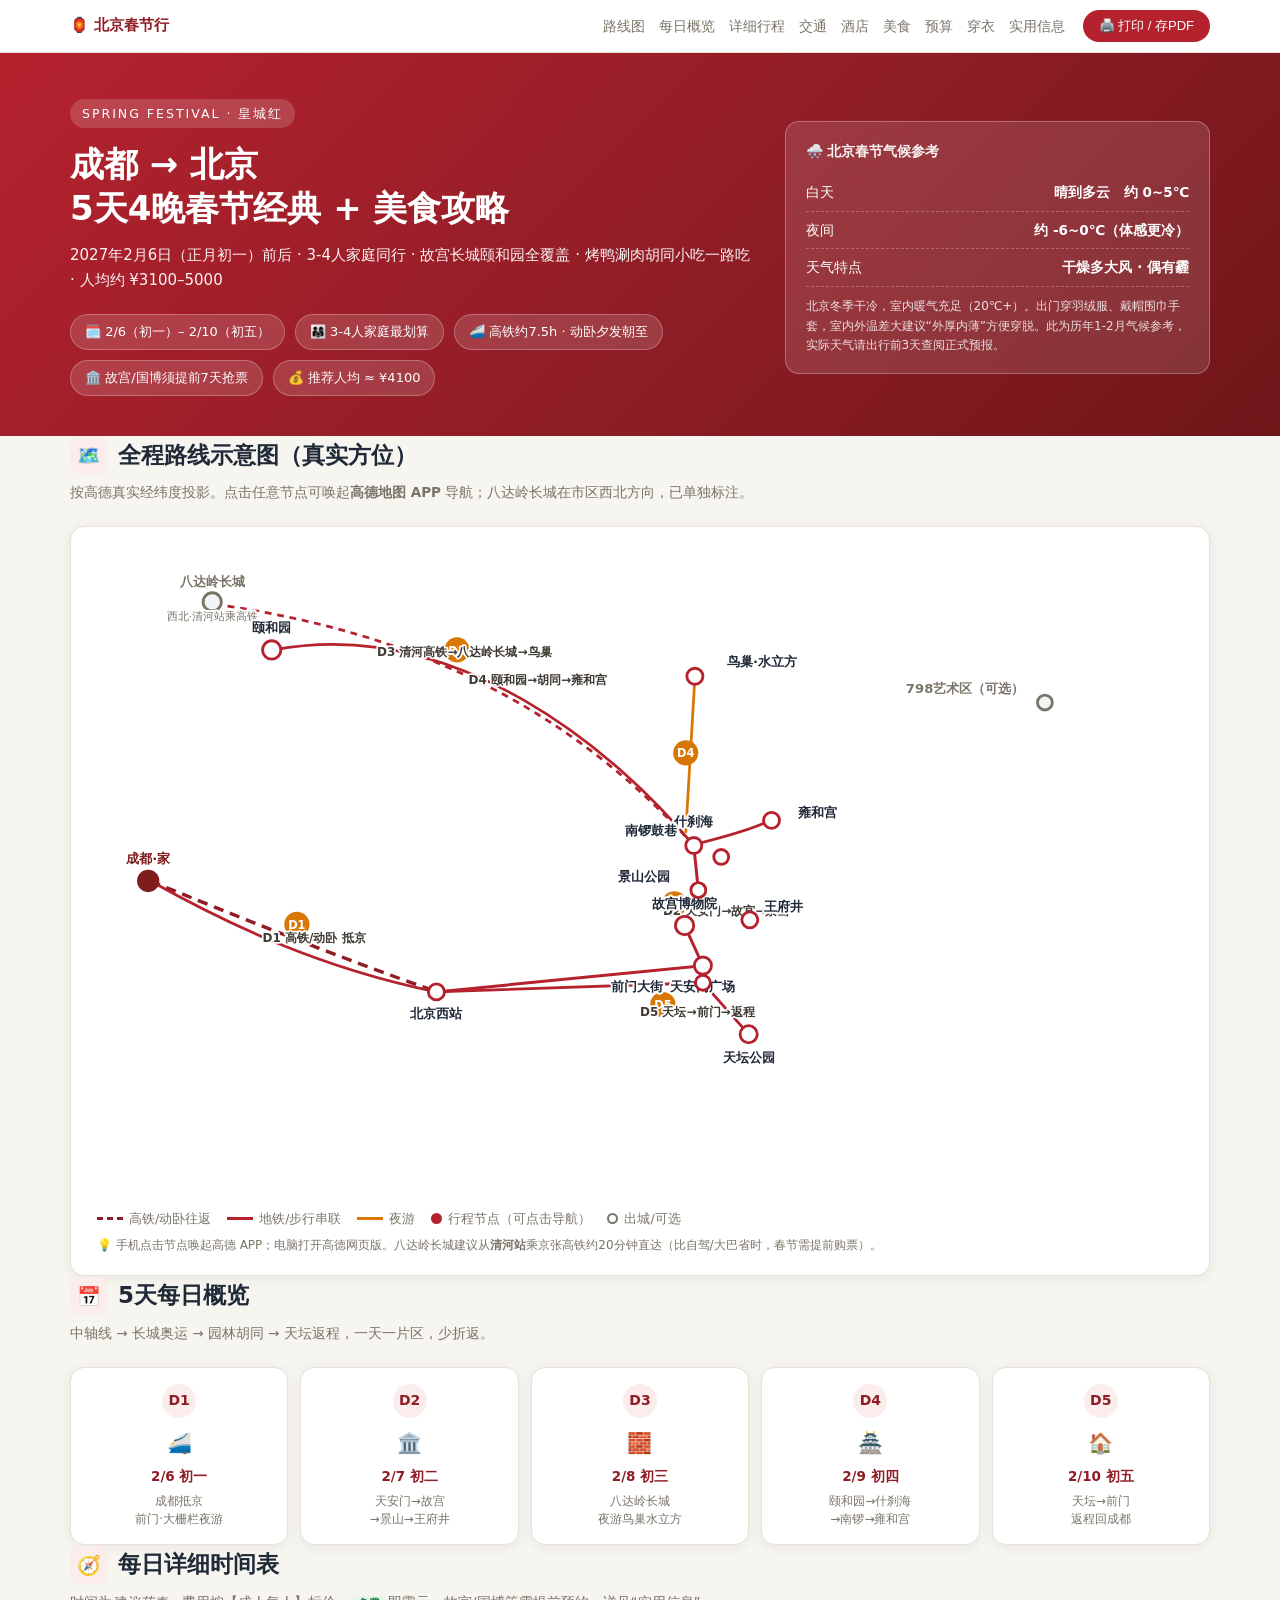
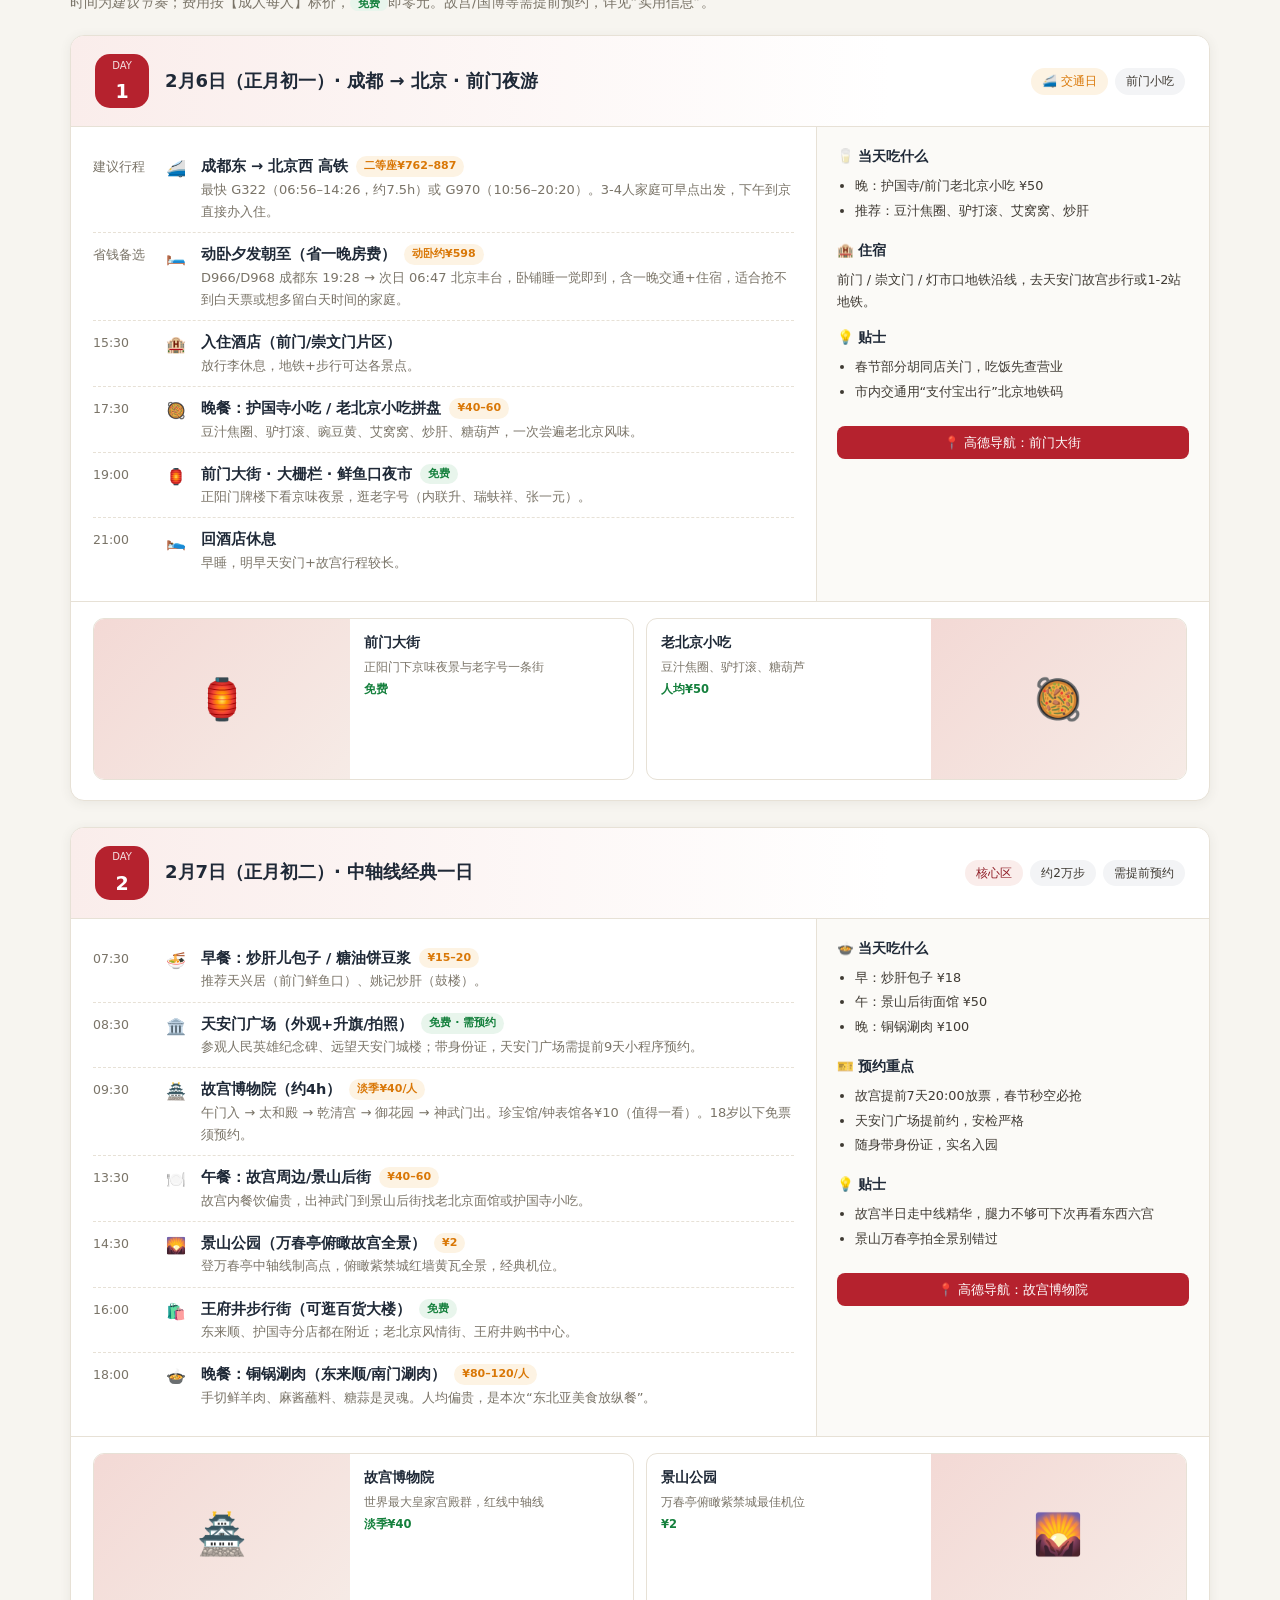
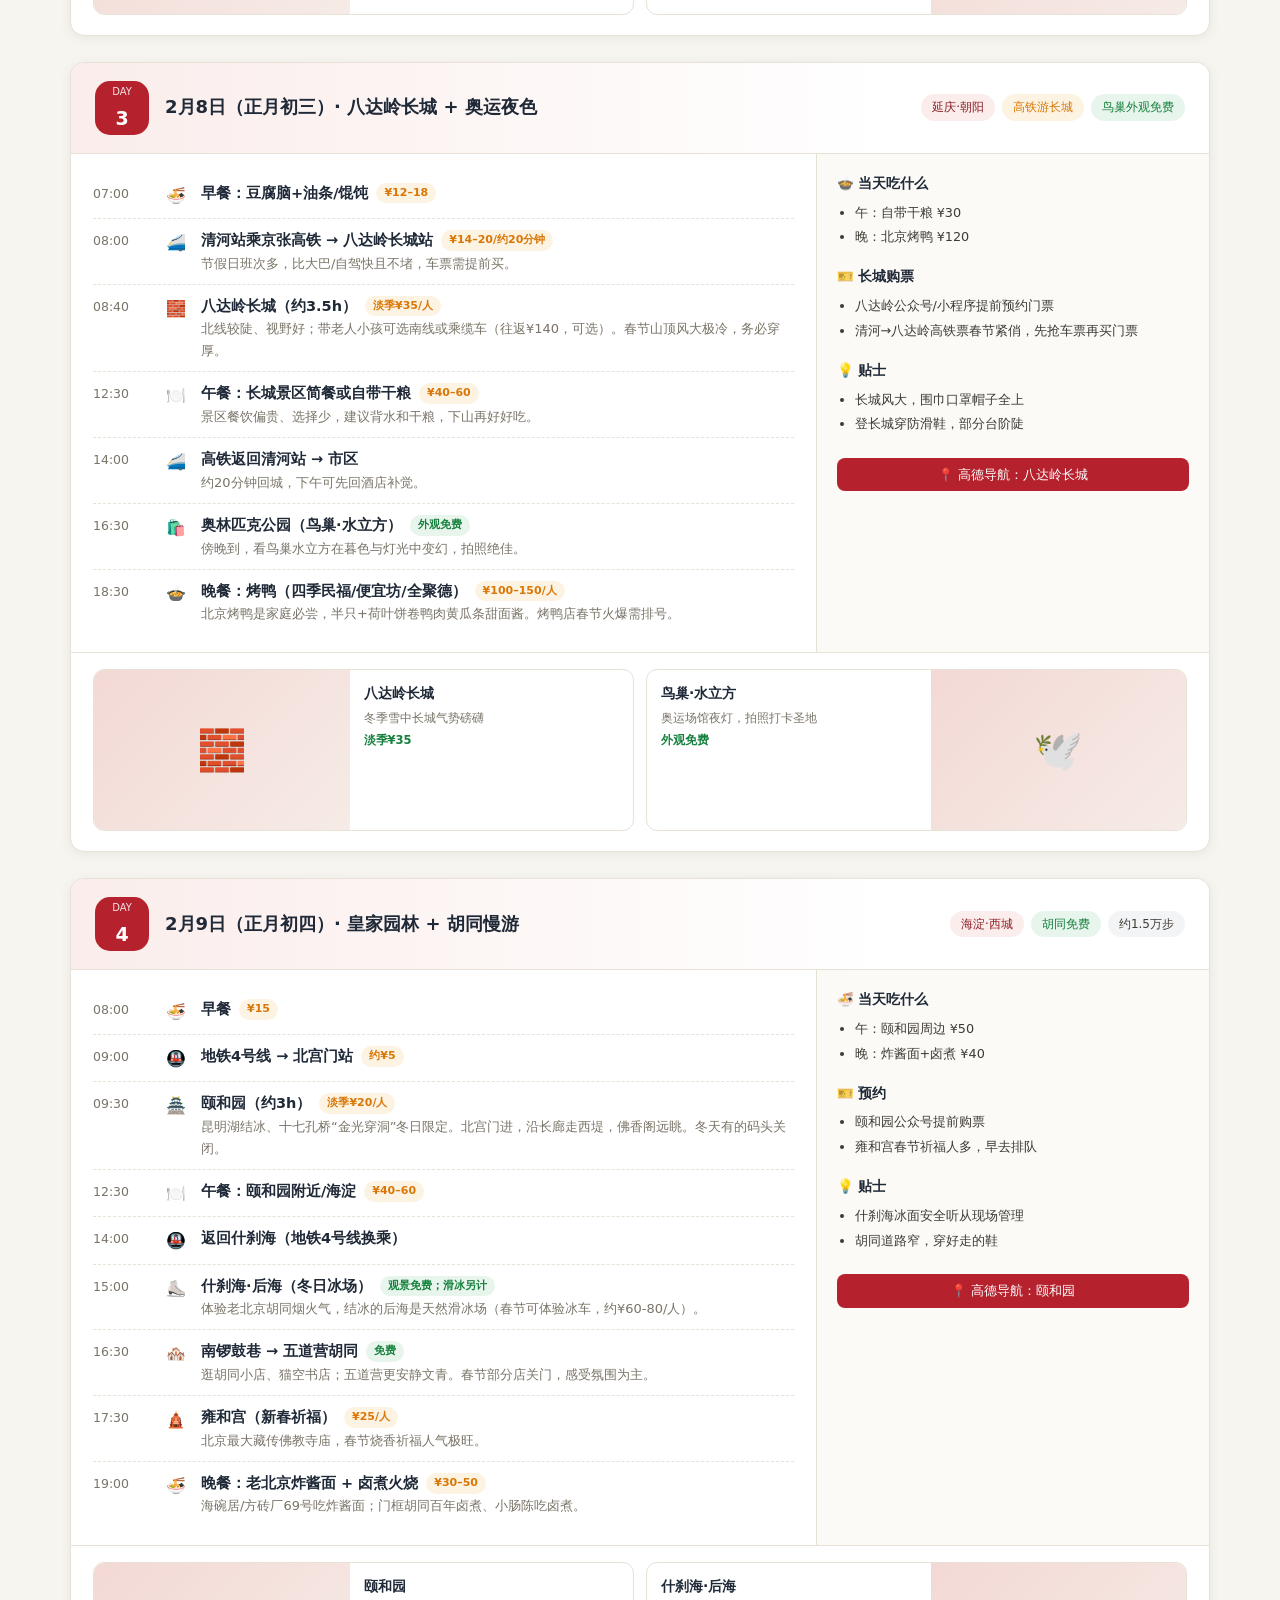
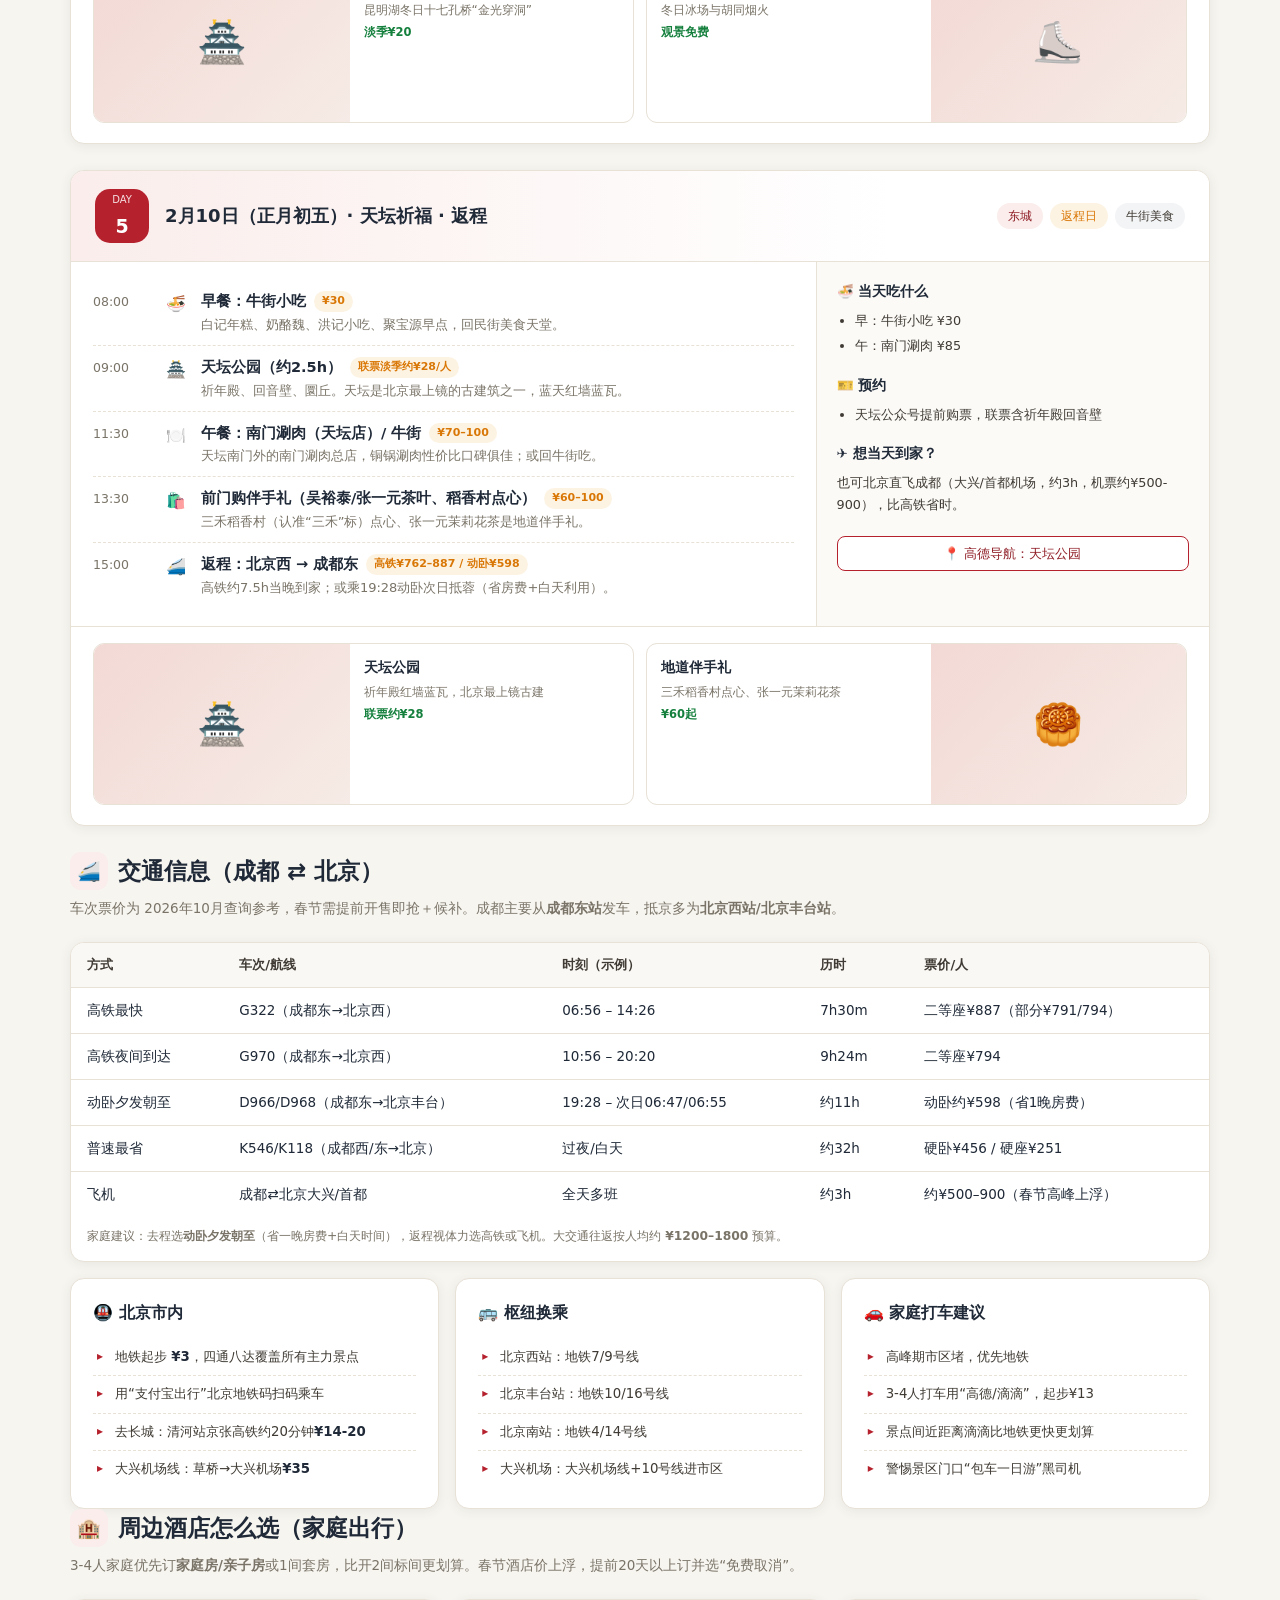
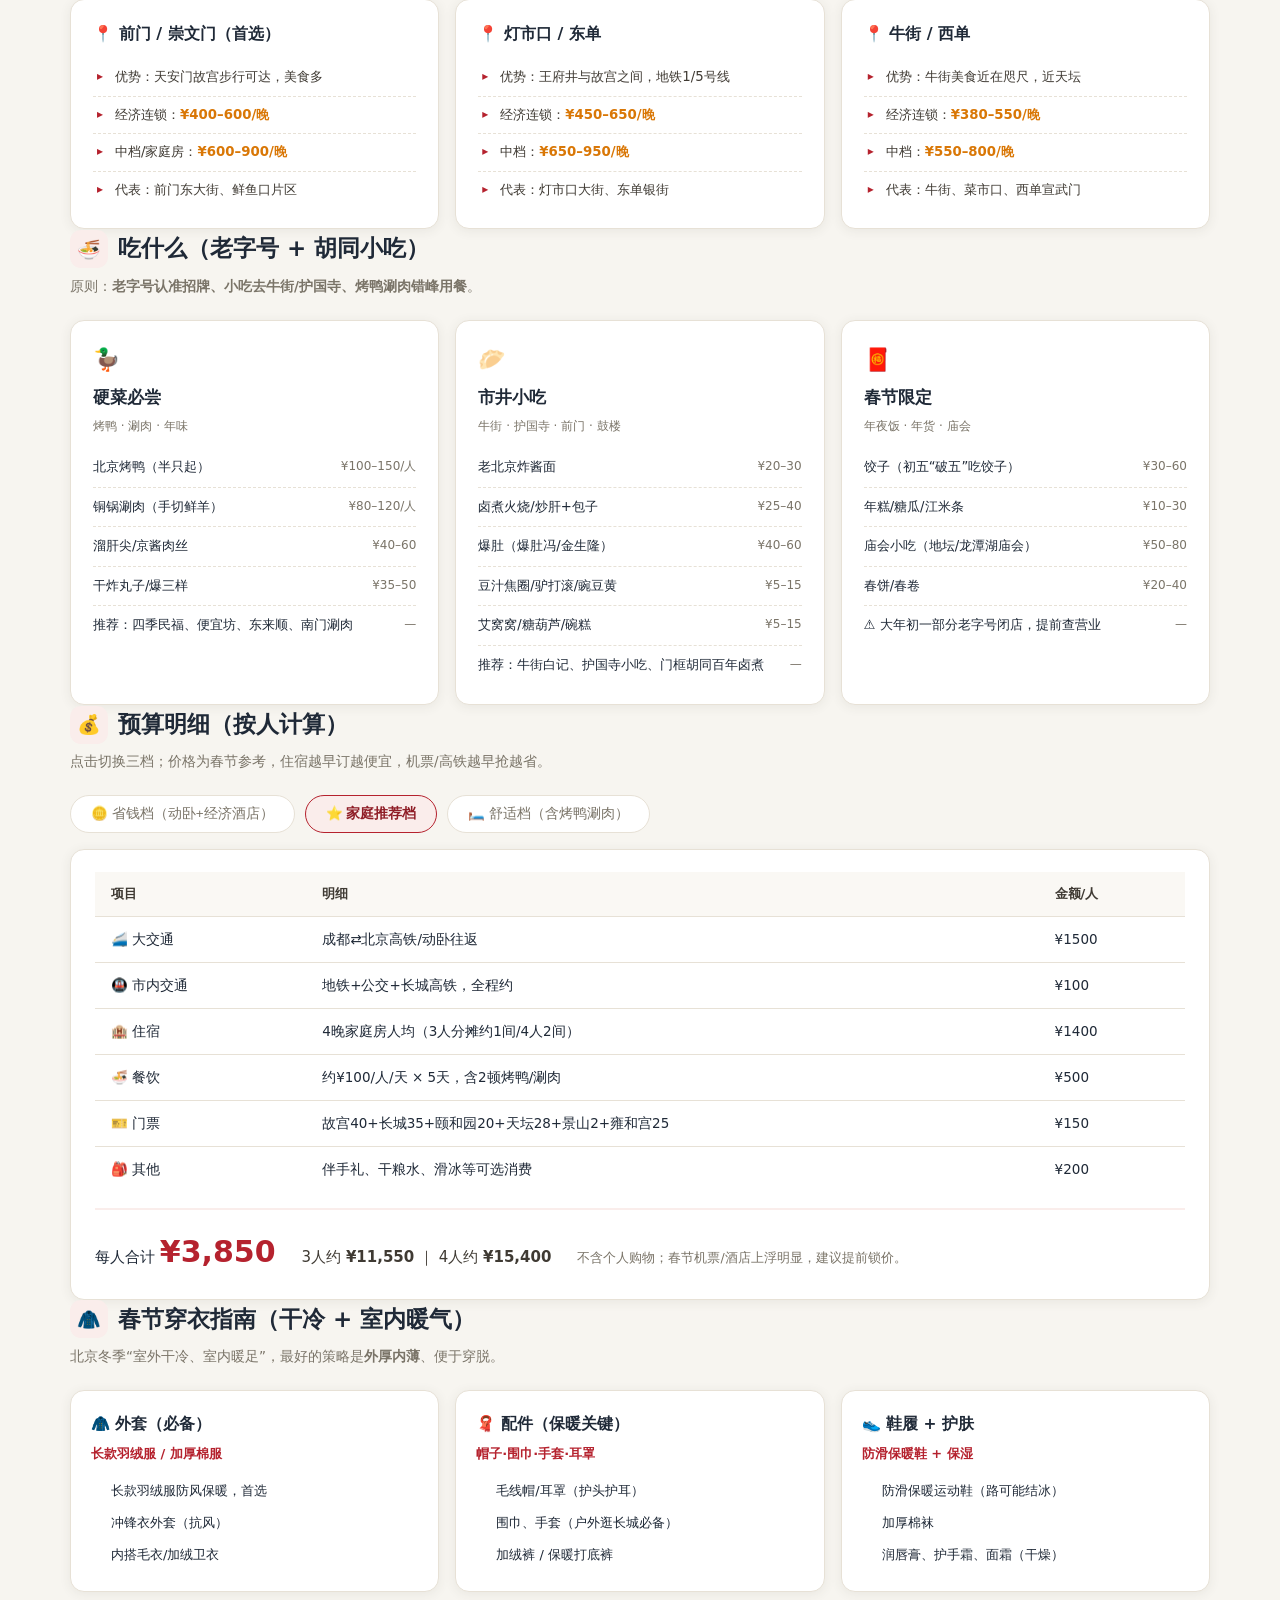
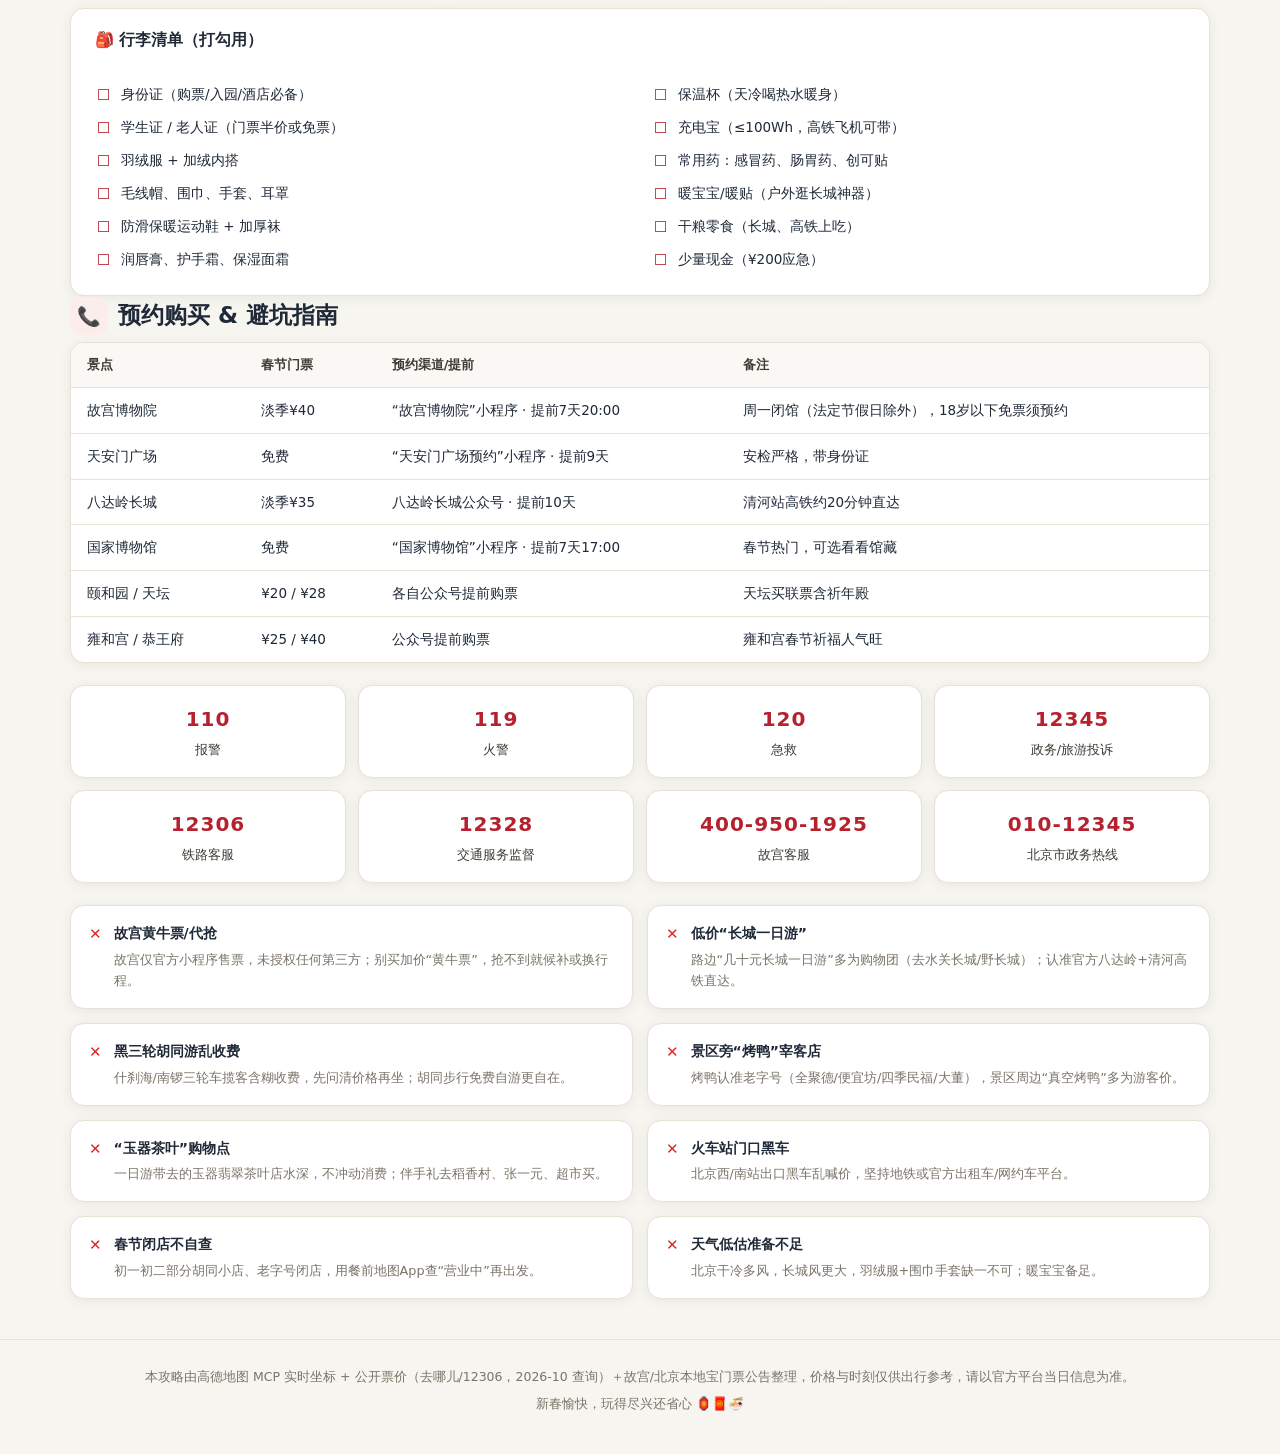
<file: beijing-travel/index.html>
<!DOCTYPE html>
<html lang="zh-CN">
<head>
<meta charset="UTF-8">
<meta name="viewport" content="width=device-width, initial-scale=1.0">
<title>成都→北京 5天4晚春节攻略（经典+美食 · 3-4人家庭）</title>
<style>
/* ========== 基础与变量（皇城红金主题） ========== */
:root{
  --ink:#1f2937;
  --ink-soft:#3f3a33;
  --muted:#7a7468;
  --line:#e7e1d6;
  --paper:#ffffff;
  --bg:#f7f5f0;
  --red:#b5222e;          /* 宫墙红 */
  --red-deep:#8f1d26;
  --red-soft:#faedeb;
  --gold:#d97706;         /* 琉璃金 */
  --gold-soft:#fdf3e3;
  --night:#7f1d1d;
  --blue:#1d4ed8;
  --free:#15803d;
  --shadow:0 2px 12px rgba(63,58,51,.08);
  --radius:14px;
}
*{box-sizing:border-box;margin:0;padding:0;}
html{scroll-behavior:smooth;}
body{
  font-family:"PingFang SC","Microsoft YaHei","Segoe UI",system-ui,sans-serif;
  background:var(--bg);color:var(--ink);line-height:1.7;font-size:15px;
}
a{color:var(--red-deep);text-decoration:none;}
img{display:block;max-width:100%;}
.wrap{max-width:1180px;margin:0 auto;padding:0 20px;}

/* ========== 顶部导航 ========== */
.topnav{position:sticky;top:0;z-index:50;background:rgba(255,255,255,.95);backdrop-filter:blur(8px);border-bottom:1px solid var(--line);}
.topnav .wrap{display:flex;align-items:center;gap:18px;height:52px;overflow-x:auto;}
.brand{font-weight:700;color:var(--red-deep);white-space:nowrap;font-size:15px;}
.topnav nav{display:flex;gap:14px;margin-left:auto;white-space:nowrap;}
.topnav nav a{color:var(--muted);font-size:13.5px;}
.topnav nav a:hover{color:var(--red);}
.btn-print{border:none;cursor:pointer;background:var(--red);color:#fff;padding:7px 16px;border-radius:999px;font-size:13px;white-space:nowrap;}
.btn-print:hover{background:var(--red-deep);}

/* ========== 头部封面 ========== */
.hero{background:linear-gradient(135deg,#b5222e 0%,#8f1d26 55%,#6f1619 100%);color:#fff;padding:46px 0 40px;}
.hero .wrap{display:grid;grid-template-columns:1.6fr 1fr;gap:34px;align-items:center;}
.hero .kicker{display:inline-block;font-size:12.5px;letter-spacing:2px;background:rgba(255,255,255,.16);padding:4px 12px;border-radius:999px;margin-bottom:14px;}
.hero h1{font-size:34px;line-height:1.3;margin-bottom:12px;}
.hero p.sub{font-size:15px;opacity:.94;margin-bottom:20px;}
.hero-stats{display:flex;flex-wrap:wrap;gap:10px;}
.hero-stats span{background:rgba(255,255,255,.14);border:1px solid rgba(255,255,255,.25);padding:6px 14px;border-radius:999px;font-size:13px;}
.weather-card{background:rgba(255,255,255,.12);border:1px solid rgba(255,255,255,.28);border-radius:var(--radius);padding:18px 20px;}
.weather-card h3{font-size:14px;font-weight:600;margin-bottom:10px;opacity:.95;}
.w-row{display:flex;justify-content:space-between;gap:8px;padding:7px 0;border-bottom:1px dashed rgba(255,255,255,.25);font-size:13.5px;}
.w-row:last-child{border-bottom:none;}
.w-row b{font-weight:600;}
.weather-note{margin-top:10px;font-size:12px;opacity:.84;line-height:1.6;}

/* ========== 通用区块 ========== */
section{padding:42px 0 8px;}
.sec-title{display:flex;align-items:center;gap:10px;margin-bottom:6px;}
.sec-title h2{font-size:23px;color:var(--ink);}
.sec-title .ico{width:38px;height:38px;border-radius:11px;background:var(--red-soft);color:var(--red-deep);display:grid;place-items:center;font-size:19px;flex:none;}
.sec-desc{color:var(--muted);font-size:13.5px;margin-bottom:22px;}
.card{background:var(--paper);border:1px solid var(--line);border-radius:var(--radius);box-shadow:var(--shadow);}

/* ========== 自绘 SVG 路线地图 ========== */
.map-card{padding:20px 20px 12px;}
.map-svg{width:100%;height:auto;}
.map-legend{display:flex;flex-wrap:wrap;gap:16px;padding:12px 6px 4px;font-size:12.5px;color:var(--muted);}
.map-legend span{display:inline-flex;align-items:center;gap:6px;}
.lg-line{width:26px;height:0;border-top:3px solid var(--red);display:inline-block;}
.lg-night{border-top:3px dashed var(--red-deep);}
.lg-gold{border-top:3px solid var(--gold);}
.lg-bus{border-top:2px dashed var(--muted);}
.lg-dot{width:11px;height:11px;border-radius:50%;background:var(--red);display:inline-block;}
.lg-dot.opt{background:#fff;border:2px solid var(--muted);}
.map-node{cursor:pointer;}
.map-node circle{fill:#fff;stroke:var(--red);stroke-width:2.5;transition:transform .15s;transform-origin:center;transform-box:fill-box;}
.map-node:hover circle{transform:scale(1.25);stroke:var(--gold);}
.map-node text{font-size:11.5px;fill:var(--ink);font-weight:600;paint-order:stroke;stroke:#fff;stroke-width:3.5px;stroke-linejoin:round;}
.map-node .sub{font-size:9.5px;fill:var(--muted);font-weight:400;}
.node-home circle{fill:var(--night)!important;stroke:var(--night)!important;}
.node-home text{fill:var(--night);}
.node-out circle{fill:#f3f4f6;stroke:var(--muted);}
.node-out text{fill:var(--muted);}
.day-badge{fill:var(--gold);font-size:10px;font-weight:700;}
.route-label{font-size:10.5px;fill:var(--ink-soft);paint-order:stroke;stroke:#fff;stroke-width:3px;stroke-linejoin:round;font-weight:600;}
.map-tip{font-size:12px;color:var(--muted);padding:2px 6px 8px;}

/* ========== 每日概览 ========== */
.overview-grid{display:grid;grid-template-columns:repeat(5,1fr);gap:12px;}
.ov-item{padding:16px 12px;text-align:center;transition:transform .15s;}
.ov-item:hover{transform:translateY(-3px);border-color:var(--red);}
.ov-num{width:34px;height:34px;margin:0 auto 8px;border-radius:50%;background:var(--red-soft);color:var(--red-deep);display:grid;place-items:center;font-weight:700;font-size:14px;}
.ov-item h4{font-size:13.5px;margin-bottom:5px;}
.ov-item p{font-size:12px;color:var(--muted);line-height:1.5;}
.ov-item .ov-ico{font-size:20px;display:block;margin-bottom:5px;}

/* ========== 每日详情 ========== */
.day{padding:0;margin-bottom:26px;overflow:hidden;}
.day-head{display:flex;align-items:center;gap:16px;padding:18px 24px;border-bottom:1px solid var(--line);background:linear-gradient(90deg,var(--red-soft),#fff 72%);}
.day-badge-lg{flex:none;width:54px;height:54px;border-radius:15px;background:var(--red);color:#fff;display:grid;place-items:center;text-align:center;line-height:1.15;font-weight:700;}
.day-badge-lg small{display:block;font-size:10px;font-weight:400;opacity:.85;}
.day-badge-lg b{font-size:19px;}
.day-head h3{font-size:18px;}
.day-head .tags{display:flex;flex-wrap:wrap;gap:7px;margin-left:auto;}
.tag{font-size:12px;padding:3px 11px;border-radius:999px;background:#f3f4f6;color:var(--ink-soft);white-space:nowrap;}
.tag.city{background:var(--red-soft);color:var(--red-deep);}
.tag.free{background:#e8f5ec;color:var(--free);}
.tag.move{background:var(--gold-soft);color:var(--gold);}
.day-body{display:grid;grid-template-columns:1.9fr 1fr;}
.timeline{list-style:none;padding:18px 22px;border-right:1px solid var(--line);}
.tl-item{display:grid;grid-template-columns:58px 30px 1fr;gap:10px;padding:9px 0;border-bottom:1px dashed var(--line);}
.tl-item:last-child{border-bottom:none;}
.tl-time{font-size:12.5px;color:var(--muted);font-variant-numeric:tabular-nums;padding-top:2px;}
.tl-ico{font-size:16px;text-align:center;padding-top:1px;}
.tl-main h4{font-size:14.5px;display:flex;align-items:center;gap:8px;flex-wrap:wrap;}
.tl-main p{font-size:13px;color:var(--muted);}
.cost{font-size:11px;background:var(--gold-soft);color:var(--gold);padding:1px 8px;border-radius:999px;font-weight:600;}
.cost.zero{background:#e8f5ec;color:var(--free);}
.day-side{padding:18px 20px;display:flex;flex-direction:column;gap:14px;background:#fbfaf7;}
.side-box h4{font-size:13.5px;margin-bottom:7px;display:flex;align-items:center;gap:6px;}
.side-box p,.side-box li{font-size:12.8px;color:var(--ink-soft);}
.side-box ul{padding-left:18px;}
.side-box li{margin-bottom:3px;}
.amap-btn{display:inline-block;margin-top:6px;font-size:12.5px;padding:6px 14px;border-radius:8px;background:var(--red);color:#fff;text-align:center;}
.amap-btn:hover{background:var(--red-deep);}
.amap-btn.alt{background:#fff;color:var(--red-deep);border:1px solid var(--red);}
/* 景点图片卡 */
.spot-strip{display:grid;grid-template-columns:repeat(2,1fr);gap:12px;padding:16px 22px 20px;border-top:1px solid var(--line);}
.spot{border:1px solid var(--line);border-radius:11px;overflow:hidden;background:#fff;display:flex;}
.spot-img{position:relative;aspect-ratio:16/10;background:linear-gradient(135deg,#f3d9d5,#f6ebe6);display:grid;place-items:center;color:var(--red-deep);font-size:40px;flex:1;}
.spot-img.img-fallback{background:linear-gradient(135deg,#e3e9f2,#eef1f5);color:var(--blue);}
.spot-img img{width:100%;height:100%;object-fit:cover;}
.spot:nth-child(even){flex-direction:row-reverse;}
.spot-info{padding:12px 14px;flex:1;}
.spot-info h5{font-size:14px;margin-bottom:3px;}
.spot-info p{font-size:12px;color:var(--muted);line-height:1.5;}
.spot-fee{font-size:11.5px;color:var(--free);font-weight:600;}

/* ========== 表格 ========== */
.tbl-card{overflow-x:auto;}
table{width:100%;border-collapse:collapse;font-size:13.5px;min-width:640px;}
th,td{padding:11px 16px;text-align:left;border-bottom:1px solid var(--line);}
th{background:#faf8f4;font-weight:600;color:var(--ink-soft);font-size:13px;white-space:nowrap;}
tbody tr:last-child td{border-bottom:none;}
td.num{font-variant-numeric:tabular-nums;white-space:nowrap;}
.tbl-note{padding:10px 16px 14px;font-size:12.3px;color:var(--muted);}

/* ========== 信息卡 ========== */
.info-grid{display:grid;grid-template-columns:repeat(3,1fr);gap:16px;}
.info-card{padding:20px 22px;}
.info-card h3{font-size:16px;margin-bottom:12px;display:flex;align-items:center;gap:8px;}
.info-card ul{list-style:none;}
.info-card li{font-size:13.3px;padding:7px 0 7px 22px;position:relative;border-bottom:1px dashed var(--line);color:var(--ink-soft);}
.info-card li:last-child{border-bottom:none;}
.info-card li::before{content:"▸";position:absolute;left:4px;color:var(--red);font-size:12px;}
.info-card li b{color:var(--ink);}
.price-tag{color:var(--gold);font-weight:600;}

/* ========== 美食 ========== */
.food-grid{display:grid;grid-template-columns:repeat(3,1fr);gap:16px;}
.food-card{padding:20px 22px;}
.food-card .city-ico{font-size:22px;}
.food-card h3{font-size:16.5px;margin:6px 0 4px;}
.food-card .where{font-size:12px;color:var(--muted);margin-bottom:12px;}
.food-item{display:flex;justify-content:space-between;gap:10px;padding:8px 0;border-bottom:1px dashed var(--line);font-size:13.2px;}
.food-item:last-child{border-bottom:none;}
.food-item em{font-style:normal;color:var(--muted);font-size:12px;white-space:nowrap;}

/* ========== 预算 ========== */
.budget-modes{display:flex;gap:10px;margin-bottom:16px;flex-wrap:wrap;}
.mode-btn{border:1.5px solid var(--line);background:#fff;cursor:pointer;padding:9px 20px;border-radius:999px;font-size:13.5px;color:var(--muted);}
.mode-btn.active{border-color:var(--red);background:var(--red-soft);color:var(--red-deep);font-weight:600;}
.budget-card{padding:22px 24px;}
.budget-total{display:flex;flex-wrap:wrap;gap:26px;align-items:baseline;margin-top:16px;padding-top:16px;border-top:2px solid var(--red-soft);}
.budget-total .big{font-size:30px;font-weight:800;color:var(--red);font-variant-numeric:tabular-nums;}
.budget-total .two{font-size:15px;color:var(--ink-soft);}
.budget-total .hint{font-size:12.5px;color:var(--muted);}

/* ========== 穿衣 ========== */
.wear-grid{display:grid;grid-template-columns:repeat(3,1fr);gap:16px;}
.wear-card{padding:20px;}
.wear-card h3{font-size:15.5px;margin-bottom:6px;}
.wear-card .temp{font-size:13px;color:var(--red);font-weight:600;margin-bottom:10px;}
.wear-card li{font-size:13px;padding:5px 0 5px 20px;list-style:none;}
.checklist{columns:2;gap:24px;padding:20px 24px;}
.checklist li{font-size:13.5px;list-style:none;padding:5px 0 5px 26px;position:relative;break-inside:avoid;}
.checklist li::before{content:"☐";position:absolute;left:2px;color:var(--red);font-size:15px;}

/* ========== 紧急/避坑 ========== */
.sos-grid{display:grid;grid-template-columns:repeat(4,1fr);gap:12px;}
.sos-item{padding:16px;text-align:center;}
.sos-item .n{font-size:20px;font-weight:800;color:var(--red);letter-spacing:1px;}
.sos-item .t{font-size:12.8px;color:var(--ink-soft);margin-top:3px;}
.trap-grid{display:grid;grid-template-columns:repeat(2,1fr);gap:14px;}
.trap-item{padding:16px 18px;display:flex;gap:12px;}
.trap-item .x{color:#dc2626;font-weight:800;flex:none;}
.trap-item h4{font-size:14px;margin-bottom:3px;}
.trap-item p{font-size:12.8px;color:var(--muted);}

/* ========== 页脚 ========== */
footer{margin-top:40px;padding:26px 0 40px;border-top:1px solid var(--line);color:var(--muted);font-size:12.5px;text-align:center;}

/* ========== 响应式 ========== */
@media (max-width:960px){
  .hero .wrap{grid-template-columns:1fr;}
  .overview-grid{grid-template-columns:repeat(3,1fr);}
  .day-body{grid-template-columns:1fr;}
  .timeline{border-right:none;border-bottom:1px solid var(--line);}
  .spot-strip{grid-template-columns:1fr;}
  .info-grid,.food-grid,.wear-grid{grid-template-columns:1fr;}
  .sos-grid{grid-template-columns:repeat(2,1fr);}
  .trap-grid{grid-template-columns:1fr;}
  .checklist{columns:1;}
}
@media (max-width:560px){
  .overview-grid{grid-template-columns:repeat(2,1fr);}
  .hero h1{font-size:26px;}
  .day-head{flex-wrap:wrap;}
  .day-head .tags{margin-left:0;}
}

/* ========== 打印 ========== */
@media print{
  body{background:#fff;font-size:11.5px;}
  .topnav,.btn-print,.no-print{display:none!important;}
  .hero{background:#fff!important;color:#000!important;padding:18px 0;border-bottom:2px solid #000;}
  .hero .wrap{grid-template-columns:1fr;gap:14px;}
  .hero .kicker,.hero-stats span,.weather-card{background:#fff!important;color:#000!important;border:1px solid #888!important;}
  .weather-note,.hero p.sub{color:#333!important;}
  .card,.ov-item,.spot,.info-card,.food-card,.wear-card,.sos-item,.trap-item,.mode-btn{box-shadow:none!important;break-inside:avoid;}
  .day,.map-card,.budget-card{break-inside:avoid;}
  section{padding:16px 0 0;}
  .day-side{background:#fff!important;}
  th{background:#eee!important;-webkit-print-color-adjust:exact;print-color-adjust:exact;}
  *{-webkit-print-color-adjust:exact;print-color-adjust:exact;}
  a{color:#000;text-decoration:underline;}
  @page{margin:12mm;}
}
</style>
</head>
<body>

<!-- 顶部导航（打印隐藏） -->
<div class="topnav no-print">
  <div class="wrap">
    <span class="brand">🏮 北京春节行</span>
    <nav>
      <a href="#map">路线图</a>
      <a href="#overview">每日概览</a>
      <a href="#detail">详细行程</a>
      <a href="#transport">交通</a>
      <a href="#stay">酒店</a>
      <a href="#food">美食</a>
      <a href="#budget">预算</a>
      <a href="#wear">穿衣</a>
      <a href="#tips">实用信息</a>
    </nav>
    <button class="btn-print" onclick="window.print()">🖨️ 打印 / 存PDF</button>
  </div>
</div>

<!-- 封面：标题 + 气候 -->
<header class="hero">
  <div class="wrap">
    <div>
      <span class="kicker">SPRING FESTIVAL · 皇城红</span>
      <h1>成都 → 北京<br>5天4晚春节经典 + 美食攻略</h1>
      <p class="sub">2027年2月6日（正月初一）前后 · 3-4人家庭同行 · 故宫长城颐和园全覆盖 · 烤鸭涮肉胡同小吃一路吃 · 人均约 ¥3100–5000</p>
      <div class="hero-stats">
        <span>🗓️ 2/6（初一）– 2/10（初五）</span>
        <span>👨‍👩‍👧 3-4人家庭最划算</span>
        <span>🚄 高铁约7.5h · 动卧夕发朝至</span>
        <span>🏛️ 故宫/国博须提前7天抢票</span>
        <span>💰 推荐人均 ≈ ¥4100</span>
      </div>
    </div>
    <div class="weather-card">
      <h3>🌨️ 北京春节气候参考</h3>
      <div class="w-row"><span>白天</span><b>晴到多云　约 0~5℃</b></div>
      <div class="w-row"><span>夜间</span><b>约 -6~0℃（体感更冷）</b></div>
      <div class="w-row"><span>天气特点</span><b>干燥多大风 · 偶有霾</b></div>
      <p class="weather-note">北京冬季干冷，室内暖气充足（20℃+）。出门穿羽绒服、戴帽围巾手套，室内外温差大建议“外厚内薄”方便穿脱。此为历年1-2月气候参考，实际天气请出行前3天查阅正式预报。</p>
    </div>
  </div>
</header>

<!-- 自绘路线地图 -->
<section id="map" class="wrap">
  <div class="sec-title"><span class="ico">🗺️</span><h2>全程路线示意图（真实方位）</h2></div>
  <p class="sec-desc">按高德真实经纬度投影。点击任意节点可唤起<strong>高德地图 APP</strong> 导航；八达岭长城在市区西北方向，已单独标注。</p>
  <div class="card map-card">
    <svg class="map-svg" viewBox="0 0 960 560" role="img" aria-label="北京5日游路线图">
      <!-- 路线层 -->
      <!-- 去程：成都→北京 -->
      <path d="M52,292 C 120,320 220,360 300,388" fill="none" stroke="#8f1d26" stroke-width="3" stroke-dasharray="9 6"/>
      <!-- D2 中轴线 -->
      <path d="M302,389 L 535,366 L 519,331 L 531,300 L 527,261" fill="none" stroke="#b5222e" stroke-width="2.6"/>
      <!-- D3 长城（向北出城）+ 鸟巢夜景 -->
      <path d="M527,261 C 400,120 250,70 108,50" fill="none" stroke="#b5222e" stroke-width="2.4" stroke-dasharray="6 5"/>
      <line x1="520" y1="250" x2="528" y2="114" stroke="#d97706" stroke-width="2.4"/>
      <!-- D4 园林→胡同（西→东） -->
      <path d="M160,90 C 320,60 460,180 527,261 M 528,260 C 560,252 580,246 594,239 M 548,268 L 551,271" fill="none" stroke="#b5222e" stroke-width="2.4"/>
      <!-- D5 天坛→前门→返程 -->
      <path d="M575,426 L 535,381 L 302,389 M 302,389 C 200,368 120,330 52,292" fill="none" stroke="#b5222e" stroke-width="2.4"/>

      <!-- 天数角标 -->
      <g><circle cx="180" cy="330" r="11" class="day-badge"/><text x="180" y="334" text-anchor="middle" fill="#fff" font-size="10" font-weight="700">D1</text></g>
      <g><circle cx="510" cy="312" r="11" class="day-badge"/><text x="510" y="316" text-anchor="middle" fill="#fff" font-size="10" font-weight="700">D2</text></g>
      <g><circle cx="320" cy="90" r="11" class="day-badge"/><text x="320" y="94" text-anchor="middle" fill="#fff" font-size="10" font-weight="700">D3</text></g>
      <g><circle cx="520" cy="180" r="11" class="day-badge"/><text x="520" y="184" text-anchor="middle" fill="#fff" font-size="10" font-weight="700">D4</text></g>
      <g><circle cx="500" cy="400" r="11" class="day-badge"/><text x="500" y="404" text-anchor="middle" fill="#fff" font-size="10" font-weight="700">D5</text></g>

      <!-- 路线标签 -->
      <text x="150" y="345" class="route-label">D1 高铁/动卧 抵京</text>
      <text x="500" y="322" class="route-label">D2 天安门→故宫→景山</text>
      <text x="250" y="95" class="route-label">D3 清河高铁→八达岭长城→鸟巢</text>
      <text x="330" y="120" class="route-label" fill="#8f1d26">D4 颐和园→胡同→雍和宫</text>
      <text x="480" y="410" class="route-label">D5 天坛→前门→返程</text>

      <!-- 节点：成都（家） -->
      <a class="map-node node-home" target="_blank" href="https://uri.amap.com/marker?position=104.066301,30.572961&name=成都&coordinate=gaode&callnative=1">
        <circle cx="50" cy="292" r="8.5"/>
        <text x="50" y="276" text-anchor="middle">成都·家</text>
      </a>
      <!-- 北京西站 -->
      <a class="map-node" target="_blank" href="https://uri.amap.com/route?to=116.322033,39.894912&name=北京西站&mode=bus&coordinate=gaode&callnative=1">
        <circle cx="302" cy="389" r="7"/>
        <text x="302" y="412" text-anchor="middle">北京西站</text>
      </a>
      <!-- 天安门 -->
      <a class="map-node" target="_blank" href="https://uri.amap.com/route?to=116.397755,39.903182&name=天安门广场&mode=walk&coordinate=gaode&callnative=1">
        <circle cx="535" cy="366" r="7.5"/>
        <text x="535" y="388" text-anchor="middle">天安门广场</text>
      </a>
      <!-- 故宫 -->
      <a class="map-node" target="_blank" href="https://uri.amap.com/route?to=116.392773,39.914836&name=故宫博物院&mode=walk&coordinate=gaode&callnative=1">
        <circle cx="519" cy="331" r="8"/>
        <text x="519" y="316" text-anchor="middle">故宫博物院</text>
      </a>
      <!-- 景山 -->
      <a class="map-node" target="_blank" href="https://uri.amap.com/route?to=116.396551,39.925875&name=景山公园&mode=walk&coordinate=gaode&callnative=1">
        <circle cx="531" cy="300" r="6.5"/>
        <text x="506" y="292" text-anchor="end">景山公园</text>
      </a>
      <!-- 王府井 -->
      <a class="map-node" target="_blank" href="https://uri.amap.com/route?to=116.411104,39.916917&name=王府井&mode=walk&coordinate=gaode&callnative=1">
        <circle cx="576" cy="326" r="7"/>
        <text x="588" y="318">王府井</text>
      </a>
      <!-- 鸟巢 -->
      <a class="map-node" target="_blank" href="https://uri.amap.com/route?to=116.395615,39.991619&name=国家体育场鸟巢&mode=bus&coordinate=gaode&callnative=1">
        <circle cx="528" cy="113" r="7"/>
        <text x="556" y="104">鸟巢·水立方</text>
      </a>
      <!-- 八达岭长城（出城） -->
      <a class="map-node node-out" target="_blank" href="https://uri.amap.com/route?to=116.016802,40.356188&name=八达岭长城&mode=bus&coordinate=gaode&callnative=1">
        <circle cx="106" cy="48" r="8"/>
        <text x="106" y="34" text-anchor="middle">八达岭长城</text>
        <text x="106" y="64" text-anchor="middle" class="sub">西北·清河站乘高铁</text>
      </a>
      <!-- 颐和园 -->
      <a class="map-node" target="_blank" href="https://uri.amap.com/route?to=116.275179,39.999617&name=颐和园&mode=bus&coordinate=gaode&callnative=1">
        <circle cx="158" cy="90" r="8"/>
        <text x="158" y="74" text-anchor="middle">颐和园</text>
      </a>
      <!-- 什刹海 -->
      <a class="map-node" target="_blank" href="https://uri.amap.com/route?to=116.395411,39.939538&name=什刹海&mode=walk&coordinate=gaode&callnative=1">
        <circle cx="527" cy="261" r="7"/>
        <text x="527" y="244" text-anchor="middle">什刹海</text>
      </a>
      <!-- 南锣鼓巷 -->
      <a class="map-node" target="_blank" href="https://uri.amap.com/route?to=116.403145,39.936302&name=南锣鼓巷&mode=walk&coordinate=gaode&callnative=1">
        <circle cx="551" cy="271" r="6.5"/>
        <text x="512" y="252" text-anchor="end">南锣鼓巷</text>
      </a>
      <!-- 雍和宫 -->
      <a class="map-node" target="_blank" href="https://uri.amap.com/route?to=116.417296,39.947239&name=雍和宫&mode=bus&coordinate=gaode&callnative=1">
        <circle cx="595" cy="239" r="7"/>
        <text x="618" y="236">雍和宫</text>
      </a>
      <!-- 前门大街 -->
      <a class="map-node" target="_blank" href="https://uri.amap.com/route?to=116.398022,39.897549&name=前门大街&mode=walk&coordinate=gaode&callnative=1">
        <circle cx="535" cy="381" r="6.5"/>
        <text x="500" y="388" text-anchor="end">前门大街</text>
      </a>
      <!-- 天坛 -->
      <a class="map-node" target="_blank" href="https://uri.amap.com/route?to=116.410829,39.881913&name=天坛公园&mode=bus&coordinate=gaode&callnative=1">
        <circle cx="575" cy="426" r="7.5"/>
        <text x="575" y="450" text-anchor="middle">天坛公园</text>
      </a>
      <!-- 798 -->
      <a class="map-node node-out" target="_blank" href="https://uri.amap.com/route?to=116.495027,39.983285&name=798艺术区&mode=bus&coordinate=gaode&callnative=1">
        <circle cx="834" cy="136" r="6.5"/>
        <text x="816" y="128" text-anchor="end">798艺术区（可选）</text>
      </a>
    </svg>
    <div class="map-legend no-print">
      <span><i class="lg-line lg-night"></i>高铁/动卧往返</span>
      <span><i class="lg-line"></i>地铁/步行串联</span>
      <span><i class="lg-line lg-gold"></i>夜游</span>
      <span><i class="lg-dot"></i>行程节点（可点击导航）</span>
      <span><i class="lg-dot opt"></i>出城/可选</span>
    </div>
    <p class="map-tip">💡 手机点击节点唤起高德 APP；电脑打开高德网页版。八达岭长城建议从<b>清河站</b>乘京张高铁约20分钟直达（比自驾/大巴省时，春节需提前购票）。</p>
  </div>
</section>

<!-- 每日概览 -->
<section id="overview" class="wrap">
  <div class="sec-title"><span class="ico">📅</span><h2>5天每日概览</h2></div>
  <p class="sec-desc">中轴线 → 长城奥运 → 园林胡同 → 天坛返程，一天一片区，少折返。</p>
  <div class="overview-grid">
    <a class="card ov-item" href="#day1"><span class="ov-num">D1</span><span class="ov-ico">🚄</span><h4>2/6 初一</h4><p>成都抵京<br>前门·大栅栏夜游</p></a>
    <a class="card ov-item" href="#day2"><span class="ov-num">D2</span><span class="ov-ico">🏛️</span><h4>2/7 初二</h4><p>天安门→故宫<br>→景山→王府井</p></a>
    <a class="card ov-item" href="#day3"><span class="ov-num">D3</span><span class="ov-ico">🧱</span><h4>2/8 初三</h4><p>八达岭长城<br>夜游鸟巢水立方</p></a>
    <a class="card ov-item" href="#day4"><span class="ov-num">D4</span><span class="ov-ico">🏯</span><h4>2/9 初四</h4><p>颐和园→什刹海<br>→南锣→雍和宫</p></a>
    <a class="card ov-item" href="#day5"><span class="ov-num">D5</span><span class="ov-ico">🏠</span><h4>2/10 初五</h4><p>天坛→前门<br>返程回成都</p></a>
  </div>
</section>

<!-- 详细行程 -->
<section id="detail" class="wrap">
  <div class="sec-title"><span class="ico">🧭</span><h2>每日详细时间表</h2></div>
  <p class="sec-desc">时间为<i>建议节奏</i>；费用按【成人每人】标价，<span class="cost zero">免费</span>即零元。故宫/国博等需提前预约，详见“实用信息”。</p>

  <!-- D1 -->
  <div class="card day" id="day1">
    <div class="day-head">
      <div class="day-badge-lg"><small>DAY</small><b>1</b></div>
      <div><h3>2月6日（正月初一）· 成都 → 北京 · 前门夜游</h3></div>
      <div class="tags"><span class="tag move">🚄 交通日</span><span class="tag">前门小吃</span></div>
    </div>
    <div class="day-body">
      <ul class="timeline">
        <li class="tl-item"><span class="tl-time">建议行程</span><span class="tl-ico">🚄</span><div class="tl-main"><h4>成都东 → 北京西 高铁 <span class="cost">二等座¥762–887</span></h4><p>最快 G322（06:56–14:26，约7.5h）或 G970（10:56–20:20）。3-4人家庭可早点出发，下午到京直接办入住。</p></div></li>
        <li class="tl-item"><span class="tl-time">省钱备选</span><span class="tl-ico">🛏️</span><div class="tl-main"><h4>动卧夕发朝至（省一晚房费）<span class="cost">动卧约¥598</span></h4><p>D966/D968 成都东 19:28 → 次日 06:47 北京丰台，卧铺睡一觉即到，含一晚交通+住宿，适合抢不到白天票或想多留白天时间的家庭。</p></div></li>
        <li class="tl-item"><span class="tl-time">15:30</span><span class="tl-ico">🏨</span><div class="tl-main"><h4>入住酒店（前门/崇文门片区）</h4><p>放行李休息，地铁+步行可达各景点。</p></div></li>
        <li class="tl-item"><span class="tl-time">17:30</span><span class="tl-ico">🥘</span><div class="tl-main"><h4>晚餐：护国寺小吃 / 老北京小吃拼盘 <span class="cost">¥40–60</span></h4><p>豆汁焦圈、驴打滚、豌豆黄、艾窝窝、炒肝、糖葫芦，一次尝遍老北京风味。</p></div></li>
        <li class="tl-item"><span class="tl-time">19:00</span><span class="tl-ico">🏮</span><div class="tl-main"><h4>前门大街 · 大栅栏 · 鲜鱼口夜市 <span class="cost zero">免费</span></h4><p>正阳门牌楼下看京味夜景，逛老字号（内联升、瑞蚨祥、张一元）。</p></div></li>
        <li class="tl-item"><span class="tl-time">21:00</span><span class="tl-ico">🛌</span><div class="tl-main"><h4>回酒店休息</h4><p>早睡，明早天安门+故宫行程较长。</p></div></li>
      </ul>
      <div class="day-side">
        <div class="side-box"><h4>🥛 当天吃什么</h4><ul><li>晚：护国寺/前门老北京小吃 ¥50</li><li>推荐：豆汁焦圈、驴打滚、艾窝窝、炒肝</li></ul></div>
        <div class="side-box"><h4>🏨 住宿</h4><p>前门 / 崇文门 / 灯市口地铁沿线，去天安门故宫步行或1-2站地铁。</p></div>
        <div class="side-box"><h4>💡 贴士</h4><ul><li>春节部分胡同店关门，吃饭先查营业</li><li>市内交通用“支付宝出行”北京地铁码</li></ul></div>
        <a class="amap-btn" target="_blank" href="https://uri.amap.com/route?to=116.398022,39.897549&name=前门大街&mode=walk&coordinate=gaode&callnative=1">📍 高德导航：前门大街</a>
      </div>
    </div>
    <div class="spot-strip">
      <div class="spot"><div class="spot-img">🏮<img src="https://trae-api-cn.mchost.guru/api/ide/v1/text_to_image?prompt=Qianmen%20Street%20Beijing%20red%20lanterns%20old%20shops%20traditional%20Chinese%20architecture%20winter%20evening%20photography&image_size=landscape_16_9" alt="前门大街" onerror="this.remove()"></div><div class="spot-info"><h5>前门大街</h5><p>正阳门下京味夜景与老字号一条街</p><span class="spot-fee">免费</span></div></div>
      <div class="spot"><div class="spot-img">🥘<img src="https://trae-api-cn.mchost.guru/api/ide/v1/text_to_image?prompt=old%20Beijing%20snacks%20Lvdagun%20Wandouhuang%20sugar%20gourd%20winter%20street%20food%20photography&image_size=landscape_16_9" alt="老北京小吃" onerror="this.remove()"></div><div class="spot-info"><h5>老北京小吃</h5><p>豆汁焦圈、驴打滚、糖葫芦</p><span class="spot-fee">人均¥50</span></div></div>
    </div>
  </div>

  <!-- D2 -->
  <div class="card day" id="day2">
    <div class="day-head">
      <div class="day-badge-lg"><small>DAY</small><b>2</b></div>
      <div><h3>2月7日（正月初二）· 中轴线经典一日</h3></div>
      <div class="tags"><span class="tag city">核心区</span><span class="tag">约2万步</span><span class="tag">需提前预约</span></div>
    </div>
    <div class="day-body">
      <ul class="timeline">
        <li class="tl-item"><span class="tl-time">07:30</span><span class="tl-ico">🍜</span><div class="tl-main"><h4>早餐：炒肝儿包子 / 糖油饼豆浆 <span class="cost">¥15–20</span></h4><p>推荐天兴居（前门鲜鱼口）、姚记炒肝（鼓楼）。</p></div></li>
        <li class="tl-item"><span class="tl-time">08:30</span><span class="tl-ico">🏛️</span><div class="tl-main"><h4>天安门广场（外观+升旗/拍照）<span class="cost zero">免费 · 需预约</span></h4><p>参观人民英雄纪念碑、远望天安门城楼；带身份证，天安门广场需提前9天小程序预约。</p></div></li>
        <li class="tl-item"><span class="tl-time">09:30</span><span class="tl-ico">🏯</span><div class="tl-main"><h4>故宫博物院（约4h）<span class="cost">淡季¥40/人</span></h4><p>午门入 → 太和殿 → 乾清宫 → 御花园 → 神武门出。珍宝馆/钟表馆各¥10（值得一看）。18岁以下免票须预约。</p></div></li>
        <li class="tl-item"><span class="tl-time">13:30</span><span class="tl-ico">🍽️</span><div class="tl-main"><h4>午餐：故宫周边/景山后街 <span class="cost">¥40–60</span></h4><p>故宫内餐饮偏贵，出神武门到景山后街找老北京面馆或护国寺小吃。</p></div></li>
        <li class="tl-item"><span class="tl-time">14:30</span><span class="tl-ico">🌄</span><div class="tl-main"><h4>景山公园（万春亭俯瞰故宫全景）<span class="cost">¥2</span></h4><p>登万春亭中轴线制高点，俯瞰紫禁城红墙黄瓦全景，经典机位。</p></div></li>
        <li class="tl-item"><span class="tl-time">16:00</span><span class="tl-ico">🛍️</span><div class="tl-main"><h4>王府井步行街（可逛百货大楼）<span class="cost zero">免费</span></h4><p>东来顺、护国寺分店都在附近；老北京风情街、王府井购书中心。</p></div></li>
        <li class="tl-item"><span class="tl-time">18:00</span><span class="tl-ico">🍲</span><div class="tl-main"><h4>晚餐：铜锅涮肉（东来顺/南门涮肉）<span class="cost">¥80–120/人</span></h4><p>手切鲜羊肉、麻酱蘸料、糖蒜是灵魂。人均偏贵，是本次“东北亚美食放纵餐”。</p></div></li>
      </ul>
      <div class="day-side">
        <div class="side-box"><h4>🍲 当天吃什么</h4><ul><li>早：炒肝包子 ¥18</li><li>午：景山后街面馆 ¥50</li><li>晚：铜锅涮肉 ¥100</li></ul></div>
        <div class="side-box"><h4>🎫 预约重点</h4><ul><li>故宫提前7天20:00放票，春节秒空必抢</li><li>天安门广场提前约，安检严格</li><li>随身带身份证，实名入园</li></ul></div>
        <div class="side-box"><h4>💡 贴士</h4><ul><li>故宫半日走中线精华，腿力不够可下次再看东西六宫</li><li>景山万春亭拍全景别错过</li></ul></div>
        <a class="amap-btn" target="_blank" href="https://uri.amap.com/route?to=116.392773,39.914836&name=故宫博物院&mode=walk&coordinate=gaode&callnative=1">📍 高德导航：故宫博物院</a>
      </div>
    </div>
    <div class="spot-strip">
      <div class="spot"><div class="spot-img">🏯<img src="https://trae-api-cn.mchost.guru/api/ide/v1/text_to_image?prompt=Forbidden%20City%20Beijing%20red%20walls%20golden%20roofs%20imperial%20palace%20winter%20photography&image_size=landscape_16_9" alt="故宫博物院" onerror="this.remove()"></div><div class="spot-info"><h5>故宫博物院</h5><p>世界最大皇家宫殿群，红线中轴线</p><span class="spot-fee">淡季¥40</span></div></div>
      <div class="spot"><div class="spot-img">🌄<img src="https://trae-api-cn.mchost.guru/api/ide/v1/text_to_image?prompt=Jingshan%20Park%20Beijing%20Wanchun%20Pavilion%20overlooking%20Forbidden%20City%20winter%20photography&image_size=landscape_16_9" alt="景山公园" onerror="this.remove()"></div><div class="spot-info"><h5>景山公园</h5><p>万春亭俯瞰紫禁城最佳机位</p><span class="spot-fee">¥2</span></div></div>
    </div>
  </div>

  <!-- D3 -->
  <div class="card day" id="day3">
    <div class="day-head">
      <div class="day-badge-lg"><small>DAY</small><b>3</b></div>
      <div><h3>2月8日（正月初三）· 八达岭长城 + 奥运夜色</h3></div>
      <div class="tags"><span class="tag city">延庆·朝阳</span><span class="tag move">高铁游长城</span><span class="tag free">鸟巢外观免费</span></div>
    </div>
    <div class="day-body">
      <ul class="timeline">
        <li class="tl-item"><span class="tl-time">07:00</span><span class="tl-ico">🍜</span><div class="tl-main"><h4>早餐：豆腐脑+油条/馄饨 <span class="cost">¥12–18</span></h4></div></li>
        <li class="tl-item"><span class="tl-time">08:00</span><span class="tl-ico">🚄</span><div class="tl-main"><h4>清河站乘京张高铁 → 八达岭长城站 <span class="cost">¥14–20/约20分钟</span></h4><p>节假日班次多，比大巴/自驾快且不堵，车票需提前买。</p></div></li>
        <li class="tl-item"><span class="tl-time">08:40</span><span class="tl-ico">🧱</span><div class="tl-main"><h4>八达岭长城（约3.5h）<span class="cost">淡季¥35/人</span></h4><p>北线较陡、视野好；带老人小孩可选南线或乘缆车（往返¥140，可选）。春节山顶风大极冷，务必穿厚。</p></div></li>
        <li class="tl-item"><span class="tl-time">12:30</span><span class="tl-ico">🍽️</span><div class="tl-main"><h4>午餐：长城景区简餐或自带干粮 <span class="cost">¥40–60</span></h4><p>景区餐饮偏贵、选择少，建议背水和干粮，下山再好好吃。</p></div></li>
        <li class="tl-item"><span class="tl-time">14:00</span><span class="tl-ico">🚄</span><div class="tl-main"><h4>高铁返回清河站 → 市区</h4><p>约20分钟回城，下午可先回酒店补觉。</p></div></li>
        <li class="tl-item"><span class="tl-time">16:30</span><span class="tl-ico">🛍️</span><div class="tl-main"><h4>奥林匹克公园（鸟巢·水立方）<span class="cost zero">外观免费</span></h4><p>傍晚到，看鸟巢水立方在暮色与灯光中变幻，拍照绝佳。</p></div></li>
        <li class="tl-item"><span class="tl-time">18:30</span><span class="tl-ico">🍲</span><div class="tl-main"><h4>晚餐：烤鸭（四季民福/便宜坊/全聚德）<span class="cost">¥100–150/人</span></h4><p>北京烤鸭是家庭必尝，半只+荷叶饼卷鸭肉黄瓜条甜面酱。烤鸭店春节火爆需排号。</p></div></li>
      </ul>
      <div class="day-side">
        <div class="side-box"><h4>🍲 当天吃什么</h4><ul><li>午：自带干粮 ¥30</li><li>晚：北京烤鸭 ¥120</li></ul></div>
        <div class="side-box"><h4>🎫 长城购票</h4><ul><li>八达岭公众号/小程序提前预约门票</li><li>清河→八达岭高铁票春节紧俏，先抢车票再买门票</li></ul></div>
        <div class="side-box"><h4>💡 贴士</h4><ul><li>长城风大，围巾口罩帽子全上</li><li>登长城穿防滑鞋，部分台阶陡</li></ul></div>
        <a class="amap-btn" target="_blank" href="https://uri.amap.com/route?to=116.016802,40.356188&name=八达岭长城&mode=bus&coordinate=gaode&callnative=1">📍 高德导航：八达岭长城</a>
      </div>
    </div>
    <div class="spot-strip">
      <div class="spot"><div class="spot-img">🧱<img src="https://trae-api-cn.mchost.guru/api/ide/v1/text_to_image?prompt=Badaling%20Great%20Wall%20Beijing%20snow%20winter%20grand%20panorama%20photography&image_size=landscape_16_9" alt="八达岭长城" onerror="this.remove()"></div><div class="spot-info"><h5>八达岭长城</h5><p>冬季雪中长城气势磅礴</p><span class="spot-fee">淡季¥35</span></div></div>
      <div class="spot"><div class="spot-img">🕊️<img src="https://trae-api-cn.mchost.guru/api/ide/v1/text_to_image?prompt=Beijing%20National%20Stadium%20Birds%20Nest%20Water%20Cube%20night%20lights%20winter%20photography&image_size=landscape_16_9" alt="鸟巢水立方" onerror="this.remove()"></div><div class="spot-info"><h5>鸟巢·水立方</h5><p>奥运场馆夜灯，拍照打卡圣地</p><span class="spot-fee">外观免费</span></div></div>
    </div>
  </div>

  <!-- D4 -->
  <div class="card day" id="day4">
    <div class="day-head">
      <div class="day-badge-lg"><small>DAY</small><b>4</b></div>
      <div><h3>2月9日（正月初四）· 皇家园林 + 胡同慢游</h3></div>
      <div class="tags"><span class="tag city">海淀·西城</span><span class="tag free">胡同免费</span><span class="tag">约1.5万步</span></div>
    </div>
    <div class="day-body">
      <ul class="timeline">
        <li class="tl-item"><span class="tl-time">08:00</span><span class="tl-ico">🍜</span><div class="tl-main"><h4>早餐 <span class="cost">¥15</span></h4></div></li>
        <li class="tl-item"><span class="tl-time">09:00</span><span class="tl-ico">🚇</span><div class="tl-main"><h4>地铁4号线 → 北宫门站 <span class="cost">约¥5</span></h4></div></li>
        <li class="tl-item"><span class="tl-time">09:30</span><span class="tl-ico">🏯</span><div class="tl-main"><h4>颐和园（约3h）<span class="cost">淡季¥20/人</span></h4><p>昆明湖结冰、十七孔桥“金光穿洞”冬日限定。北宫门进，沿长廊走西堤，佛香阁远眺。冬天有的码头关闭。</p></div></li>
        <li class="tl-item"><span class="tl-time">12:30</span><span class="tl-ico">🍽️</span><div class="tl-main"><h4>午餐：颐和园附近/海淀 <span class="cost">¥40–60</span></h4></div></li>
        <li class="tl-item"><span class="tl-time">14:00</span><span class="tl-ico">🚇</span><div class="tl-main"><h4>返回什刹海（地铁4号线换乘）</h4></div></li>
        <li class="tl-item"><span class="tl-time">15:00</span><span class="tl-ico">⛸️</span><div class="tl-main"><h4>什刹海·后海（冬日冰场）<span class="cost zero">观景免费；滑冰另计</span></h4><p>体验老北京胡同烟火气，结冰的后海是天然滑冰场（春节可体验冰车，约¥60-80/人）。</p></div></li>
        <li class="tl-item"><span class="tl-time">16:30</span><span class="tl-ico">🏘️</span><div class="tl-main"><h4>南锣鼓巷 → 五道营胡同 <span class="cost zero">免费</span></h4><p>逛胡同小店、猫空书店；五道营更安静文青。春节部分店关门，感受氛围为主。</p></div></li>
        <li class="tl-item"><span class="tl-time">17:30</span><span class="tl-ico">🛕</span><div class="tl-main"><h4>雍和宫（新春祈福）<span class="cost">¥25/人</span></h4><p>北京最大藏传佛教寺庙，春节烧香祈福人气极旺。</p></div></li>
        <li class="tl-item"><span class="tl-time">19:00</span><span class="tl-ico">🍜</span><div class="tl-main"><h4>晚餐：老北京炸酱面 + 卤煮火烧 <span class="cost">¥30–50</span></h4><p>海碗居/方砖厂69号吃炸酱面；门框胡同百年卤煮、小肠陈吃卤煮。</p></div></li>
      </ul>
      <div class="day-side">
        <div class="side-box"><h4>🍜 当天吃什么</h4><ul><li>午：颐和园周边 ¥50</li><li>晚：炸酱面+卤煮 ¥40</li></ul></div>
        <div class="side-box"><h4>🎫 预约</h4><ul><li>颐和园公众号提前购票</li><li>雍和宫春节祈福人多，早去排队</li></ul></div>
        <div class="side-box"><h4>💡 贴士</h4><ul><li>什刹海冰面安全听从现场管理</li><li>胡同道路窄，穿好走的鞋</li></ul></div>
        <a class="amap-btn" target="_blank" href="https://uri.amap.com/route?to=116.275179,39.999617&name=颐和园&mode=bus&coordinate=gaode&callnative=1">📍 高德导航：颐和园</a>
      </div>
    </div>
    <div class="spot-strip">
      <div class="spot"><div class="spot-img">🏯<img src="https://trae-api-cn.mchost.guru/api/ide/v1/text_to_image?prompt=Summer%20Palace%20Beijing%20Kunming%20Lake%20Seventeen%20Arch%20Bridge%20winter%20photography&image_size=landscape_16_9" alt="颐和园" onerror="this.remove()"></div><div class="spot-info"><h5>颐和园</h5><p>昆明湖冬日十七孔桥“金光穿洞”</p><span class="spot-fee">淡季¥20</span></div></div>
      <div class="spot"><div class="spot-img">⛸️<img src="https://trae-api-cn.mchost.guru/api/ide/v1/text_to_image?prompt=Shichahai%20Beijing%20frozen%20lake%20ice%20skating%20Hutong%20winter%20photography&image_size=landscape_16_9" alt="什刹海" onerror="this.remove()"></div><div class="spot-info"><h5>什刹海·后海</h5><p>冬日冰场与胡同烟火</p><span class="spot-fee">观景免费</span></div></div>
    </div>
  </div>

  <!-- D5 -->
  <div class="card day" id="day5">
    <div class="day-head">
      <div class="day-badge-lg"><small>DAY</small><b>5</b></div>
      <div><h3>2月10日（正月初五）· 天坛祈福 · 返程</h3></div>
      <div class="tags"><span class="tag city">东城</span><span class="tag move">返程日</span><span class="tag">牛街美食</span></div>
    </div>
    <div class="day-body">
      <ul class="timeline">
        <li class="tl-item"><span class="tl-time">08:00</span><span class="tl-ico">🍜</span><div class="tl-main"><h4>早餐：牛街小吃 <span class="cost">¥30</span></h4><p>白记年糕、奶酪魏、洪记小吃、聚宝源早点，回民街美食天堂。</p></div></li>
        <li class="tl-item"><span class="tl-time">09:00</span><span class="tl-ico">🏯</span><div class="tl-main"><h4>天坛公园（约2.5h）<span class="cost">联票淡季约¥28/人</span></h4><p>祈年殿、回音壁、圜丘。天坛是北京最上镜的古建筑之一，蓝天红墙蓝瓦。</p></div></li>
        <li class="tl-item"><span class="tl-time">11:30</span><span class="tl-ico">🍽️</span><div class="tl-main"><h4>午餐：南门涮肉（天坛店）/ 牛街 <span class="cost">¥70–100</span></h4><p>天坛南门外的南门涮肉总店，铜锅涮肉性价比口碑俱佳；或回牛街吃。</p></div></li>
        <li class="tl-item"><span class="tl-time">13:30</span><span class="tl-ico">🛍️</span><div class="tl-main"><h4>前门购伴手礼（吴裕泰/张一元茶叶、稻香村点心）<span class="cost">¥60–100</span></h4><p>三禾稻香村（认准“三禾”标）点心、张一元茉莉花茶是地道伴手礼。</p></div></li>
        <li class="tl-item"><span class="tl-time">15:00</span><span class="tl-ico">🚄</span><div class="tl-main"><h4>返程：北京西 → 成都东 <span class="cost">高铁¥762–887 / 动卧¥598</span></h4><p>高铁约7.5h当晚到家；或乘19:28动卧次日抵蓉（省房费+白天利用）。</p></div></li>
      </ul>
      <div class="day-side">
        <div class="side-box"><h4>🍜 当天吃什么</h4><ul><li>早：牛街小吃 ¥30</li><li>午：南门涮肉 ¥85</li></ul></div>
        <div class="side-box"><h4>🎫 预约</h4><ul><li>天坛公众号提前购票，联票含祈年殿回音壁</li></ul></div>
        <div class="side-box"><h4>✈️ 想当天到家？</h4><p>也可北京直飞成都（大兴/首都机场，约3h，机票约¥500-900），比高铁省时。</p></div>
        <a class="amap-btn alt" target="_blank" href="https://uri.amap.com/route?to=116.410829,39.881913&name=天坛公园&mode=bus&coordinate=gaode&callnative=1">📍 高德导航：天坛公园</a>
      </div>
    </div>
    <div class="spot-strip">
      <div class="spot"><div class="spot-img">🏯<img src="https://trae-api-cn.mchost.guru/api/ide/v1/text_to_image?prompt=Temple%20of%20Heaven%20Beijing%20Hall%20of%20Prayer%20for%20Good%20Harvests%20blue%20roof%20winter%20photography&image_size=landscape_16_9" alt="天坛公园" onerror="this.remove()"></div><div class="spot-info"><h5>天坛公园</h5><p>祈年殿红墙蓝瓦，北京最上镜古建</p><span class="spot-fee">联票约¥28</span></div></div>
      <div class="spot"><div class="spot-img">🥮<img src="https://trae-api-cn.mchost.guru/api/ide/v1/text_to_image?prompt=Chinese%20pastries%20rosy%20boxes%20tea%20Beijing%20souvenir%20winter%20photography&image_size=landscape_16_9" alt="伴手礼" onerror="this.remove()"></div><div class="spot-info"><h5>地道伴手礼</h5><p>三禾稻香村点心、张一元茉莉花茶</p><span class="spot-fee">¥60起</span></div></div>
    </div>
  </div>
</section>

<!-- 交通信息 -->
<section id="transport" class="wrap">
  <div class="sec-title"><span class="ico">🚄</span><h2>交通信息（成都 ⇄ 北京）</h2></div>
  <p class="sec-desc">车次票价为 2026年10月查询参考，春节需提前开售即抢＋候补。成都主要从<strong>成都东站</strong>发车，抵京多为<strong>北京西站/北京丰台站</strong>。</p>
  <div class="card tbl-card">
    <table>
      <thead><tr><th>方式</th><th>车次/航线</th><th>时刻（示例）</th><th>历时</th><th>票价/人</th></tr></thead>
      <tbody>
        <tr><td class="num">高铁最快</td><td>G322（成都东→北京西）</td><td class="num">06:56 – 14:26</td><td class="num">7h30m</td><td class="num">二等座¥887（部分¥791/794）</td></tr>
        <tr><td class="num">高铁夜间到达</td><td>G970（成都东→北京西）</td><td class="num">10:56 – 20:20</td><td class="num">9h24m</td><td class="num">二等座¥794</td></tr>
        <tr><td class="num">动卧夕发朝至</td><td>D966/D968（成都东→北京丰台）</td><td class="num">19:28 – 次日06:47/06:55</td><td class="num">约11h</td><td class="num">动卧约¥598（省1晚房费）</td></tr>
        <tr><td class="num">普速最省</td><td>K546/K118（成都西/东→北京）</td><td class="num">过夜/白天</td><td class="num">约32h</td><td class="num">硬卧¥456 / 硬座¥251</td></tr>
        <tr><td class="num">飞机</td><td>成都⇄北京大兴/首都</td><td class="num">全天多班</td><td class="num">约3h</td><td class="num">约¥500–900（春节高峰上浮）</td></tr>
      </tbody>
    </table>
    <p class="tbl-note">家庭建议：去程选<strong>动卧夕发朝至</strong>（省一晚房费+白天时间），返程视体力选高铁或飞机。大交通往返按人均约 <b>¥1200–1800</b> 预算。</p>
  </div>

  <div class="info-grid" style="margin-top:16px;">
    <div class="card info-card">
      <h3>🚇 北京市内</h3>
      <ul>
        <li>地铁起步 <b>¥3</b>，四通八达覆盖所有主力景点</li>
        <li>用“支付宝出行”北京地铁码扫码乘车</li>
        <li>去长城：清河站京张高铁约20分钟<b>¥14-20</b></li>
        <li>大兴机场线：草桥→大兴机场<b>¥35</b></li>
      </ul>
    </div>
    <div class="card info-card">
      <h3>🚌 枢纽换乘</h3>
      <ul>
        <li>北京西站：地铁7/9号线</li>
        <li>北京丰台站：地铁10/16号线</li>
        <li>北京南站：地铁4/14号线</li>
        <li>大兴机场：大兴机场线+10号线进市区</li>
      </ul>
    </div>
    <div class="card info-card">
      <h3>🚗 家庭打车建议</h3>
      <ul>
        <li>高峰期市区堵，优先地铁</li>
        <li>3-4人打车用“高德/滴滴”，起步¥13</li>
        <li>景点间近距离滴滴比地铁更快更划算</li>
        <li>警惕景区门口“包车一日游”黑司机</li>
      </ul>
    </div>
  </div>
</section>

<!-- 住宿信息 -->
<section id="stay" class="wrap">
  <div class="sec-title"><span class="ico">🏨</span><h2>周边酒店怎么选（家庭出行）</h2></div>
  <p class="sec-desc">3-4人家庭优先订<strong>家庭房/亲子房</strong>或1间套房，比开2间标间更划算。春节酒店价上浮，提前20天以上订并选“免费取消”。</p>
  <div class="info-grid">
    <div class="card info-card">
      <h3>📍 前门 / 崇文门（首选）</h3>
      <ul>
        <li>优势：天安门故宫步行可达，美食多</li>
        <li>经济连锁：<span class="price-tag">¥400–600/晚</span></li>
        <li>中档/家庭房：<span class="price-tag">¥600–900/晚</span></li>
        <li>代表：前门东大街、鲜鱼口片区</li>
      </ul>
    </div>
    <div class="card info-card">
      <h3>📍 灯市口 / 东单</h3>
      <ul>
        <li>优势：王府井与故宫之间，地铁1/5号线</li>
        <li>经济连锁：<span class="price-tag">¥450–650/晚</span></li>
        <li>中档：<span class="price-tag">¥650–950/晚</span></li>
        <li>代表：灯市口大街、东单银街</li>
      </ul>
    </div>
    <div class="card info-card">
      <h3>📍 牛街 / 西单</h3>
      <ul>
        <li>优势：牛街美食近在咫尺，近天坛</li>
        <li>经济连锁：<span class="price-tag">¥380–550/晚</span></li>
        <li>中档：<span class="price-tag">¥550–800/晚</span></li>
        <li>代表：牛街、菜市口、西单宣武门</li>
      </ul>
    </div>
  </div>
</section>

<!-- 美食 -->
<section id="food" class="wrap">
  <div class="sec-title"><span class="ico">🍜</span><h2>吃什么（老字号 + 胡同小吃）</h2></div>
  <p class="sec-desc">原则：<strong>老字号认准招牌、小吃去牛街/护国寺、烤鸭涮肉错峰用餐</strong>。</p>
  <div class="food-grid">
    <div class="card food-card">
      <span class="city-ico">🦆</span><h3>硬菜必尝</h3>
      <p class="where">烤鸭 · 涮肉 · 年味</p>
      <div class="food-item"><span>北京烤鸭（半只起）</span><em>¥100–150/人</em></div>
      <div class="food-item"><span>铜锅涮肉（手切鲜羊）</span><em>¥80–120/人</em></div>
      <div class="food-item"><span>溜肝尖/京酱肉丝</span><em>¥40–60</em></div>
      <div class="food-item"><span>干炸丸子/爆三样</span><em>¥35–50</em></div>
      <div class="food-item"><span>推荐：四季民福、便宜坊、东来顺、南门涮肉</span><em>—</em></div>
    </div>
    <div class="card food-card">
      <span class="city-ico">🥟</span><h3>市井小吃</h3>
      <p class="where">牛街 · 护国寺 · 前门 · 鼓楼</p>
      <div class="food-item"><span>老北京炸酱面</span><em>¥20–30</em></div>
      <div class="food-item"><span>卤煮火烧/炒肝+包子</span><em>¥25–40</em></div>
      <div class="food-item"><span>爆肚（爆肚冯/金生隆）</span><em>¥40–60</em></div>
      <div class="food-item"><span>豆汁焦圈/驴打滚/豌豆黄</span><em>¥5–15</em></div>
      <div class="food-item"><span>艾窝窝/糖葫芦/碗糕</span><em>¥5–15</em></div>
      <div class="food-item"><span>推荐：牛街白记、护国寺小吃、门框胡同百年卤煮</span><em>—</em></div>
    </div>
    <div class="card food-card">
      <span class="city-ico">🧧</span><h3>春节限定</h3>
      <p class="where">年夜饭 · 年货 · 庙会</p>
      <div class="food-item"><span>饺子（初五“破五”吃饺子）</span><em>¥30–60</em></div>
      <div class="food-item"><span>年糕/糖瓜/江米条</span><em>¥10–30</em></div>
      <div class="food-item"><span>庙会小吃（地坛/龙潭湖庙会）</span><em>¥50–80</em></div>
      <div class="food-item"><span>春饼/春卷</span><em>¥20–40</em></div>
      <div class="food-item"><span>⚠️ 大年初一部分老字号闭店，提前查营业</span><em>—</em></div>
    </div>
  </div>
</section>

<!-- 预算 -->
<section id="budget" class="wrap">
  <div class="sec-title"><span class="ico">💰</span><h2>预算明细（按人计算）</h2></div>
  <p class="sec-desc">点击切换三档；价格为春节参考，住宿越早订越便宜，机票/高铁越早抢越省。</p>
  <div class="budget-modes no-print">
    <button class="mode-btn" data-mode="s">🪙 省钱档（动卧+经济酒店）</button>
    <button class="mode-btn active" data-mode="m">⭐ 家庭推荐档</button>
    <button class="mode-btn" data-mode="c">🛏️ 舒适档（含烤鸭涮肉）</button>
  </div>
  <div class="card budget-card">
    <div class="tbl-card">
      <table>
        <thead><tr><th>项目</th><th>明细</th><th>金额/人</th></tr></thead>
        <tbody id="budget-body">
          <tr><td>🚄 大交通</td><td id="transport-desc">成都⇄北京高铁/动卧往返</td><td class="num" id="b-transport">¥1500</td></tr>
          <tr><td>🚇 市内交通</td><td>地铁+公交+长城高铁，全程约</td><td class="num" id="b-local">¥100</td></tr>
          <tr><td>🏨 住宿</td><td id="stay-desc">4晚家庭房人均（3人分摊约1间/4人2间）</td><td class="num" id="b-stay">¥1400</td></tr>
          <tr><td>🍜 餐饮</td><td id="food-desc">约¥100/人/天 × 5天，含2顿烤鸭/涮肉</td><td class="num" id="b-food">¥500</td></tr>
          <tr><td>🎫 门票</td><td id="ticket-desc">故宫40+长城35+颐和园20+天坛28+景山2+雍和宫25</td><td class="num" id="b-ticket">¥150</td></tr>
          <tr><td>🎒 其他</td><td id="other-desc">伴手礼、干粮水、滑冰等可选消费</td><td class="num" id="b-other">¥200</td></tr>
        </tbody>
      </table>
    </div>
    <div class="budget-total">
      <div>每人合计 <span class="big" id="budget-per">¥3,850</span></div>
      <div class="two">3人约 <b id="budget-3">¥11,550</b> ｜ 4人约 <b id="budget-4">¥15,400</b></div>
      <div class="hint" id="budget-hint">不含个人购物；春节机票/酒店上浮明显，建议提前锁价。</div>
    </div>
  </div>
</section>

<!-- 穿衣 -->
<section id="wear" class="wrap">
  <div class="sec-title"><span class="ico">🧥</span><h2>春节穿衣指南（干冷 + 室内暖气）</h2></div>
  <p class="sec-desc">北京冬季“室外干冷、室内暖足”，最好的策略是<strong>外厚内薄</strong>、便于穿脱。</p>
  <div class="wear-grid">
    <div class="card wear-card">
      <h3>🧥 外套（必备）</h3>
      <p class="temp">长款羽绒服 / 加厚棉服</p>
      <ul>
        <li>长款羽绒服防风保暖，首选</li>
        <li>冲锋衣外套（抗风）</li>
        <li>内搭毛衣/加绒卫衣</li>
      </ul>
    </div>
    <div class="card wear-card">
      <h3>🧣 配件（保暖关键）</h3>
      <p class="temp">帽子·围巾·手套·耳罩</p>
      <ul>
        <li>毛线帽/耳罩（护头护耳）</li>
        <li>围巾、手套（户外逛长城必备）</li>
        <li>加绒裤 / 保暖打底裤</li>
      </ul>
    </div>
    <div class="card wear-card">
      <h3>👟 鞋履 + 护肤</h3>
      <p class="temp">防滑保暖鞋 + 保湿</p>
      <ul>
        <li>防滑保暖运动鞋（路可能结冰）</li>
        <li>加厚棉袜</li>
        <li>润唇膏、护手霜、面霜（干燥）</li>
      </ul>
    </div>
  </div>

  <div class="card" style="margin-top:16px;">
    <h3 style="padding:18px 24px 4px;font-size:15.5px;">🎒 行李清单（打勾用）</h3>
    <ul class="checklist">
      <li>身份证（购票/入园/酒店必备）</li>
      <li>学生证 / 老人证（门票半价或免票）</li>
      <li>羽绒服 + 加绒内搭</li>
      <li>毛线帽、围巾、手套、耳罩</li>
      <li>防滑保暖运动鞋 + 加厚袜</li>
      <li>润唇膏、护手霜、保湿面霜</li>
      <li>保温杯（天冷喝热水暖身）</li>
      <li>充电宝（≤100Wh，高铁飞机可带）</li>
      <li>常用药：感冒药、肠胃药、创可贴</li>
      <li>暖宝宝/暖贴（户外逛长城神器）</li>
      <li>干粮零食（长城、高铁上吃）</li>
      <li>少量现金（¥200应急）</li>
    </ul>
  </div>
</section>

<!-- 实用信息 -->
<section id="tips" class="wrap">
  <div class="sec-title"><span class="ico">📞</span><h2>预约购买 & 避坑指南</h2></div>

  <div class="card tbl-card" style="margin-bottom:22px;">
    <table>
      <thead><tr><th>景点</th><th>春节门票</th><th>预约渠道/提前</th><th>备注</th></tr></thead>
      <tbody>
        <tr><td>故宫博物院</td><td class="num">淡季¥40</td><td>“故宫博物院”小程序 · 提前7天20:00</td><td>周一闭馆（法定节假日除外），18岁以下免票须预约</td></tr>
        <tr><td>天安门广场</td><td class="num">免费</td><td>“天安门广场预约”小程序 · 提前9天</td><td>安检严格，带身份证</td></tr>
        <tr><td>八达岭长城</td><td class="num">淡季¥35</td><td>八达岭长城公众号 · 提前10天</td><td>清河站高铁约20分钟直达</td></tr>
        <tr><td>国家博物馆</td><td class="num">免费</td><td>“国家博物馆”小程序 · 提前7天17:00</td><td>春节热门，可选看看馆藏</td></tr>
        <tr><td>颐和园 / 天坛</td><td class="num">¥20 / ¥28</td><td>各自公众号提前购票</td><td>天坛买联票含祈年殿</td></tr>
        <tr><td>雍和宫 / 恭王府</td><td class="num">¥25 / ¥40</td><td>公众号提前购票</td><td>雍和宫春节祈福人气旺</td></tr>
      </tbody>
    </table>
  </div>

  <div class="sos-grid" style="margin-bottom:22px;">
    <div class="card sos-item"><div class="n">110</div><div class="t">报警</div></div>
    <div class="card sos-item"><div class="n">119</div><div class="t">火警</div></div>
    <div class="card sos-item"><div class="n">120</div><div class="t">急救</div></div>
    <div class="card sos-item"><div class="n">12345</div><div class="t">政务/旅游投诉</div></div>
    <div class="card sos-item"><div class="n">12306</div><div class="t">铁路客服</div></div>
    <div class="card sos-item"><div class="n">12328</div><div class="t">交通服务监督</div></div>
    <div class="card sos-item"><div class="n">400-950-1925</div><div class="t">故宫客服</div></div>
    <div class="card sos-item"><div class="n">010-12345</div><div class="t">北京市政务热线</div></div>
  </div>

  <div class="trap-grid">
    <div class="card trap-item"><span class="x">✕</span><div><h4>故宫黄牛票/代抢</h4><p>故宫仅官方小程序售票，未授权任何第三方；别买加价“黄牛票”，抢不到就候补或换行程。</p></div></div>
    <div class="card trap-item"><span class="x">✕</span><div><h4>低价“长城一日游”</h4><p>路边“几十元长城一日游”多为购物团（去水关长城/野长城）；认准官方八达岭+清河高铁直达。</p></div></div>
    <div class="card trap-item"><span class="x">✕</span><div><h4>黑三轮胡同游乱收费</h4><p>什刹海/南锣三轮车揽客含糊收费，先问清价格再坐；胡同步行免费自游更自在。</p></div></div>
    <div class="card trap-item"><span class="x">✕</span><div><h4>景区旁“烤鸭”宰客店</h4><p>烤鸭认准老字号（全聚德/便宜坊/四季民福/大董），景区周边“真空烤鸭”多为游客价。</p></div></div>
    <div class="card trap-item"><span class="x">✕</span><div><h4>“玉器茶叶”购物点</h4><p>一日游带去的玉器翡翠茶叶店水深，不冲动消费；伴手礼去稻香村、张一元、超市买。</p></div></div>
    <div class="card trap-item"><span class="x">✕</span><div><h4>火车站门口黑车</h4><p>北京西/南站出口黑车乱喊价，坚持地铁或官方出租车/网约车平台。</p></div></div>
    <div class="card trap-item"><span class="x">✕</span><div><h4>春节闭店不自查</h4><p>初一初二部分胡同小店、老字号闭店，用餐前地图App查“营业中”再出发。</p></div></div>
    <div class="card trap-item"><span class="x">✕</span><div><h4>天气低估准备不足</h4><p>北京干冷多风，长城风更大，羽绒服+围巾手套缺一不可；暖宝宝备足。</p></div></div>
  </div>
</section>

<footer>
  <p>本攻略由高德地图 MCP 实时坐标 + 公开票价（去哪儿/12306，2026-10 查询）＋故宫/北京本地宝门票公告整理，价格与时刻仅供出行参考，请以官方平台当日信息为准。</p>
  <p style="margin-top:6px;">新春愉快，玩得尽兴还省心 🏮🧧🍜</p>
</footer>

<script>
// 预算三档数据（元/人）
var BUDGET_DATA = {
  s: { // 省钱：动卧往返 + 经济酒店 + 少硬菜
    transport:1200, local:100, stay:1000, food:400, ticket:150, other:150,
    transportDesc:'去程动卧¥598 + 返程高铁¥762（或双动卧¥1196更省）',
    stayDesc:'4晚经济连锁家庭房人均（¥250/晚）',
    foodDesc:'约¥80/人/天，小吃为主，1顿烤鸭或涮肉',
    ticketDesc:'故宫40+长城35+颐和园20+天坛28+景山2+雍和宫25',
    otherDesc:'基础伴手礼、水、干粮',
    hint:'省钱档：动卧夕发朝至省1晚房费，吃饭以小吃+1顿硬菜为主。'
  },
  m: { // 推荐：高铁 + 中档酒店 + 2顿硬菜
    transport:1500, local:100, stay:1400, food:500, ticket:150, other:200,
    transportDesc:'往返高铁二等座（¥762–887 × 2）',
    stayDesc:'4晚中档家庭房/亲子房人均（¥350/晚）',
    foodDesc:'约¥100/人/天 × 5天，含烤鸭+涮肉各1顿',
    ticketDesc:'故宫40+长城35+颐和园20+天坛28+景山2+雍和宫25',
    otherDesc:'伴手礼、滑冰、干粮水',
    hint:'推荐档：家庭舒适平衡，餐饮含烤鸭、涮肉两顿特色在北京吃得更尽兴。'
  },
  c: { // 舒适：住宿升级 + 顿顿特色餐
    transport:1700, local:120, stay:1800, food:1000, ticket:250, other:300,
    transportDesc:'高铁往返（早班快车）或去高铁+回程飞机',
    stayDesc:'4晚品质酒店/公寓家庭房人均（¥450/晚）',
    foodDesc:'约¥200/人/天，烤鸭、涮肉、老字号换着吃',
    ticketDesc:'在主线基础上加恭王府40、什刹海滑冰等',
    otherDesc:'伴手礼、照片、应急备用',
    hint:'舒适档：住宿更近核心区，特色餐想吃就吃，适合带长辈的团圆之旅。'
  }
};

function formatMoney(num){
  return '¥' + num.toString().replace(/\B(?=(\d{3})+(?!\d))/g, ',');
}

function switchBudgetMode(mode){
  var d = BUDGET_DATA[mode];
  document.getElementById('b-transport').textContent = formatMoney(d.transport);
  document.getElementById('b-local').textContent = formatMoney(d.local);
  document.getElementById('b-stay').textContent = formatMoney(d.stay);
  document.getElementById('b-food').textContent = formatMoney(d.food);
  document.getElementById('b-ticket').textContent = formatMoney(d.ticket);
  document.getElementById('b-other').textContent = formatMoney(d.other);
  document.getElementById('transport-desc').textContent = d.transportDesc;
  document.getElementById('stay-desc').textContent = d.stayDesc;
  document.getElementById('food-desc').textContent = d.foodDesc;
  document.getElementById('ticket-desc').textContent = d.ticketDesc;
  document.getElementById('other-desc').textContent = d.otherDesc;
  var total = d.transport + d.local + d.stay + d.food + d.ticket + d.other;
  document.getElementById('budget-per').textContent = formatMoney(total);
  document.getElementById('budget-3').textContent = formatMoney(total * 3);
  document.getElementById('budget-4').textContent = formatMoney(total * 4);
  document.getElementById('budget-hint').textContent = d.hint;
}

document.querySelectorAll('.mode-btn').forEach(function(btn){
  btn.addEventListener('click', function(){
    document.querySelectorAll('.mode-btn').forEach(function(b){ b.classList.remove('active'); });
    btn.classList.add('active');
    switchBudgetMode(btn.getAttribute('data-mode'));
  });
});

// 图片加载失败时降级为 emoji + 渐变底
document.querySelectorAll('.spot-img img').forEach(function(img){
  img.addEventListener('error', function(){
    img.remove();
    img.parentElement.classList.add('img-fallback');
  });
});
</script>
</body>
</html>
</file>
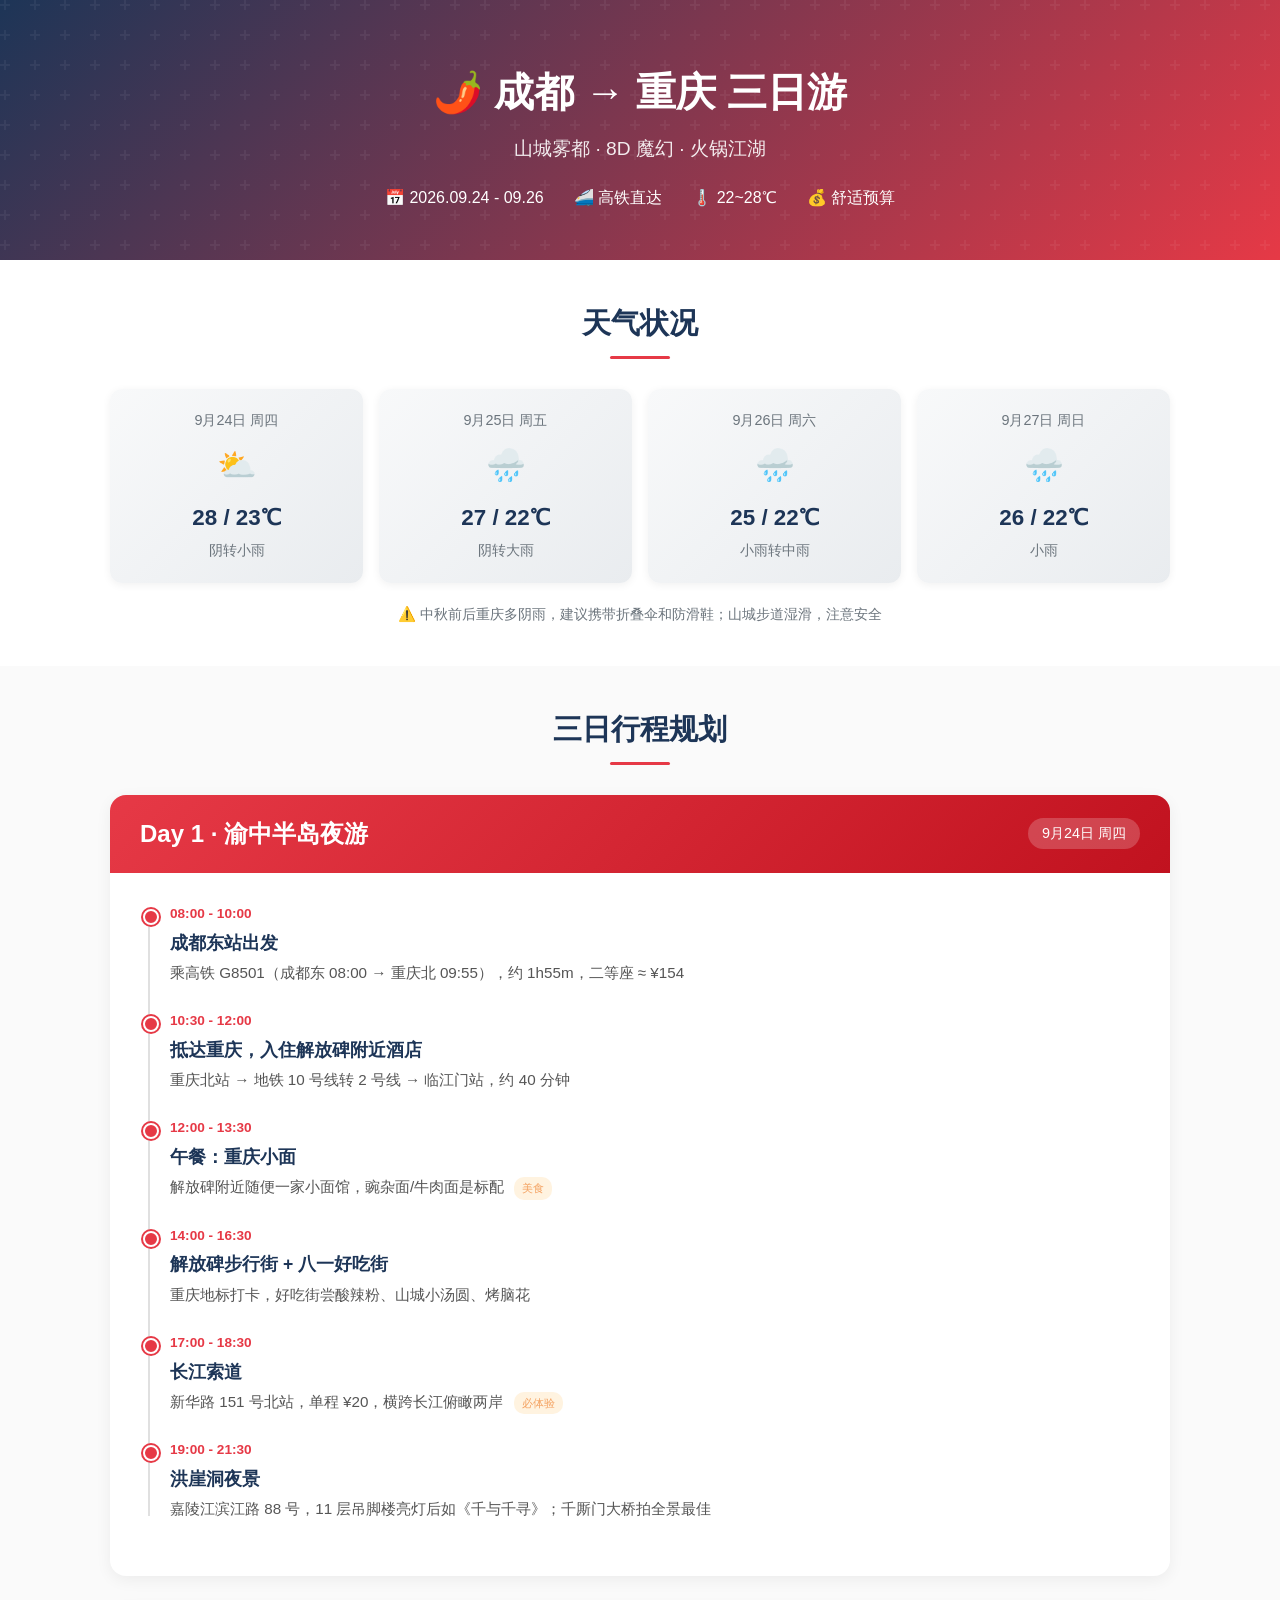
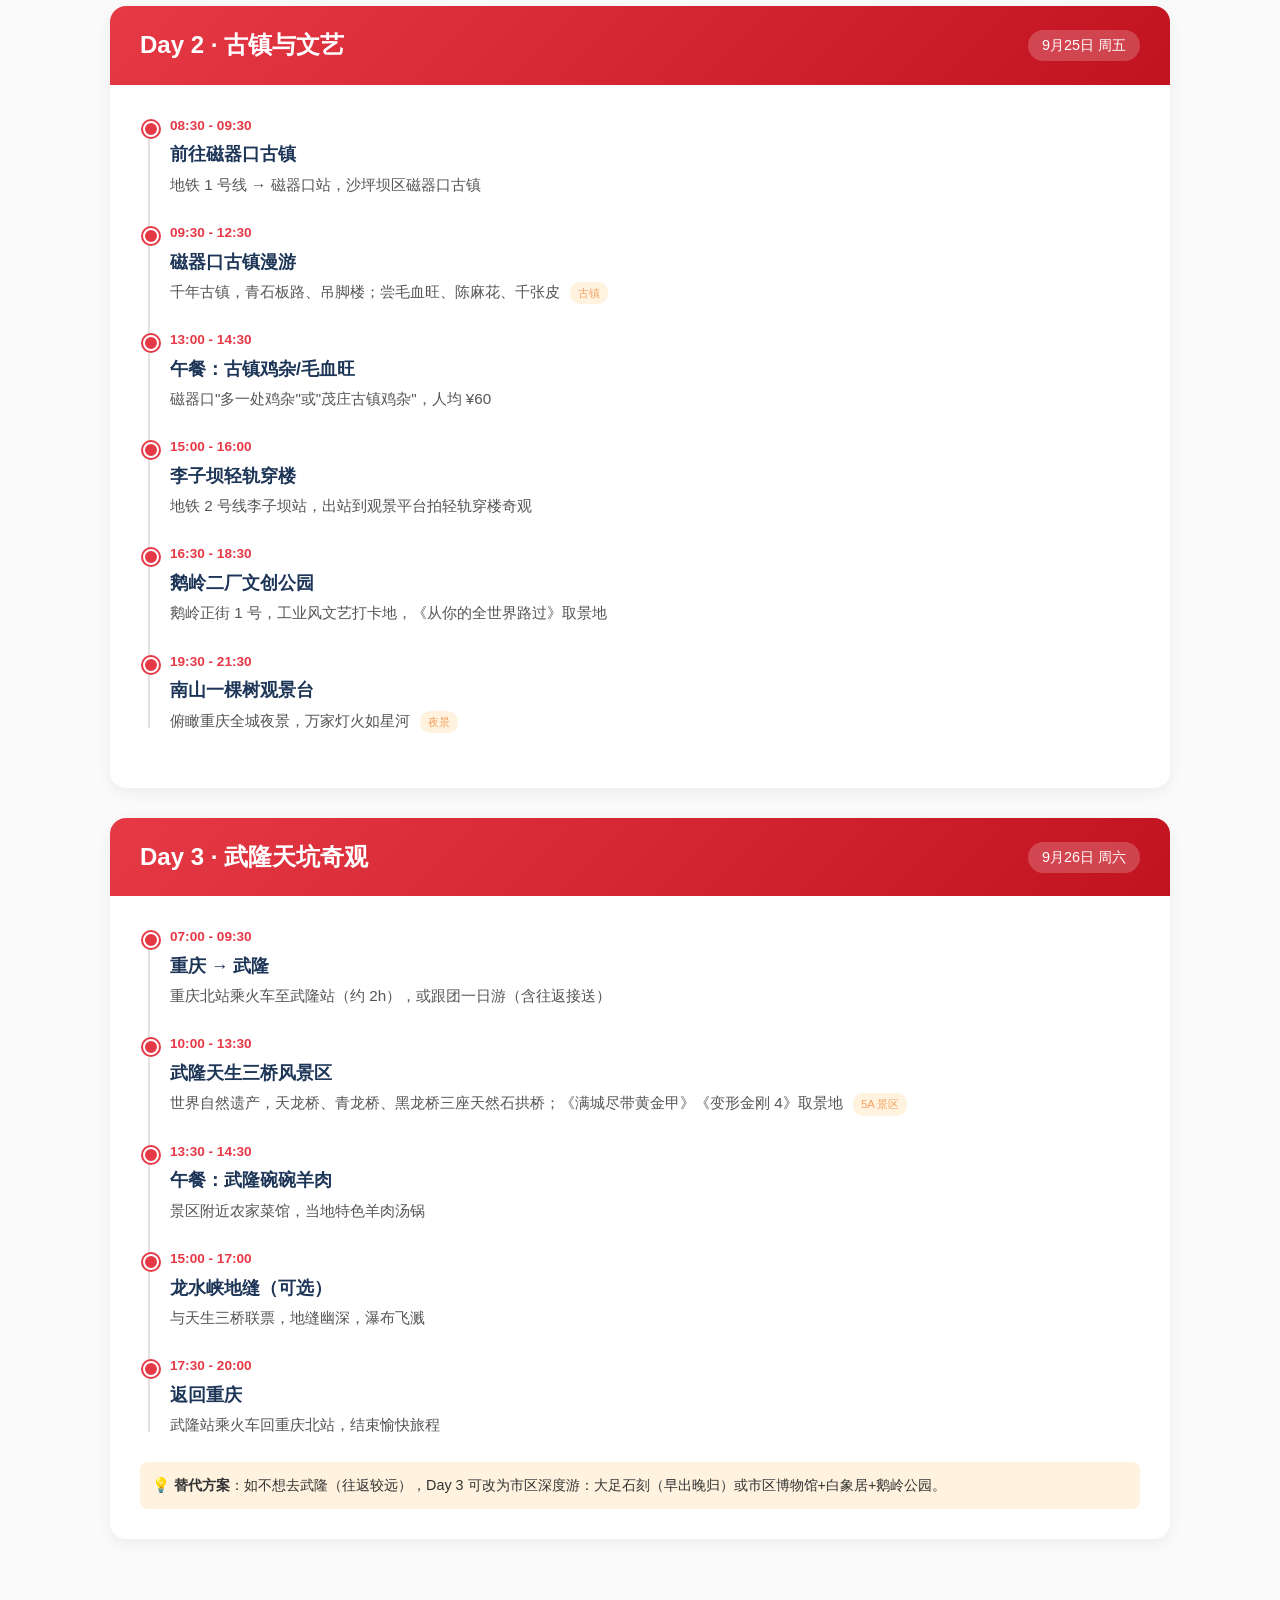
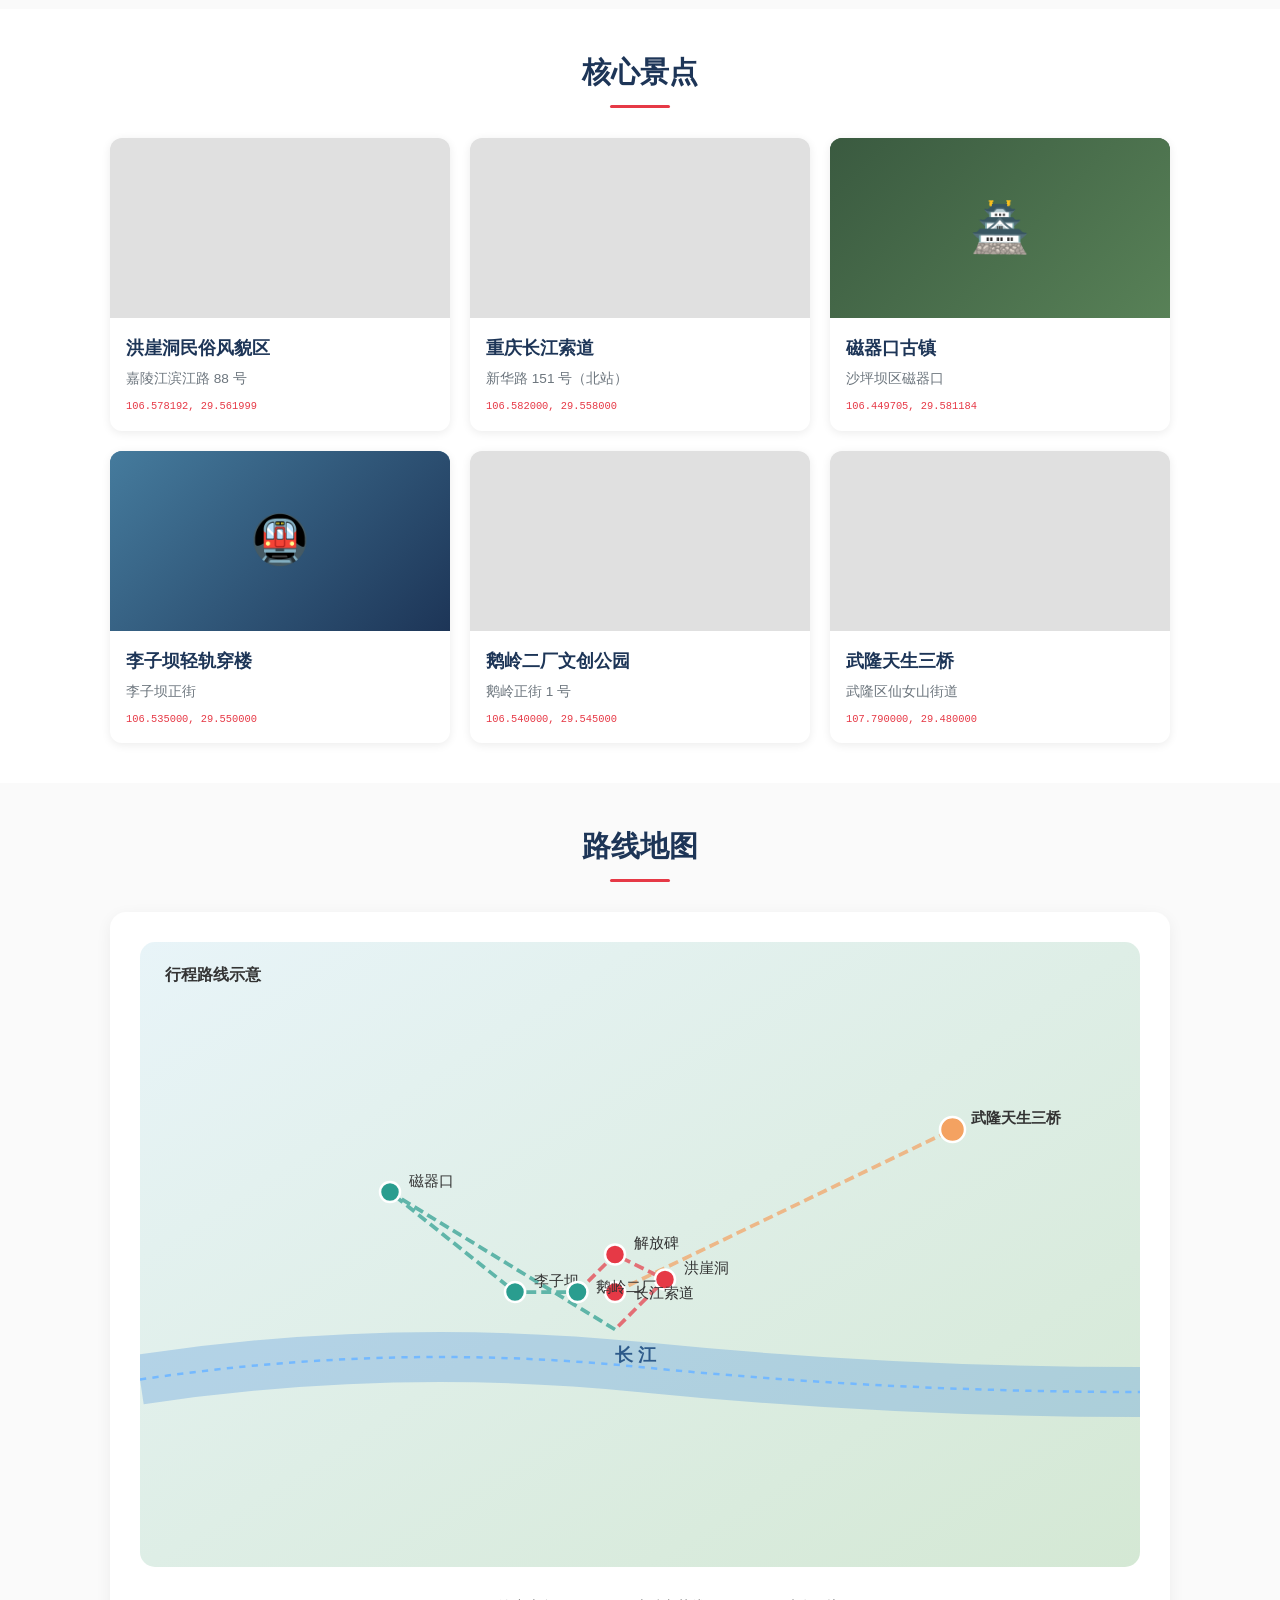
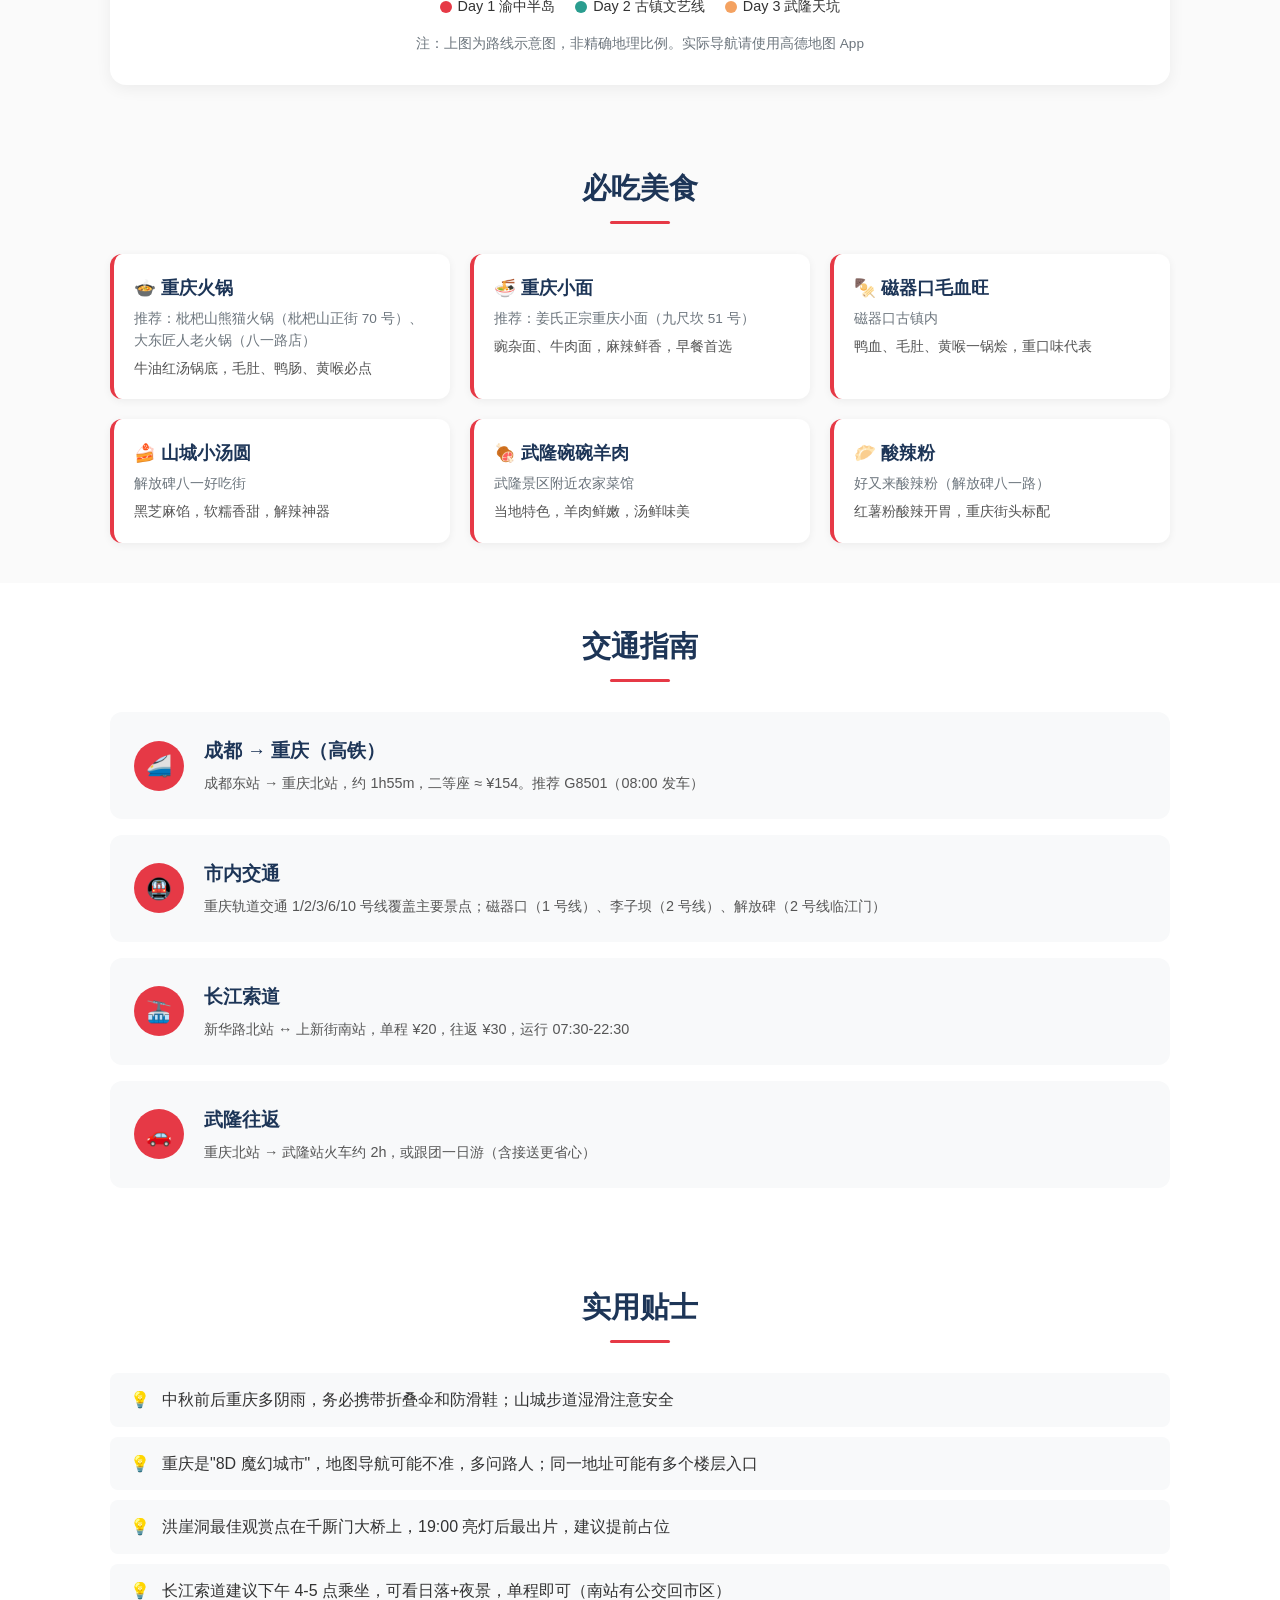
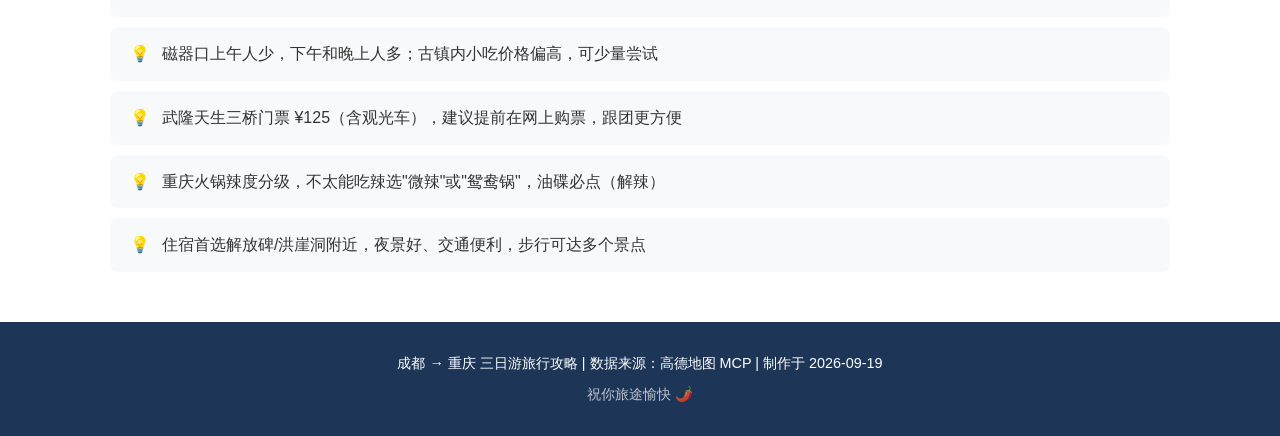
<file: chengdu-chongqing-trip/index.html>
<!DOCTYPE html>
<html lang="zh-CN">
<head>
<meta charset="UTF-8">
<meta name="viewport" content="width=device-width, initial-scale=1.0">
<title>成都 → 重庆 三日游旅行攻略</title>
<style>
  /* 全局样式 */
  * { margin: 0; padding: 0; box-sizing: border-box; }
  :root {
    --primary: #e63946;
    --primary-dark: #c1121f;
    --accent: #f4a261;
    --dark: #1d3557;
    --gray: #6c757d;
    --light: #f8f9fa;
    --bg: #fafafa;
  }
  body {
    font-family: -apple-system, "PingFang SC", "Microsoft YaHei", sans-serif;
    background: var(--bg);
    color: #333;
    line-height: 1.6;
  }
  .container { max-width: 1100px; margin: 0 auto; padding: 0 20px; }

  /* 头部横幅 */
  .hero {
    background: linear-gradient(135deg, #1d3557 0%, #e63946 100%);
    color: #fff;
    padding: 60px 20px 50px;
    text-align: center;
    position: relative;
    overflow: hidden;
  }
  .hero::before {
    content: "";
    position: absolute;
    inset: 0;
    background: url("data:image/svg+xml,%3Csvg xmlns='http://www.w3.org/2000/svg' width='60' height='60' viewBox='0 0 60 60'%3E%3Cg fill='none' fill-rule='evenodd'%3E%3Cg fill='%23ffffff' fill-opacity='0.05'%3E%3Cpath d='M36 34v-4h-2v4h-4v2h4v4h2v-4h4v-2h-4zm0-30V0h-2v4h-4v2h4v4h2V6h4V4h-4zM6 34v-4H4v4H0v2h4v4h2v-4h4v-2H6zM6 4V0H4v4H0v2h4v4h2V6h4V4H6z'/%3E%3C/g%3E%3C/g%3E%3C/svg%3E");
  }
  .hero h1 { font-size: 2.5em; margin-bottom: 10px; position: relative; }
  .hero .subtitle { font-size: 1.2em; opacity: 0.9; margin-bottom: 20px; position: relative; }
  .hero .meta { display: flex; justify-content: center; gap: 30px; flex-wrap: wrap; position: relative; }
  .hero .meta-item { display: flex; align-items: center; gap: 8px; font-size: 1em; }

  /* 天气卡片 */
  .weather-section { padding: 40px 0; background: #fff; }
  .section-title {
    font-size: 1.8em; text-align: center; margin-bottom: 30px;
    color: var(--dark); position: relative;
  }
  .section-title::after {
    content: ""; display: block; width: 60px; height: 3px;
    background: var(--primary); margin: 10px auto 0; border-radius: 2px;
  }
  .weather-grid {
    display: grid; grid-template-columns: repeat(auto-fit, minmax(180px, 1fr));
    gap: 16px;
  }
  .weather-card {
    background: linear-gradient(135deg, #f8f9fa, #e9ecef);
    border-radius: 12px; padding: 20px; text-align: center;
    box-shadow: 0 2px 8px rgba(0,0,0,0.06);
  }
  .weather-card .date { font-size: 0.9em; color: var(--gray); margin-bottom: 8px; }
  .weather-card .icon { font-size: 2em; margin: 8px 0; }
  .weather-card .temp { font-size: 1.4em; font-weight: bold; color: var(--dark); }
  .weather-card .desc { font-size: 0.9em; color: var(--gray); margin-top: 4px; }

  /* 行程卡片 */
  .itinerary-section { padding: 40px 0; background: var(--bg); }
  .day-card {
    background: #fff; border-radius: 16px; margin-bottom: 30px;
    box-shadow: 0 4px 16px rgba(0,0,0,0.06); overflow: hidden;
  }
  .day-header {
    background: linear-gradient(135deg, var(--primary), var(--primary-dark));
    color: #fff; padding: 20px 30px; display: flex;
    justify-content: space-between; align-items: center; flex-wrap: wrap; gap: 10px;
  }
  .day-header h2 { font-size: 1.5em; }
  .day-header .day-tag {
    background: rgba(255,255,255,0.2); padding: 4px 14px;
    border-radius: 20px; font-size: 0.9em;
  }
  .day-body { padding: 30px; }
  .timeline { position: relative; padding-left: 30px; }
  .timeline::before {
    content: ""; position: absolute; left: 8px; top: 5px; bottom: 5px;
    width: 2px; background: #e0e0e0;
  }
  .timeline-item { position: relative; margin-bottom: 25px; }
  .timeline-item::before {
    content: ""; position: absolute; left: -27px; top: 6px;
    width: 12px; height: 12px; border-radius: 50%;
    background: var(--primary); border: 2px solid #fff;
    box-shadow: 0 0 0 2px var(--primary);
  }
  .timeline-time {
    font-size: 0.85em; color: var(--primary); font-weight: bold;
    margin-bottom: 4px;
  }
  .timeline-title { font-size: 1.1em; font-weight: 600; color: var(--dark); margin-bottom: 4px; }
  .timeline-desc { font-size: 0.95em; color: #555; }
  .timeline-tag {
    display: inline-block; background: #fff3e0; color: var(--accent);
    font-size: 0.75em; padding: 2px 8px; border-radius: 10px; margin-left: 6px;
  }

  /* 景点卡片网格 */
  .spots-section { padding: 40px 0; background: #fff; }
  .spots-grid {
    display: grid; grid-template-columns: repeat(auto-fit, minmax(280px, 1fr));
    gap: 20px;
  }
  .spot-card {
    border-radius: 12px; overflow: hidden; box-shadow: 0 2px 10px rgba(0,0,0,0.08);
    transition: transform 0.3s, box-shadow 0.3s;
  }
  .spot-card:hover { transform: translateY(-4px); box-shadow: 0 6px 20px rgba(0,0,0,0.12); }
  .spot-img {
    height: 180px; background-size: cover; background-position: center;
    background-color: #e0e0e0;
  }
  .spot-info { padding: 16px; }
  .spot-name { font-size: 1.1em; font-weight: 600; color: var(--dark); margin-bottom: 6px; }
  .spot-addr { font-size: 0.85em; color: var(--gray); margin-bottom: 8px; }
  .spot-coord { font-size: 0.8em; color: var(--primary); font-family: monospace; }

  /* 美食 */
  .food-section { padding: 40px 0; background: var(--bg); }
  .food-list { display: grid; grid-template-columns: repeat(auto-fit, minmax(280px, 1fr)); gap: 20px; }
  .food-card {
    background: #fff; border-radius: 12px; padding: 20px;
    box-shadow: 0 2px 8px rgba(0,0,0,0.06);
    border-left: 4px solid var(--primary);
  }
  .food-name { font-size: 1.1em; font-weight: 600; color: var(--dark); margin-bottom: 6px; }
  .food-addr { font-size: 0.85em; color: var(--gray); }

  /* 交通 */
  .transport-section { padding: 40px 0; background: #fff; }
  .transport-card {
    background: var(--light); border-radius: 12px; padding: 24px;
    margin-bottom: 16px; display: flex; gap: 20px; align-items: center;
    flex-wrap: wrap;
  }
  .transport-icon {
    width: 50px; height: 50px; border-radius: 50%;
    background: var(--primary); color: #fff; display: flex;
    align-items: center; justify-content: center; font-size: 1.3em;
    flex-shrink: 0;
  }
  .transport-detail h3 { color: var(--dark); margin-bottom: 6px; }
  .transport-detail p { font-size: 0.9em; color: #555; }

  /* 地图区域 */
  .map-section { padding: 40px 0; background: var(--bg); }
  .map-container {
    background: #fff; border-radius: 16px; padding: 30px;
    box-shadow: 0 4px 16px rgba(0,0,0,0.06);
  }
  .map-svg { width: 100%; height: auto; }
  .map-legend {
    display: flex; gap: 20px; flex-wrap: wrap; margin-top: 20px;
    justify-content: center; font-size: 0.9em;
  }
  .legend-item { display: flex; align-items: center; gap: 6px; }
  .legend-dot { width: 12px; height: 12px; border-radius: 50%; }

  /* 实用贴士 */
  .tips-section { padding: 40px 0; background: #fff; }
  .tips-list { list-style: none; }
  .tips-list li {
    padding: 14px 20px; background: var(--light); border-radius: 8px;
    margin-bottom: 10px; display: flex; gap: 12px; align-items: flex-start;
  }
  .tips-list li::before { content: "💡"; flex-shrink: 0; }

  /* 页脚 */
  footer {
    background: var(--dark); color: #fff; text-align: center;
    padding: 30px 20px; font-size: 0.9em;
  }
  footer a { color: var(--accent); text-decoration: none; }

  /* 响应式 */
  @media (max-width: 768px) {
    .hero h1 { font-size: 1.8em; }
    .hero .meta { gap: 15px; }
    .day-header { padding: 16px 20px; }
    .day-body { padding: 20px; }
    .section-title { font-size: 1.4em; }
  }
</style>
</head>
<body>

<!-- 头部 -->
<header class="hero">
  <div class="container">
    <h1>🌶️ 成都 → 重庆 三日游</h1>
    <p class="subtitle">山城雾都 · 8D 魔幻 · 火锅江湖</p>
    <div class="meta">
      <span class="meta-item">📅 2026.09.24 - 09.26</span>
      <span class="meta-item">🚄 高铁直达</span>
      <span class="meta-item">🌡️ 22~28℃</span>
      <span class="meta-item">💰 舒适预算</span>
    </div>
  </div>
</header>

<!-- 天气 -->
<section class="weather-section">
  <div class="container">
    <h2 class="section-title">天气状况</h2>
    <div class="weather-grid">
      <div class="weather-card">
        <div class="date">9月24日 周四</div>
        <div class="icon">⛅</div>
        <div class="temp">28 / 23℃</div>
        <div class="desc">阴转小雨</div>
      </div>
      <div class="weather-card">
        <div class="date">9月25日 周五</div>
        <div class="icon">🌧️</div>
        <div class="temp">27 / 22℃</div>
        <div class="desc">阴转大雨</div>
      </div>
      <div class="weather-card">
        <div class="date">9月26日 周六</div>
        <div class="icon">🌧️</div>
        <div class="temp">25 / 22℃</div>
        <div class="desc">小雨转中雨</div>
      </div>
      <div class="weather-card">
        <div class="date">9月27日 周日</div>
        <div class="icon">🌧️</div>
        <div class="temp">26 / 22℃</div>
        <div class="desc">小雨</div>
      </div>
    </div>
    <p style="text-align:center; margin-top:20px; color:var(--gray); font-size:0.9em;">
      ⚠️ 中秋前后重庆多阴雨，建议携带折叠伞和防滑鞋；山城步道湿滑，注意安全
    </p>
  </div>
</section>

<!-- 行程 -->
<section class="itinerary-section">
  <div class="container">
    <h2 class="section-title">三日行程规划</h2>

    <!-- Day 1 -->
    <div class="day-card">
      <div class="day-header">
        <h2>Day 1 · 渝中半岛夜游</h2>
        <span class="day-tag">9月24日 周四</span>
      </div>
      <div class="day-body">
        <div class="timeline">
          <div class="timeline-item">
            <div class="timeline-time">08:00 - 10:00</div>
            <div class="timeline-title">成都东站出发</div>
            <div class="timeline-desc">乘高铁 G8501（成都东 08:00 → 重庆北 09:55），约 1h55m，二等座 ≈ ¥154</div>
          </div>
          <div class="timeline-item">
            <div class="timeline-time">10:30 - 12:00</div>
            <div class="timeline-title">抵达重庆，入住解放碑附近酒店</div>
            <div class="timeline-desc">重庆北站 → 地铁 10 号线转 2 号线 → 临江门站，约 40 分钟</div>
          </div>
          <div class="timeline-item">
            <div class="timeline-time">12:00 - 13:30</div>
            <div class="timeline-title">午餐：重庆小面</div>
            <div class="timeline-desc">解放碑附近随便一家小面馆，豌杂面/牛肉面是标配 <span class="timeline-tag">美食</span></div>
          </div>
          <div class="timeline-item">
            <div class="timeline-time">14:00 - 16:30</div>
            <div class="timeline-title">解放碑步行街 + 八一好吃街</div>
            <div class="timeline-desc">重庆地标打卡，好吃街尝酸辣粉、山城小汤圆、烤脑花</div>
          </div>
          <div class="timeline-item">
            <div class="timeline-time">17:00 - 18:30</div>
            <div class="timeline-title">长江索道</div>
            <div class="timeline-desc">新华路 151 号北站，单程 ¥20，横跨长江俯瞰两岸 <span class="timeline-tag">必体验</span></div>
          </div>
          <div class="timeline-item">
            <div class="timeline-time">19:00 - 21:30</div>
            <div class="timeline-title">洪崖洞夜景</div>
            <div class="timeline-desc">嘉陵江滨江路 88 号，11 层吊脚楼亮灯后如《千与千寻》；千厮门大桥拍全景最佳</div>
          </div>
        </div>
      </div>
    </div>

    <!-- Day 2 -->
    <div class="day-card">
      <div class="day-header">
        <h2>Day 2 · 古镇与文艺</h2>
        <span class="day-tag">9月25日 周五</span>
      </div>
      <div class="day-body">
        <div class="timeline">
          <div class="timeline-item">
            <div class="timeline-time">08:30 - 09:30</div>
            <div class="timeline-title">前往磁器口古镇</div>
            <div class="timeline-desc">地铁 1 号线 → 磁器口站，沙坪坝区磁器口古镇</div>
          </div>
          <div class="timeline-item">
            <div class="timeline-time">09:30 - 12:30</div>
            <div class="timeline-title">磁器口古镇漫游</div>
            <div class="timeline-desc">千年古镇，青石板路、吊脚楼；尝毛血旺、陈麻花、千张皮 <span class="timeline-tag">古镇</span></div>
          </div>
          <div class="timeline-item">
            <div class="timeline-time">13:00 - 14:30</div>
            <div class="timeline-title">午餐：古镇鸡杂/毛血旺</div>
            <div class="timeline-desc">磁器口"多一处鸡杂"或"茂庄古镇鸡杂"，人均 ¥60</div>
          </div>
          <div class="timeline-item">
            <div class="timeline-time">15:00 - 16:00</div>
            <div class="timeline-title">李子坝轻轨穿楼</div>
            <div class="timeline-desc">地铁 2 号线李子坝站，出站到观景平台拍轻轨穿楼奇观</div>
          </div>
          <div class="timeline-item">
            <div class="timeline-time">16:30 - 18:30</div>
            <div class="timeline-title">鹅岭二厂文创公园</div>
            <div class="timeline-desc">鹅岭正街 1 号，工业风文艺打卡地，《从你的全世界路过》取景地</div>
          </div>
          <div class="timeline-item">
            <div class="timeline-time">19:30 - 21:30</div>
            <div class="timeline-title">南山一棵树观景台</div>
            <div class="timeline-desc">俯瞰重庆全城夜景，万家灯火如星河 <span class="timeline-tag">夜景</span></div>
          </div>
        </div>
      </div>
    </div>

    <!-- Day 3 -->
    <div class="day-card">
      <div class="day-header">
        <h2>Day 3 · 武隆天坑奇观</h2>
        <span class="day-tag">9月26日 周六</span>
      </div>
      <div class="day-body">
        <div class="timeline">
          <div class="timeline-item">
            <div class="timeline-time">07:00 - 09:30</div>
            <div class="timeline-title">重庆 → 武隆</div>
            <div class="timeline-desc">重庆北站乘火车至武隆站（约 2h），或跟团一日游（含往返接送）</div>
          </div>
          <div class="timeline-item">
            <div class="timeline-time">10:00 - 13:30</div>
            <div class="timeline-title">武隆天生三桥风景区</div>
            <div class="timeline-desc">世界自然遗产，天龙桥、青龙桥、黑龙桥三座天然石拱桥；《满城尽带黄金甲》《变形金刚 4》取景地 <span class="timeline-tag">5A 景区</span></div>
          </div>
          <div class="timeline-item">
            <div class="timeline-time">13:30 - 14:30</div>
            <div class="timeline-title">午餐：武隆碗碗羊肉</div>
            <div class="timeline-desc">景区附近农家菜馆，当地特色羊肉汤锅</div>
          </div>
          <div class="timeline-item">
            <div class="timeline-time">15:00 - 17:00</div>
            <div class="timeline-title">龙水峡地缝（可选）</div>
            <div class="timeline-desc">与天生三桥联票，地缝幽深，瀑布飞溅</div>
          </div>
          <div class="timeline-item">
            <div class="timeline-time">17:30 - 20:00</div>
            <div class="timeline-title">返回重庆</div>
            <div class="timeline-desc">武隆站乘火车回重庆北站，结束愉快旅程</div>
          </div>
        </div>
        <p style="margin-top:15px; padding:12px; background:#fff3e0; border-radius:8px; font-size:0.9em;">
          💡 <strong>替代方案</strong>：如不想去武隆（往返较远），Day 3 可改为市区深度游：大足石刻（早出晚归）或市区博物馆+白象居+鹅岭公园。
        </p>
      </div>
    </div>
  </div>
</section>

<!-- 景点卡片 -->
<section class="spots-section">
  <div class="container">
    <h2 class="section-title">核心景点</h2>
    <div class="spots-grid">
      <div class="spot-card">
        <div class="spot-img" style="background-image:url('http://store.is.autonavi.com/showpic/d69a8d621edd4c1fc967029ac5011785')"></div>
        <div class="spot-info">
          <div class="spot-name">洪崖洞民俗风貌区</div>
          <div class="spot-addr">嘉陵江滨江路 88 号</div>
          <div class="spot-coord">106.578192, 29.561999</div>
        </div>
      </div>
      <div class="spot-card">
        <div class="spot-img" style="background-image:url('http://store.is.autonavi.com/showpic/16df69e9d7e0d24e361b93c9694209cd')"></div>
        <div class="spot-info">
          <div class="spot-name">重庆长江索道</div>
          <div class="spot-addr">新华路 151 号（北站）</div>
          <div class="spot-coord">106.582000, 29.558000</div>
        </div>
      </div>
      <div class="spot-card">
        <div class="spot-img" style="background-color:#3a5a40; background-image:linear-gradient(135deg,#3a5a40,#588157); display:flex; align-items:center; justify-content:center; color:#fff; font-size:3em;">🏯</div>
        <div class="spot-info">
          <div class="spot-name">磁器口古镇</div>
          <div class="spot-addr">沙坪坝区磁器口</div>
          <div class="spot-coord">106.449705, 29.581184</div>
        </div>
      </div>
      <div class="spot-card">
        <div class="spot-img" style="background-color:#457b9d; background-image:linear-gradient(135deg,#457b9d,#1d3557); display:flex; align-items:center; justify-content:center; color:#fff; font-size:3em;">🚇</div>
        <div class="spot-info">
          <div class="spot-name">李子坝轻轨穿楼</div>
          <div class="spot-addr">李子坝正街</div>
          <div class="spot-coord">106.535000, 29.550000</div>
        </div>
      </div>
      <div class="spot-card">
        <div class="spot-img" style="background-image:url('https://store.is.autonavi.com/showpic/76d20de8bce5507b0000002814456232')"></div>
        <div class="spot-info">
          <div class="spot-name">鹅岭二厂文创公园</div>
          <div class="spot-addr">鹅岭正街 1 号</div>
          <div class="spot-coord">106.540000, 29.545000</div>
        </div>
      </div>
      <div class="spot-card">
        <div class="spot-img" style="background-image:url('http://store.is.autonavi.com/showpic/e6fe25b445e04e5d48344d4927386e0a')"></div>
        <div class="spot-info">
          <div class="spot-name">武隆天生三桥</div>
          <div class="spot-addr">武隆区仙女山街道</div>
          <div class="spot-coord">107.790000, 29.480000</div>
        </div>
      </div>
    </div>
  </div>
</section>

<!-- 路线地图 -->
<section class="map-section">
  <div class="container">
    <h2 class="section-title">路线地图</h2>
    <div class="map-container">
      <svg class="map-svg" viewBox="0 0 800 500" xmlns="http://www.w3.org/2000/svg">
        <!-- 背景 -->
        <defs>
          <linearGradient id="mapBg" x1="0" y1="0" x2="1" y2="1">
            <stop offset="0%" stop-color="#e8f4f8"/>
            <stop offset="100%" stop-color="#d4e8d4"/>
          </linearGradient>
        </defs>
        <rect width="800" height="500" fill="url(#mapBg)" rx="12"/>
        
        <!-- 长江 -->
        <path d="M 0 350 Q 200 320 400 340 T 800 360" stroke="#4a90d9" stroke-width="40" fill="none" opacity="0.3"/>
        <path d="M 0 350 Q 200 320 400 340 T 800 360" stroke="#74b9ff" stroke-width="2" fill="none" stroke-dasharray="5,5"/>
        <text x="380" y="335" font-size="14" fill="#2d5a8a" font-weight="bold">长 江</text>
        
        <!-- Day 1 路线（渝中半岛） -->
        <path d="M 350 280 L 380 250 L 420 270 L 380 310" 
              stroke="#e63946" stroke-width="3" fill="none" stroke-dasharray="8,4" opacity="0.7"/>
        
        <!-- Day 2 路线 -->
        <path d="M 380 310 L 200 200 L 300 280 L 350 280" 
              stroke="#2a9d8f" stroke-width="3" fill="none" stroke-dasharray="8,4" opacity="0.7"/>
        
        <!-- Day 3 路线（外扩到武隆） -->
        <path d="M 380 280 L 650 150" 
              stroke="#f4a261" stroke-width="3" fill="none" stroke-dasharray="8,4" opacity="0.7"/>
        
        <!-- 景点标记 -->
        <!-- 解放碑 -->
        <circle cx="380" cy="250" r="8" fill="#e63946" stroke="#fff" stroke-width="2"/>
        <text x="395" y="245" font-size="12" fill="#333">解放碑</text>
        
        <!-- 洪崖洞 -->
        <circle cx="420" cy="270" r="8" fill="#e63946" stroke="#fff" stroke-width="2"/>
        <text x="435" y="265" font-size="12" fill="#333">洪崖洞</text>
        
        <!-- 长江索道 -->
        <circle cx="380" cy="280" r="8" fill="#e63946" stroke="#fff" stroke-width="2"/>
        <text x="395" y="285" font-size="12" fill="#333">长江索道</text>
        
        <!-- 磁器口 -->
        <circle cx="200" cy="200" r="8" fill="#2a9d8f" stroke="#fff" stroke-width="2"/>
        <text x="215" y="195" font-size="12" fill="#333">磁器口</text>
        
        <!-- 李子坝 -->
        <circle cx="300" cy="280" r="8" fill="#2a9d8f" stroke="#fff" stroke-width="2"/>
        <text x="315" y="275" font-size="12" fill="#333">李子坝</text>
        
        <!-- 鹅岭二厂 -->
        <circle cx="350" cy="280" r="8" fill="#2a9d8f" stroke="#fff" stroke-width="2"/>
        <text x="365" y="280" font-size="12" fill="#333">鹅岭二厂</text>
        
        <!-- 武隆天生三桥 -->
        <circle cx="650" cy="150" r="10" fill="#f4a261" stroke="#fff" stroke-width="2"/>
        <text x="665" y="145" font-size="12" fill="#333" font-weight="bold">武隆天生三桥</text>
        
        <!-- 图例 -->
        <text x="20" y="30" font-size="13" fill="#333" font-weight="bold">行程路线示意</text>
      </svg>
      <div class="map-legend">
        <div class="legend-item"><span class="legend-dot" style="background:#e63946"></span>Day 1 渝中半岛</div>
        <div class="legend-item"><span class="legend-dot" style="background:#2a9d8f"></span>Day 2 古镇文艺线</div>
        <div class="legend-item"><span class="legend-dot" style="background:#f4a261"></span>Day 3 武隆天坑</div>
      </div>
      <p style="text-align:center; margin-top:15px; color:var(--gray); font-size:0.85em;">
        注：上图为路线示意图，非精确地理比例。实际导航请使用高德地图 App
      </p>
    </div>
  </div>
</section>

<!-- 美食 -->
<section class="food-section">
  <div class="container">
    <h2 class="section-title">必吃美食</h2>
    <div class="food-list">
      <div class="food-card">
        <div class="food-name">🍲 重庆火锅</div>
        <div class="food-addr">推荐：枇杷山熊猫火锅（枇杷山正街 70 号）、大东匠人老火锅（八一路店）</div>
        <p style="font-size:0.85em; color:#555; margin-top:6px;">牛油红汤锅底，毛肚、鸭肠、黄喉必点</p>
      </div>
      <div class="food-card">
        <div class="food-name">🍜 重庆小面</div>
        <div class="food-addr">推荐：姜氏正宗重庆小面（九尺坎 51 号）</div>
        <p style="font-size:0.85em; color:#555; margin-top:6px;">豌杂面、牛肉面，麻辣鲜香，早餐首选</p>
      </div>
      <div class="food-card">
        <div class="food-name">🍢 磁器口毛血旺</div>
        <div class="food-addr">磁器口古镇内</div>
        <p style="font-size:0.85em; color:#555; margin-top:6px;">鸭血、毛肚、黄喉一锅烩，重口味代表</p>
      </div>
      <div class="food-card">
        <div class="food-name">🍰 山城小汤圆</div>
        <div class="food-addr">解放碑八一好吃街</div>
        <p style="font-size:0.85em; color:#555; margin-top:6px;">黑芝麻馅，软糯香甜，解辣神器</p>
      </div>
      <div class="food-card">
        <div class="food-name">🍖 武隆碗碗羊肉</div>
        <div class="food-addr">武隆景区附近农家菜馆</div>
        <p style="font-size:0.85em; color:#555; margin-top:6px;">当地特色，羊肉鲜嫩，汤鲜味美</p>
      </div>
      <div class="food-card">
        <div class="food-name">🥟 酸辣粉</div>
        <div class="food-addr">好又来酸辣粉（解放碑八一路）</div>
        <p style="font-size:0.85em; color:#555; margin-top:6px;">红薯粉酸辣开胃，重庆街头标配</p>
      </div>
    </div>
  </div>
</section>

<!-- 交通 -->
<section class="transport-section">
  <div class="container">
    <h2 class="section-title">交通指南</h2>
    <div class="transport-card">
      <div class="transport-icon">🚄</div>
      <div class="transport-detail">
        <h3>成都 → 重庆（高铁）</h3>
        <p>成都东站 → 重庆北站，约 1h55m，二等座 ≈ ¥154。推荐 G8501（08:00 发车）</p>
      </div>
    </div>
    <div class="transport-card">
      <div class="transport-icon">🚇</div>
      <div class="transport-detail">
        <h3>市内交通</h3>
        <p>重庆轨道交通 1/2/3/6/10 号线覆盖主要景点；磁器口（1 号线）、李子坝（2 号线）、解放碑（2 号线临江门）</p>
      </div>
    </div>
    <div class="transport-card">
      <div class="transport-icon">🚠</div>
      <div class="transport-detail">
        <h3>长江索道</h3>
        <p>新华路北站 ↔ 上新街南站，单程 ¥20，往返 ¥30，运行 07:30-22:30</p>
      </div>
    </div>
    <div class="transport-card">
      <div class="transport-icon">🚗</div>
      <div class="transport-detail">
        <h3>武隆往返</h3>
        <p>重庆北站 → 武隆站火车约 2h，或跟团一日游（含接送更省心）</p>
      </div>
    </div>
  </div>
</section>

<!-- 实用贴士 -->
<section class="tips-section">
  <div class="container">
    <h2 class="section-title">实用贴士</h2>
    <ul class="tips-list">
      <li>中秋前后重庆多阴雨，务必携带折叠伞和防滑鞋；山城步道湿滑注意安全</li>
      <li>重庆是"8D 魔幻城市"，地图导航可能不准，多问路人；同一地址可能有多个楼层入口</li>
      <li>洪崖洞最佳观赏点在千厮门大桥上，19:00 亮灯后最出片，建议提前占位</li>
      <li>长江索道建议下午 4-5 点乘坐，可看日落+夜景，单程即可（南站有公交回市区）</li>
      <li>磁器口上午人少，下午和晚上人多；古镇内小吃价格偏高，可少量尝试</li>
      <li>武隆天生三桥门票 ¥125（含观光车），建议提前在网上购票，跟团更方便</li>
      <li>重庆火锅辣度分级，不太能吃辣选"微辣"或"鸳鸯锅"，油碟必点（解辣）</li>
      <li>住宿首选解放碑/洪崖洞附近，夜景好、交通便利，步行可达多个景点</li>
    </ul>
  </div>
</section>

<footer>
  <p>成都 → 重庆 三日游旅行攻略 | 数据来源：高德地图 MCP | 制作于 2026-09-19</p>
  <p style="margin-top:8px; opacity:0.7;">祝你旅途愉快 🌶️</p>
</footer>

</body>
</html>
</file>
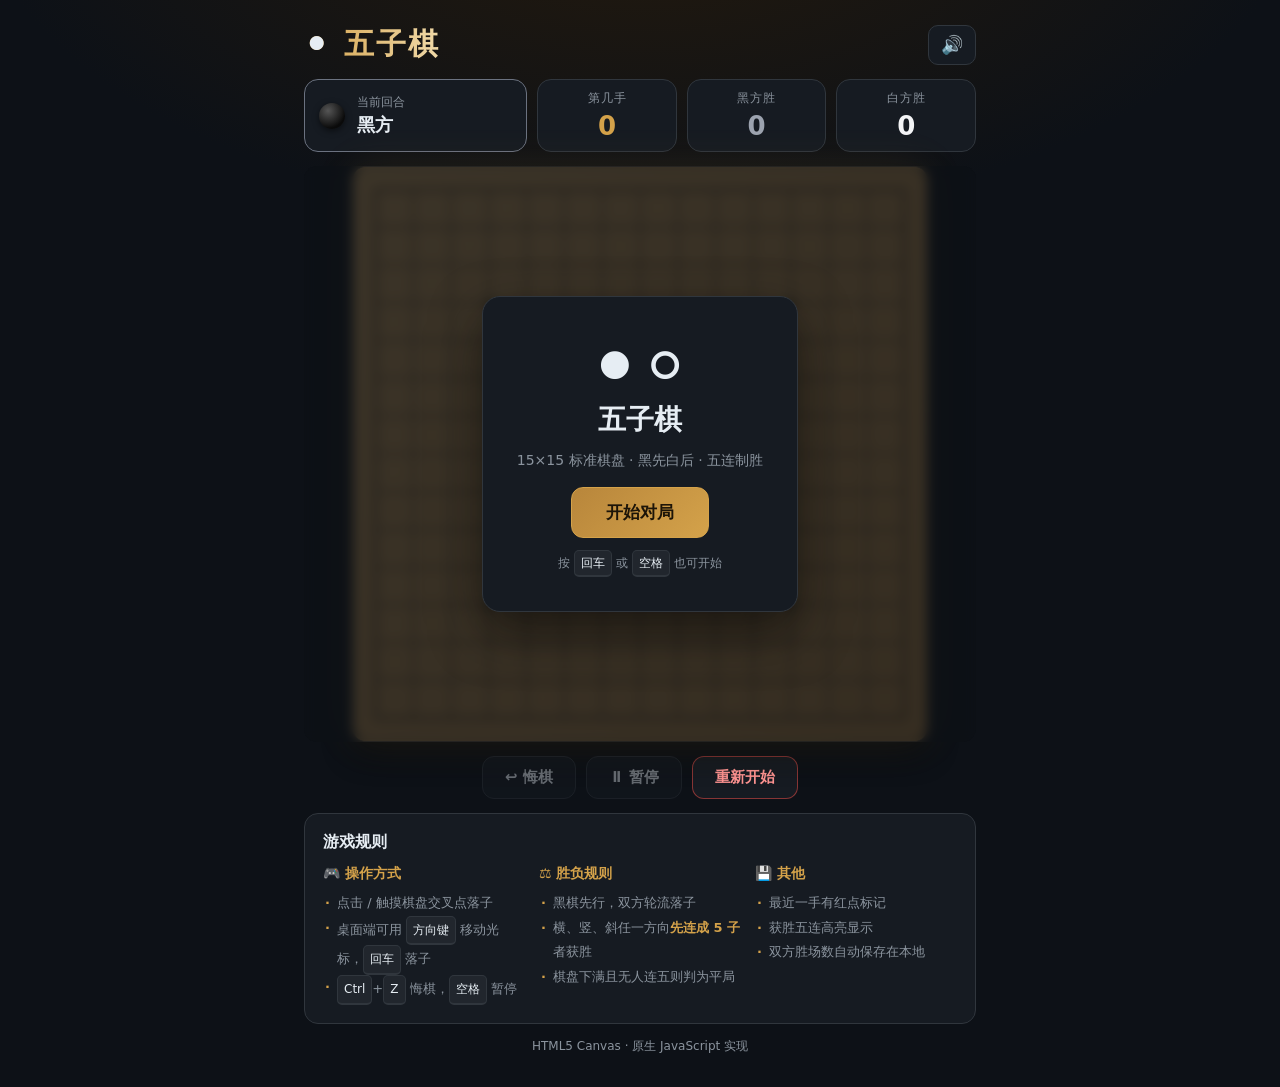
<file: gomoku-game/index.html>
<!DOCTYPE html>
<html lang="zh-CN">
<head>
  <meta charset="UTF-8" />
  <meta name="viewport" content="width=device-width, initial-scale=1.0" />
  <meta name="description" content="网页版五子棋 - HTML5 Canvas + 原生 JavaScript" />
  <title>五子棋 · Gomoku</title>
  <link rel="stylesheet" href="css/style.css" />
</head>
<body>
  <div class="app">
    <!-- 顶部标题栏 -->
    <header class="header">
      <h1 class="title"><span class="title-icon">⚫</span> 五子棋</h1>
      <button id="muteBtn" class="icon-btn" type="button" title="切换音效" aria-label="切换音效">🔊</button>
    </header>

    <!-- 回合指示器 + 战绩 -->
    <section class="hud" aria-label="对局信息">
      <div class="turn-card" id="turnCard">
        <span class="turn-stone" id="turnStone"></span>
        <div class="turn-text">
          <span class="turn-label">当前回合</span>
          <span class="turn-value" id="turnText">黑方</span>
        </div>
      </div>
      <div class="stat">
        <span class="stat-label">第几手</span>
        <span class="stat-value" id="moveNo">0</span>
      </div>
      <div class="stat">
        <span class="stat-label">黑方胜</span>
        <span class="stat-value" id="blackWins">0</span>
      </div>
      <div class="stat">
        <span class="stat-label">白方胜</span>
        <span class="stat-value" id="whiteWins">0</span>
      </div>
    </section>

    <!-- 棋盘 + 覆盖层（欢迎 / 暂停 / 结算） -->
    <main class="board-wrap">
      <canvas id="board" aria-label="五子棋棋盘" tabindex="0"></canvas>
      <div id="overlay" class="overlay" aria-live="polite"></div>
    </main>

    <!-- 控制按钮 -->
    <section class="controls" aria-label="游戏控制">
      <button id="undoBtn" class="btn" type="button" disabled>↩ 悔棋</button>
      <button id="pauseBtn" class="btn" type="button" disabled>⏸ 暂停</button>
      <button id="restartBtn" class="btn btn-danger" type="button">重新开始</button>
    </section>

    <!-- 规则说明 -->
    <section class="rules" aria-label="游戏规则">
      <h2>游戏规则</h2>
      <div class="rules-grid">
        <div class="rule-card">
          <h3>🎮 操作方式</h3>
          <ul>
            <li>点击 / 触摸棋盘交叉点落子</li>
            <li>桌面端可用 <kbd>方向键</kbd> 移动光标，<kbd>回车</kbd> 落子</li>
            <li><kbd>Ctrl</kbd>+<kbd>Z</kbd> 悔棋，<kbd>空格</kbd> 暂停</li>
          </ul>
        </div>
        <div class="rule-card">
          <h3>⚖️ 胜负规则</h3>
          <ul>
            <li>黑棋先行，双方轮流落子</li>
            <li>横、竖、斜任一方向<b>先连成 5 子</b>者获胜</li>
            <li>棋盘下满且无人连五则判为平局</li>
          </ul>
        </div>
        <div class="rule-card">
          <h3>💾 其他</h3>
          <ul>
            <li>最近一手有红点标记</li>
            <li>获胜五连高亮显示</li>
            <li>双方胜场数自动保存在本地</li>
          </ul>
        </div>
      </div>
    </section>

    <footer class="footer">HTML5 Canvas · 原生 JavaScript 实现</footer>
  </div>

  <!-- 按依赖顺序加载模块（普通脚本，支持 file:// 直接打开） -->
  <script src="js/config.js"></script>
  <script src="js/rules.js"></script>
  <script src="js/sound.js"></script>
  <script src="js/game.js"></script>
  <script src="js/renderer.js"></script>
  <script src="js/main.js"></script>
</body>
</html>
</file>
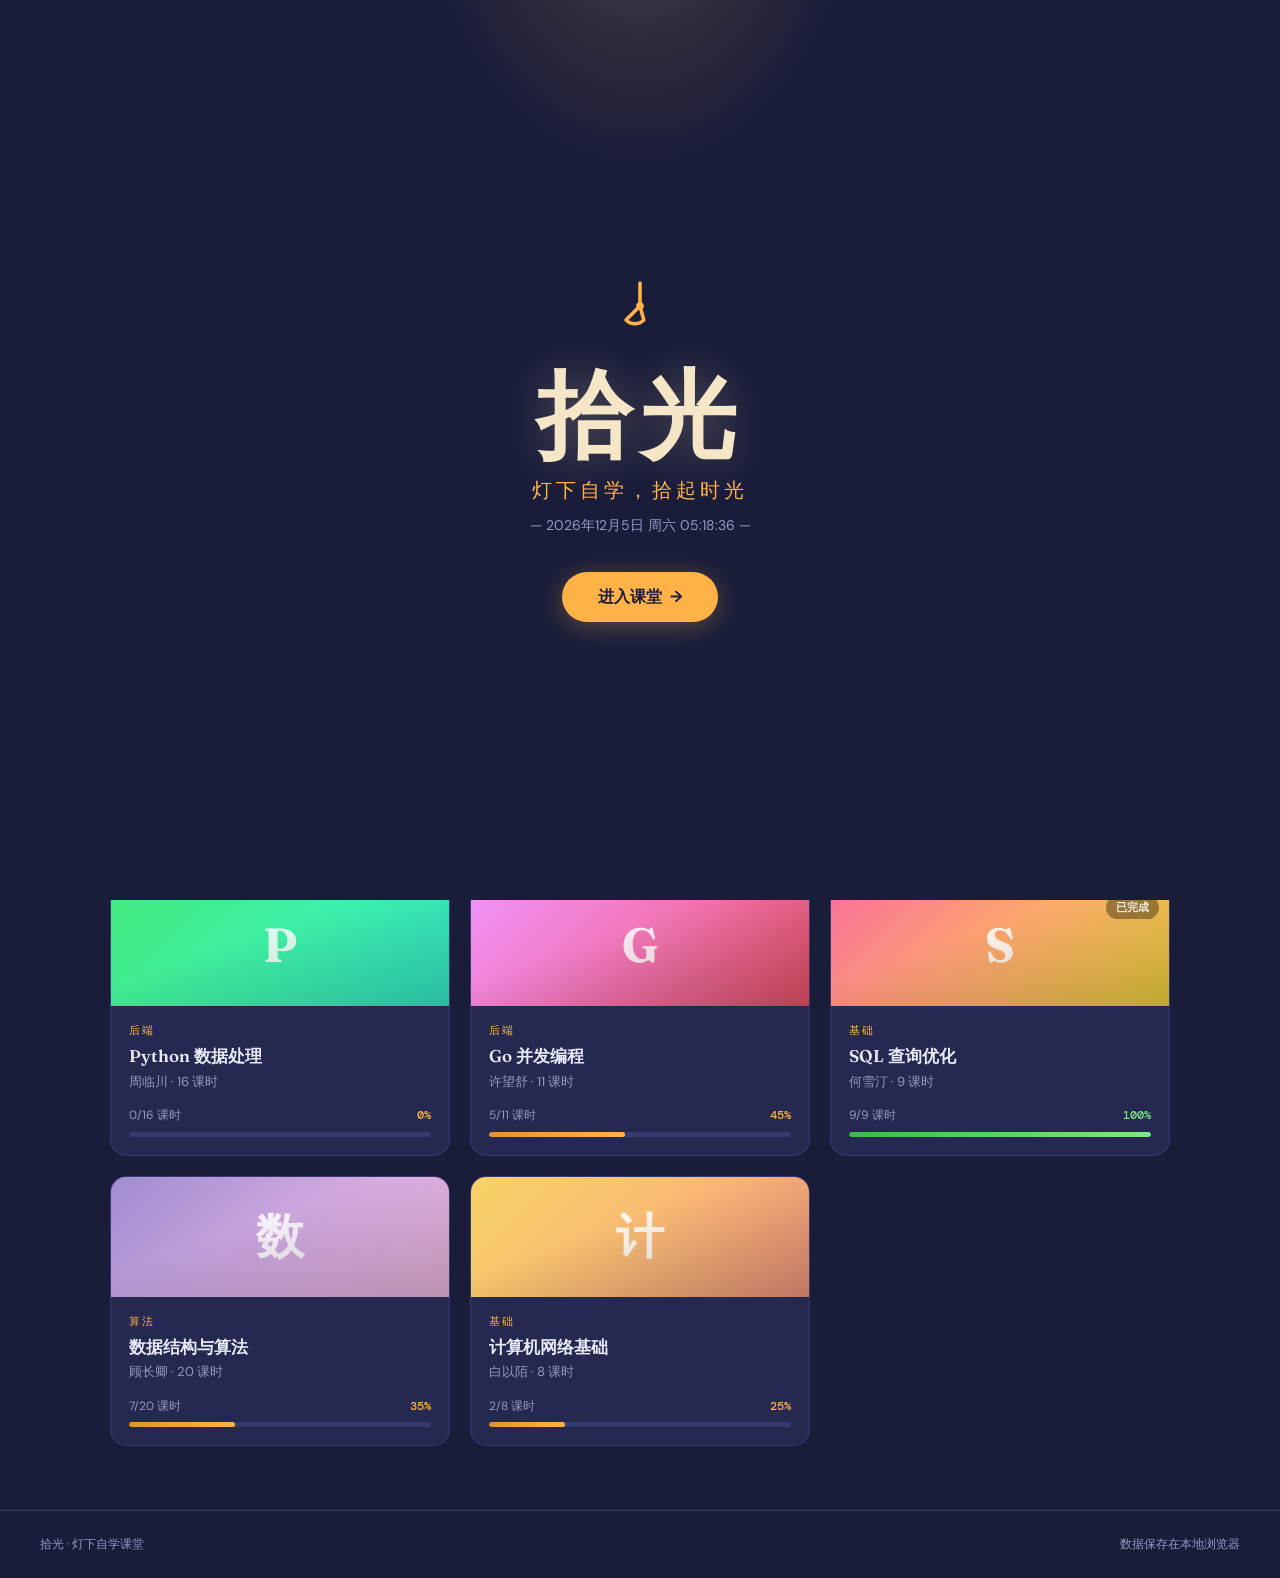
<file: learning-site/index.html>
<!DOCTYPE html>
<html lang="zh-CN">
<head>
  <meta charset="UTF-8" />
  <meta name="viewport" content="width=device-width, initial-scale=1.0" />
  <meta name="description" content="拾光 — 灯下自学，拾起时光" />
  <title>拾光 · 灯下自学课堂</title>
  <link rel="preconnect" href="https://fonts.googleapis.com" />
  <link rel="preconnect" href="https://fonts.gstatic.com" crossorigin />
  <link href="https://fonts.googleapis.com/css2?family=DM+Mono:wght@400;500&family=DM+Sans:opsz,wght@9..40,400;9..40,500;9..40,700&family=Fraunces:opsz,wght@9..144,400;9..144,600;9..144,700&display=swap" rel="stylesheet" />
  <link rel="stylesheet" href="css/style.css" />
</head>
<body>
  <!-- ========== 欢迎页（网站名称页） ========== -->
  <div class="welcome" id="welcome">
    <div class="welcome-lamp" aria-hidden="true"></div>
    <div class="welcome-content">
      <div class="welcome-mark" aria-hidden="true">
        <svg width="56" height="56" viewBox="0 0 22 22" fill="none">
          <path d="M11 2v9M11 11l-5.5 5.5a4.95 4.95 0 0 0 7 0L11 11" stroke="currentColor" stroke-width="1.4" stroke-linecap="round" stroke-linejoin="round"/>
          <circle cx="11" cy="11" r="1.5" fill="currentColor"/>
        </svg>
      </div>
      <h1 class="welcome-title">拾光</h1>
      <p class="welcome-subtitle">灯下自学，拾起时光</p>
      <p class="welcome-desc" id="welcomeClock">—— ——</p>
      <button class="welcome-enter" id="welcomeEnter" type="button">
        进入课堂 <span>→</span>
      </button>
    </div>
  </div>

  <!-- ========== 导航栏 ========== -->
  <header class="nav">
    <a href="#" class="brand" aria-label="拾光首页">
      <span class="brand-mark" aria-hidden="true">
        <svg width="22" height="22" viewBox="0 0 22 22" fill="none">
          <path d="M11 2v9M11 11l-5.5 5.5a4.95 4.95 0 0 0 7 0L11 11" stroke="currentColor" stroke-width="1.6" stroke-linecap="round" stroke-linejoin="round"/>
          <circle cx="11" cy="11" r="1.5" fill="currentColor"/>
        </svg>
      </span>
      <span class="brand-name">拾光</span>
    </a>

    <div class="nav-clock" id="navClock" aria-label="当前时间">00:00:00</div>

    <div class="search" role="search">
      <svg class="search-icon" width="16" height="16" viewBox="0 0 16 16" fill="none" aria-hidden="true">
        <circle cx="7" cy="7" r="5" stroke="currentColor" stroke-width="1.5"/>
        <path d="M10.5 10.5L14 14" stroke="currentColor" stroke-width="1.5" stroke-linecap="round"/>
      </svg>
      <input id="searchInput" type="search" placeholder="搜索课程或讲师" aria-label="搜索课程" autocomplete="off" />
    </div>

    <div class="nav-progress" title="整体学习进度">
      <div class="nav-ring" id="navRing" style="--p:0">
        <span class="nav-ring-label" id="navRingLabel">0%</span>
      </div>
    </div>
  </header>

  <!-- ========== 英雄区：台灯下的继续学习 ========== -->
  <section class="hero" id="hero" aria-label="继续学习">
    <div class="hero-lamp" aria-hidden="true"></div>
    <div class="hero-content" id="heroContent">
      <!-- 由 JS 注入 -->
    </div>
  </section>

  <!-- ========== 学习统计条 ========== -->
  <section class="stats-bar" aria-label="学习数据">
    <div class="stat">
      <span class="stat-num" id="statTotal">0</span>
      <span class="stat-name">课程总数</span>
    </div>
    <div class="stat-divider" aria-hidden="true"></div>
    <div class="stat">
      <span class="stat-num" id="statDone">0</span>
      <span class="stat-name">已完成</span>
    </div>
    <div class="stat-divider" aria-hidden="true"></div>
    <div class="stat">
      <span class="stat-num" id="statActive">0</span>
      <span class="stat-name">进行中</span>
    </div>
    <div class="stat-divider" aria-hidden="true"></div>
    <div class="stat">
      <span class="stat-num" id="statHours">0<span class="stat-unit">h</span></span>
      <span class="stat-name">累计学时</span>
    </div>
  </section>

  <!-- ========== 课程目录 ========== -->
  <section class="catalog" aria-label="课程目录">
    <div class="catalog-head">
      <h2 class="catalog-title">全部课程</h2>
      <div class="filters" role="tablist" aria-label="课程分类">
        <button class="filter active" data-cat="all" role="tab" aria-selected="true" type="button">全部</button>
        <button class="filter" data-cat="前端" role="tab" type="button">前端</button>
        <button class="filter" data-cat="后端" role="tab" type="button">后端</button>
        <button class="filter" data-cat="基础" role="tab" type="button">基础</button>
        <button class="filter" data-cat="算法" role="tab" type="button">算法</button>
      </div>
    </div>

    <div class="course-grid" id="courseGrid">
      <!-- 由 JS 注入 -->
    </div>

    <div class="empty-state" id="emptyState" hidden>
      <span class="empty-icon" aria-hidden="true">∅</span>
      <p class="empty-title">没有找到匹配的课程</p>
      <p class="empty-hint">试试别的关键词，或切换分类筛选</p>
    </div>
  </section>

  <footer class="footer">
    <span>拾光 · 灯下自学课堂</span>
    <span class="footer-note">数据保存在本地浏览器</span>
  </footer>

  <script src="js/app.js"></script>
</body>
</html>
</file>
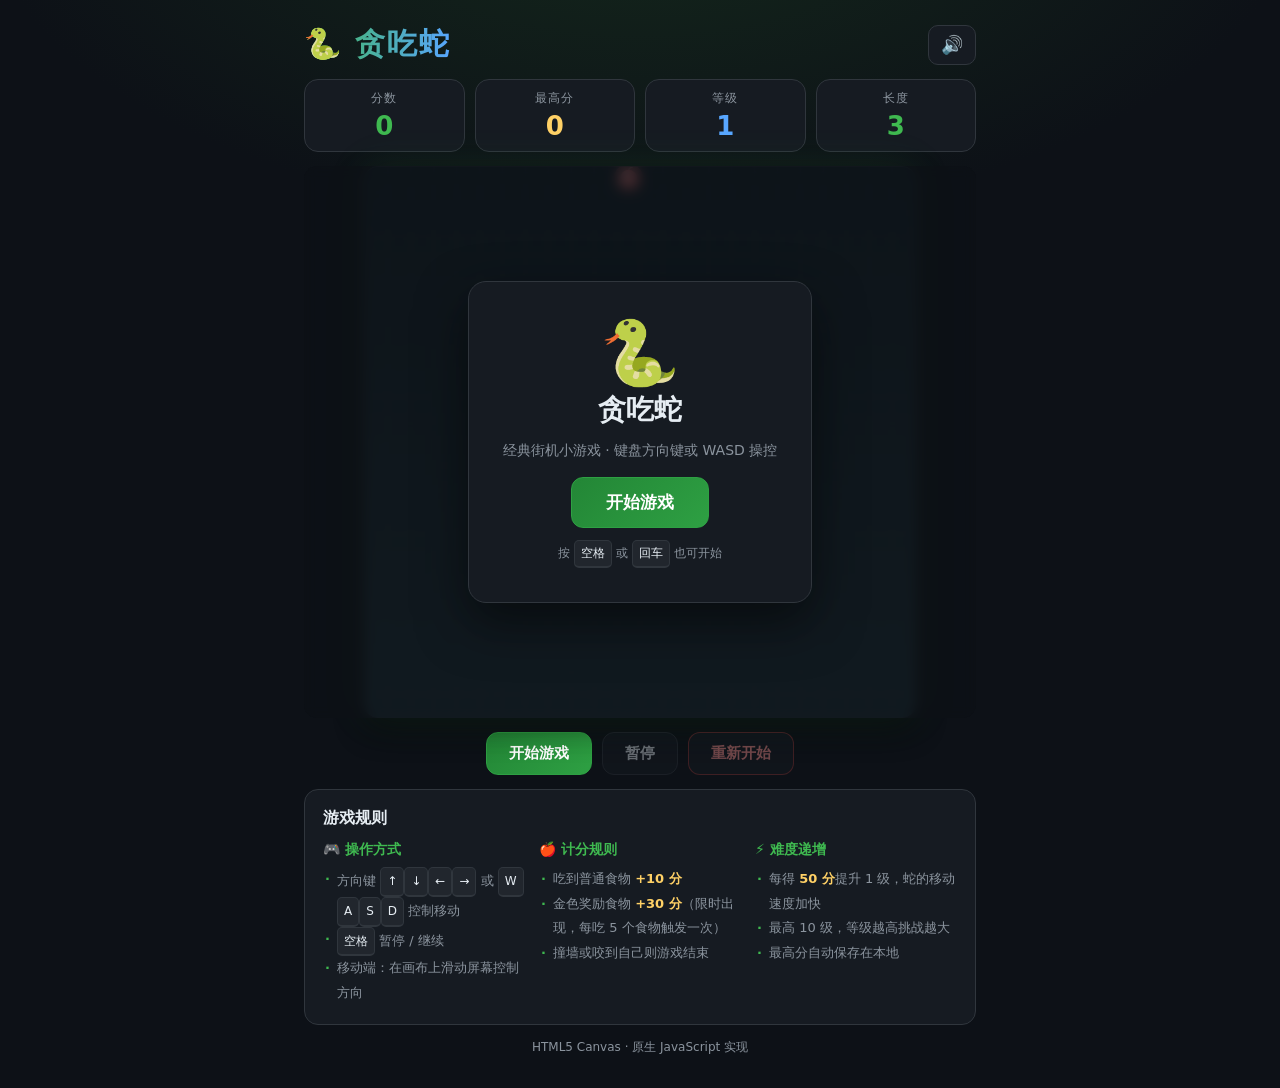
<file: snake-game/index.html>
<!DOCTYPE html>
<html lang="zh-CN">
<head>
  <meta charset="UTF-8" />
  <meta name="viewport" content="width=device-width, initial-scale=1.0" />
  <meta name="description" content="网页版贪吃蛇小游戏 - HTML5 Canvas + 原生 JavaScript" />
  <title>贪吃蛇 · Snake</title>
  <link rel="stylesheet" href="css/style.css" />
</head>
<body>
  <div class="app">
    <!-- 顶部标题栏 -->
    <header class="header">
      <h1 class="title"><span class="title-icon">🐍</span> 贪吃蛇</h1>
      <button id="muteBtn" class="icon-btn" type="button" title="切换音效" aria-label="切换音效">🔊</button>
    </header>

    <!-- 分数显示区 -->
    <section class="hud" aria-label="游戏数据">
      <div class="stat">
        <span class="stat-label">分数</span>
        <span class="stat-value" id="score">0</span>
      </div>
      <div class="stat">
        <span class="stat-label">最高分</span>
        <span class="stat-value" id="highScore">0</span>
      </div>
      <div class="stat">
        <span class="stat-label">等级</span>
        <span class="stat-value" id="level">1</span>
      </div>
      <div class="stat">
        <span class="stat-label">长度</span>
        <span class="stat-value" id="length">3</span>
      </div>
    </section>

    <!-- 游戏画布 + 覆盖层（欢迎 / 暂停 / 结束） -->
    <main class="board-wrap">
      <canvas id="board" aria-label="贪吃蛇游戏画布" tabindex="0"></canvas>
      <div id="overlay" class="overlay" aria-live="polite"></div>
    </main>

    <!-- 控制按钮 -->
    <section class="controls" aria-label="游戏控制">
      <button id="startBtn" class="btn btn-primary" type="button">开始游戏</button>
      <button id="pauseBtn" class="btn" type="button" disabled>暂停</button>
      <button id="restartBtn" class="btn btn-danger" type="button">重新开始</button>
    </section>

    <!-- 游戏规则说明 -->
    <section class="rules" aria-label="游戏规则">
      <h2>游戏规则</h2>
      <div class="rules-grid">
        <div class="rule-card">
          <h3>🎮 操作方式</h3>
          <ul>
            <li>方向键 <kbd>↑</kbd><kbd>↓</kbd><kbd>←</kbd><kbd>→</kbd> 或 <kbd>W</kbd><kbd>A</kbd><kbd>S</kbd><kbd>D</kbd> 控制移动</li>
            <li><kbd>空格</kbd> 暂停 / 继续</li>
            <li>移动端：在画布上滑动屏幕控制方向</li>
          </ul>
        </div>
        <div class="rule-card">
          <h3>🍎 计分规则</h3>
          <ul>
            <li>吃到普通食物 <b>+10 分</b></li>
            <li>金色奖励食物 <b>+30 分</b>（限时出现，每吃 5 个食物触发一次）</li>
            <li>撞墙或咬到自己则游戏结束</li>
          </ul>
        </div>
        <div class="rule-card">
          <h3>⚡ 难度递增</h3>
          <ul>
            <li>每得 <b>50 分</b>提升 1 级，蛇的移动速度加快</li>
            <li>最高 10 级，等级越高挑战越大</li>
            <li>最高分自动保存在本地</li>
          </ul>
        </div>
      </div>
    </section>

    <footer class="footer">HTML5 Canvas · 原生 JavaScript 实现</footer>
  </div>

  <!-- 按依赖顺序加载模块（普通脚本，支持 file:// 直接打开） -->
  <script src="js/config.js"></script>
  <script src="js/sound.js"></script>
  <script src="js/input.js"></script>
  <script src="js/game.js"></script>
  <script src="js/renderer.js"></script>
  <script src="js/main.js"></script>
</body>
</html>
</file>
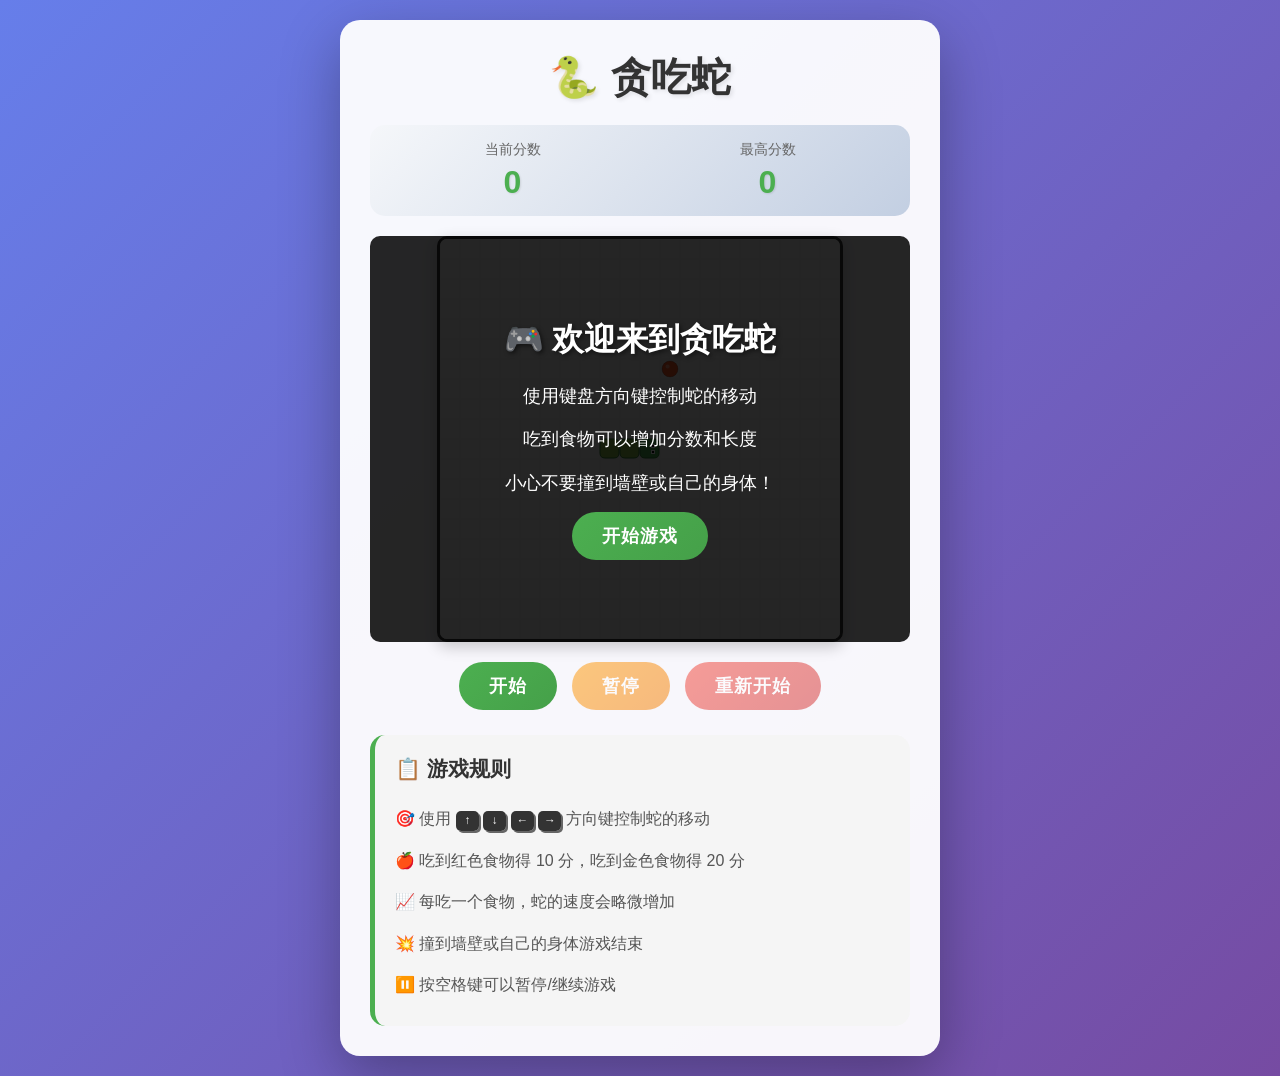
<file: test2/index.html>
<!DOCTYPE html>
<html lang="zh-CN">
<head>
    <meta charset="UTF-8">
    <meta name="viewport" content="width=device-width, initial-scale=1.0">
    <title>贪吃蛇小游戏</title>
    <link rel="stylesheet" href="css/style.css">
</head>
<body>
    <div class="container">
        <!-- 游戏标题 -->
        <header class="game-header">
            <h1>🐍 贪吃蛇</h1>
        </header>

        <!-- 分数显示区 -->
        <div class="score-board">
            <div class="score-item">
                <span class="score-label">当前分数</span>
                <span class="score-value" id="current-score">0</span>
            </div>
            <div class="score-item">
                <span class="score-label">最高分数</span>
                <span class="score-value" id="high-score">0</span>
            </div>
        </div>

        <!-- 游戏主界面 -->
        <div class="game-area">
            <canvas id="game-canvas"></canvas>
            
            <!-- 欢迎界面 -->
            <div class="overlay welcome-screen" id="welcome-screen">
                <div class="overlay-content">
                    <h2>🎮 欢迎来到贪吃蛇</h2>
                    <p>使用键盘方向键控制蛇的移动</p>
                    <p>吃到食物可以增加分数和长度</p>
                    <p>小心不要撞到墙壁或自己的身体！</p>
                    <button class="btn btn-primary" id="welcome-start-btn">开始游戏</button>
                </div>
            </div>

            <!-- 游戏结束界面 -->
            <div class="overlay game-over-screen hidden" id="game-over-screen">
                <div class="overlay-content">
                    <h2>💀 游戏结束</h2>
                    <p class="final-score">最终分数: <span id="final-score">0</span></p>
                    <p class="final-length">蛇的长度: <span id="final-length">0</span></p>
                    <button class="btn btn-primary" id="restart-btn">重新开始</button>
                </div>
            </div>

            <!-- 暂停提示 -->
            <div class="overlay pause-screen hidden" id="pause-screen">
                <div class="overlay-content">
                    <h2>⏸️ 游戏已暂停</h2>
                    <p>按空格键或点击继续按钮恢复游戏</p>
                </div>
            </div>
        </div>

        <!-- 控制按钮 -->
        <div class="control-buttons">
            <button class="btn btn-start" id="start-btn">开始</button>
            <button class="btn btn-pause" id="pause-btn" disabled>暂停</button>
            <button class="btn btn-reset" id="reset-btn">重新开始</button>
        </div>

        <!-- 游戏规则说明 -->
        <div class="game-rules">
            <h3>📋 游戏规则</h3>
            <ul>
                <li>🎯 使用 <kbd>↑</kbd> <kbd>↓</kbd> <kbd>←</kbd> <kbd>→</kbd> 方向键控制蛇的移动</li>
                <li>🍎 吃到红色食物得 10 分，吃到金色食物得 20 分</li>
                <li>📈 每吃一个食物，蛇的速度会略微增加</li>
                <li>💥 撞到墙壁或自己的身体游戏结束</li>
                <li>⏸️ 按空格键可以暂停/继续游戏</li>
            </ul>
        </div>
    </div>

    <!-- 引入 JavaScript 文件 -->
    <script src="js/config.js"></script>
    <script src="js/audio.js"></script>
    <script src="js/snake.js"></script>
    <script src="js/food.js"></script>
    <script src="js/game.js"></script>
    <script src="js/main.js"></script>
</body>
</html>
</file>
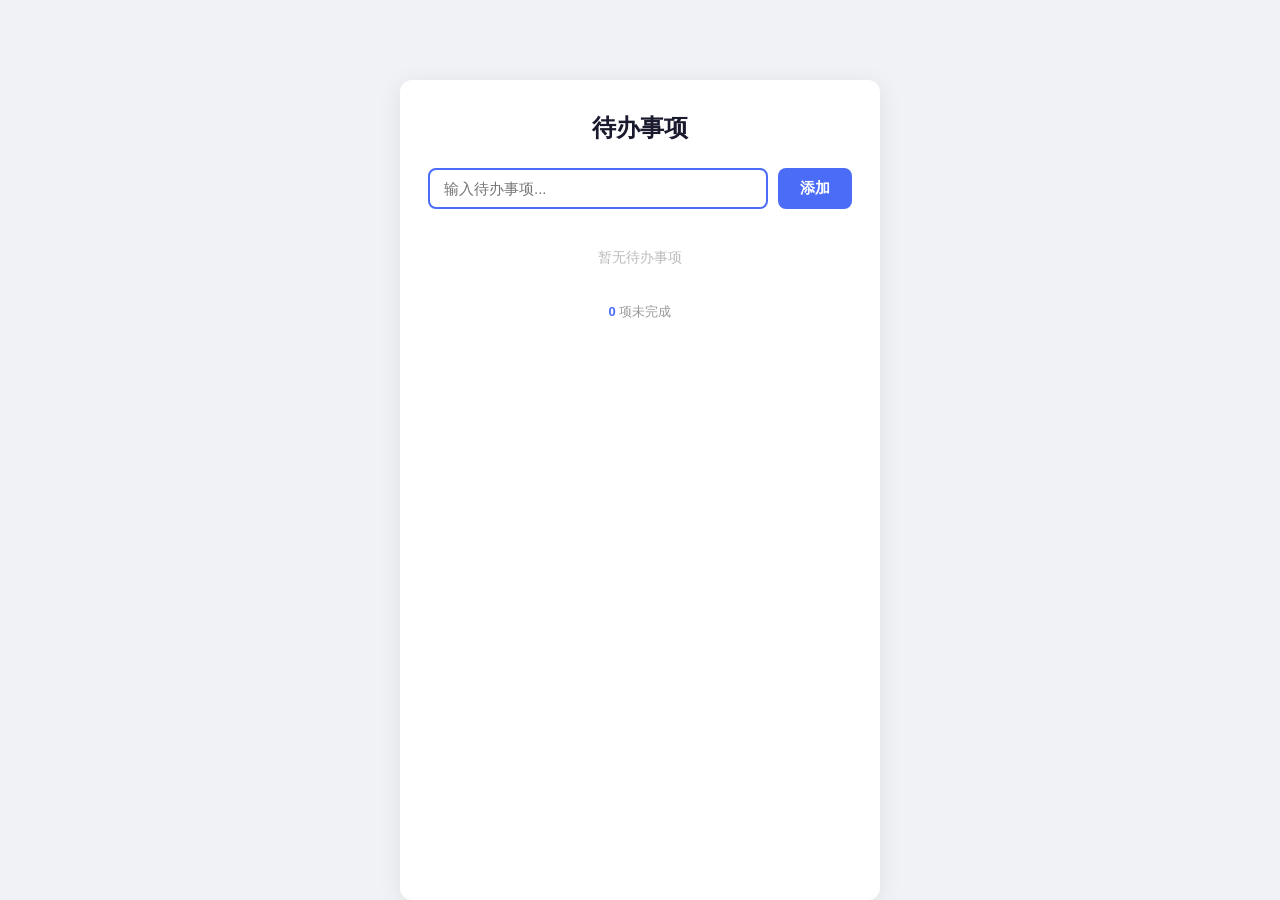
<file: todo-app/index.html>
<!DOCTYPE html>
<html lang="zh-CN">
<head>
  <meta charset="UTF-8">
  <meta name="viewport" content="width=device-width, initial-scale=1.0">
  <title>待办事项</title>
  <link rel="stylesheet" href="style.css">
</head>
<body>
  <main class="todo-app">
    <h1>待办事项</h1>

    <!-- 输入区：输入框 + 添加按钮 -->
    <div class="todo-input">
      <input type="text" id="todoText" placeholder="输入待办事项..." maxlength="100" autofocus>
      <button id="addBtn">添加</button>
    </div>

    <!-- 列表区：动态渲染待办项 -->
    <ul id="todoList" class="todo-list"></ul>

    <!-- 空状态提示 -->
    <p id="emptyHint" class="empty-hint">暂无待办事项</p>

    <!-- 统计区 -->
    <div class="todo-stats">
      <span id="activeCount">0</span> 项未完成
    </div>
  </main>

  <script src="app.js"></script>
</body>
</html>
</file>
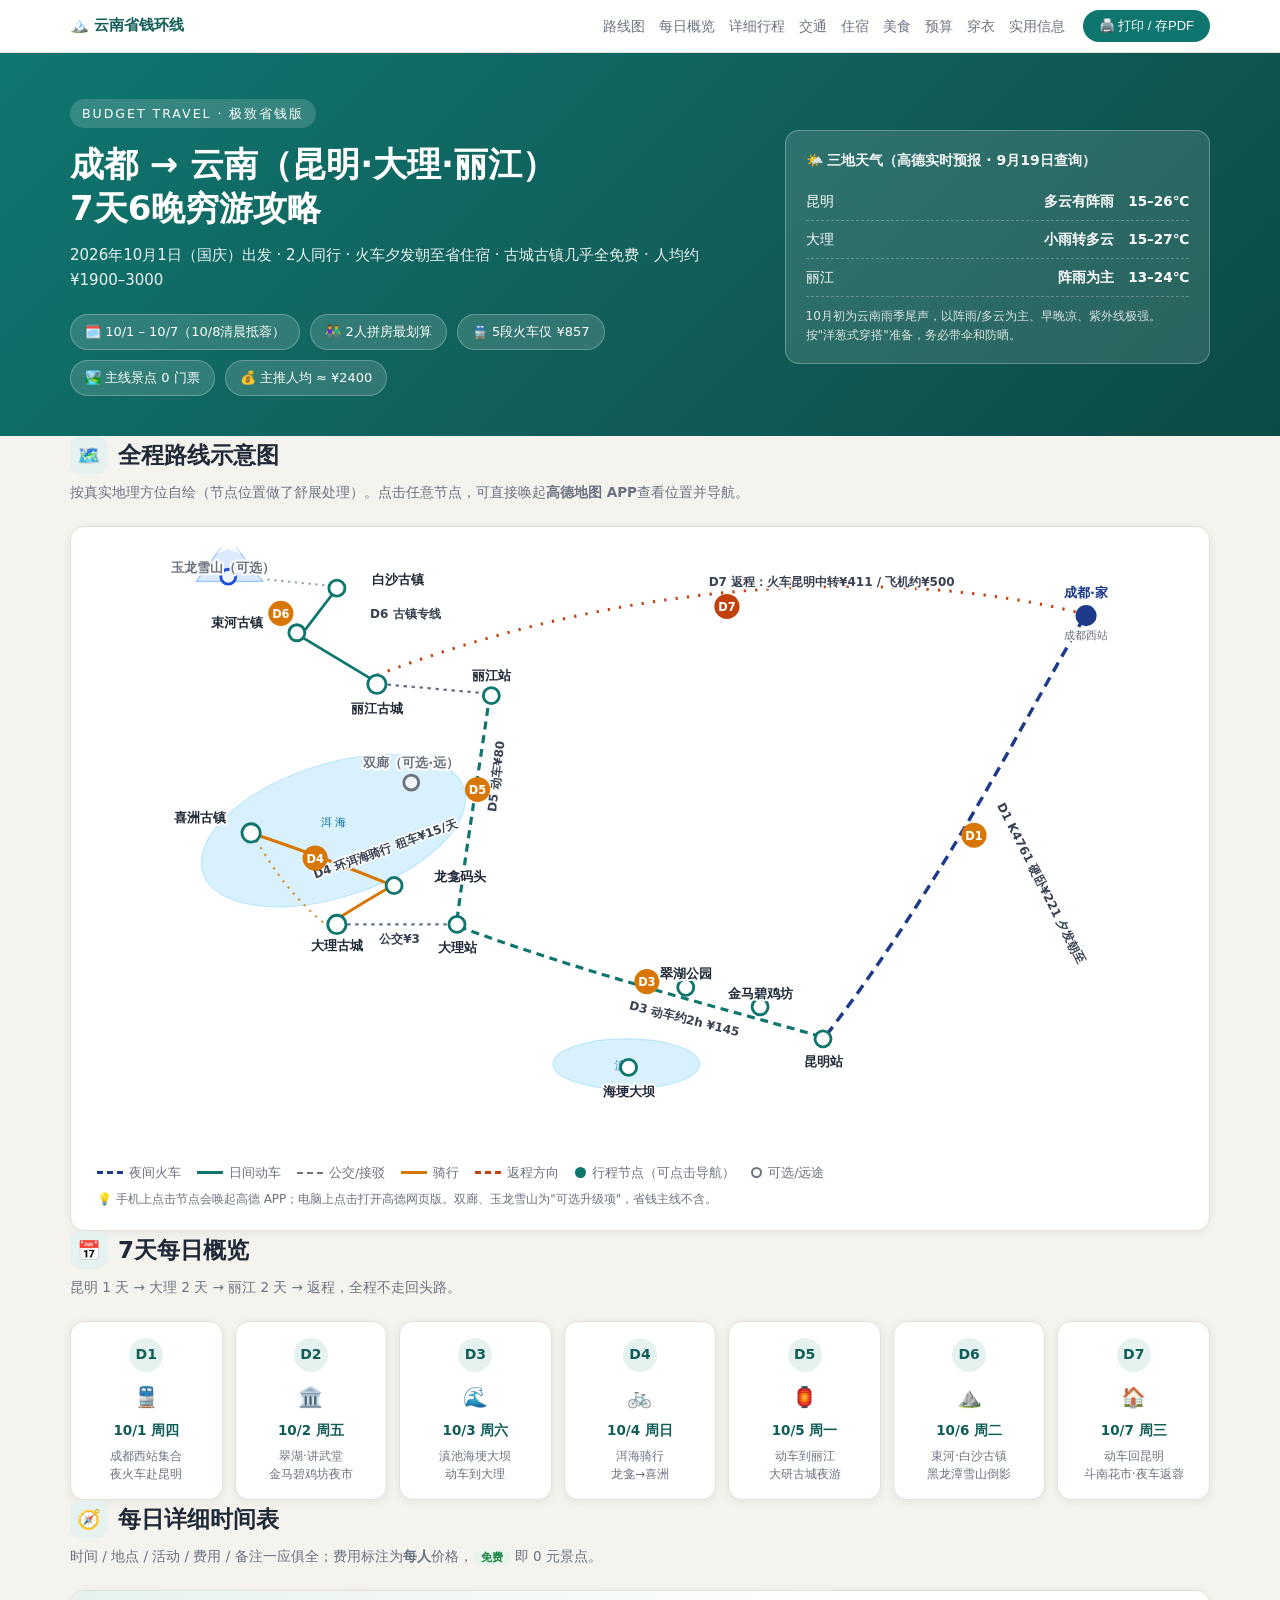
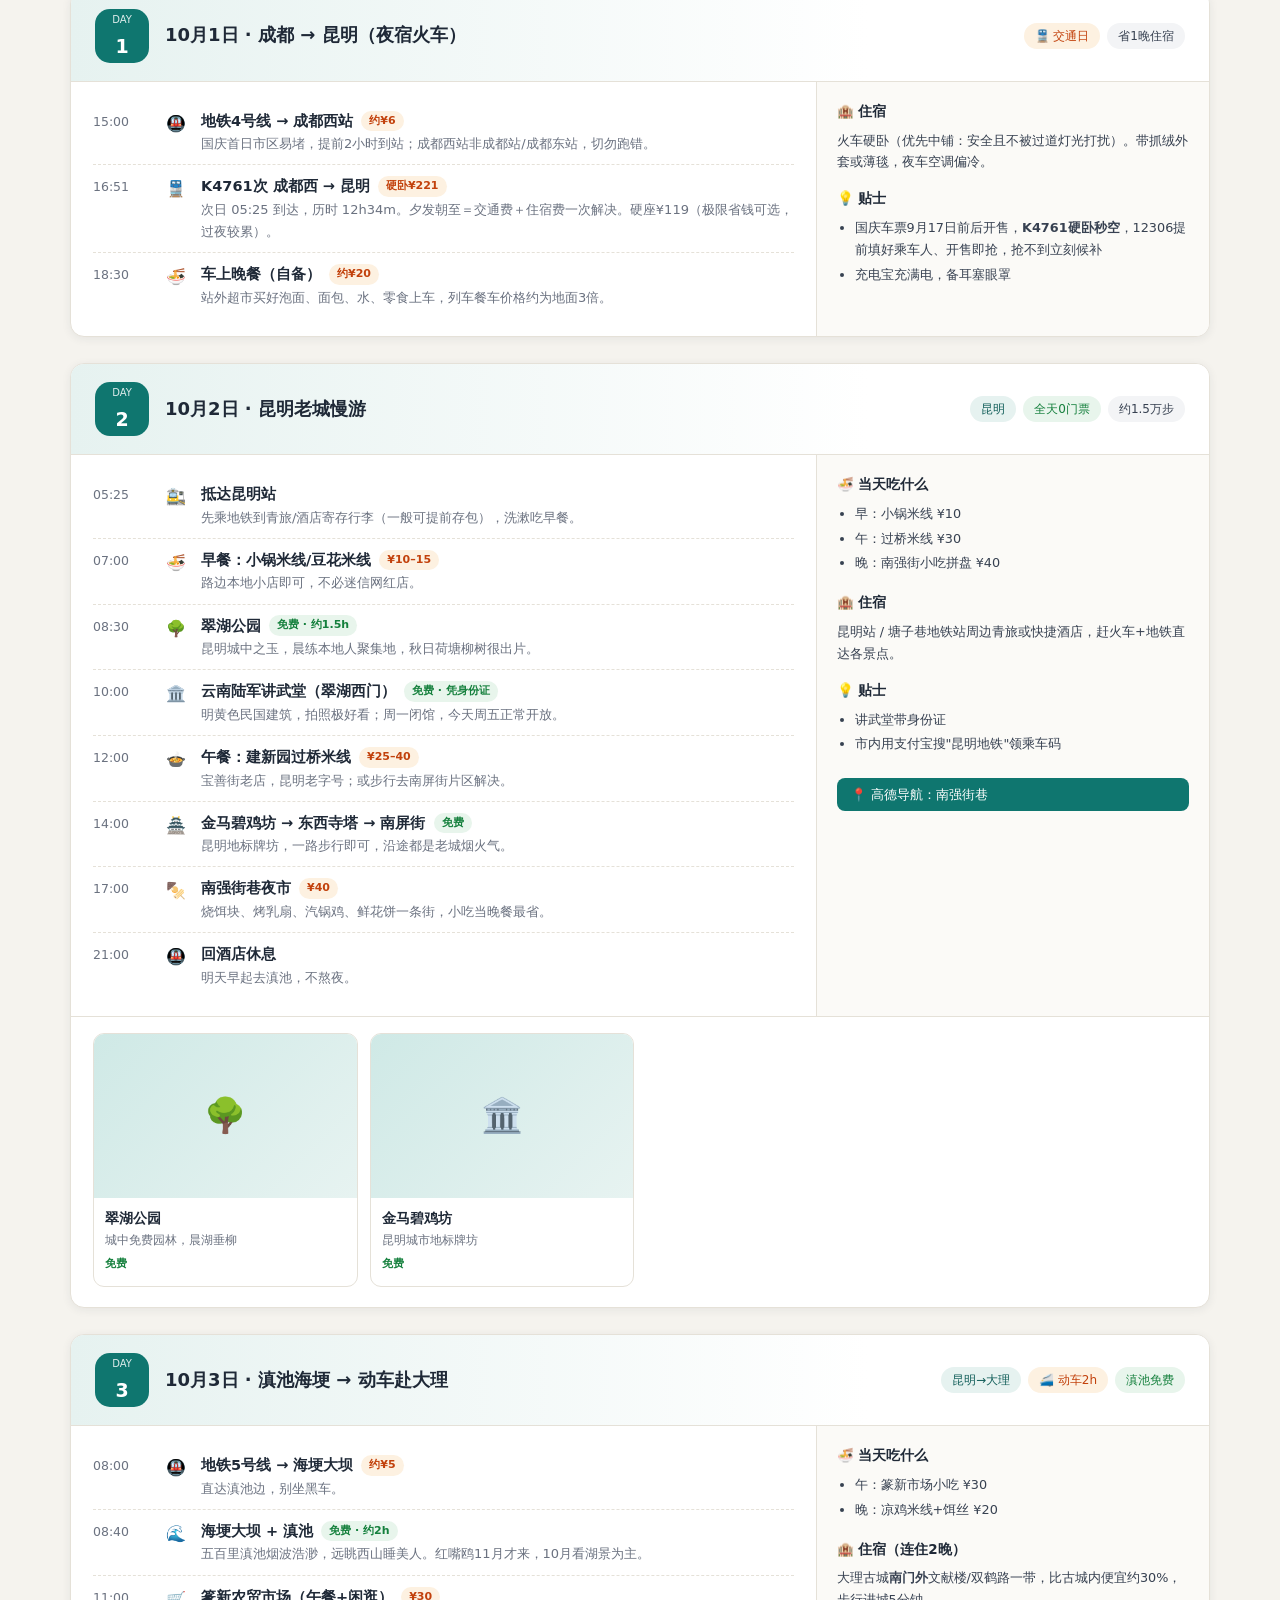
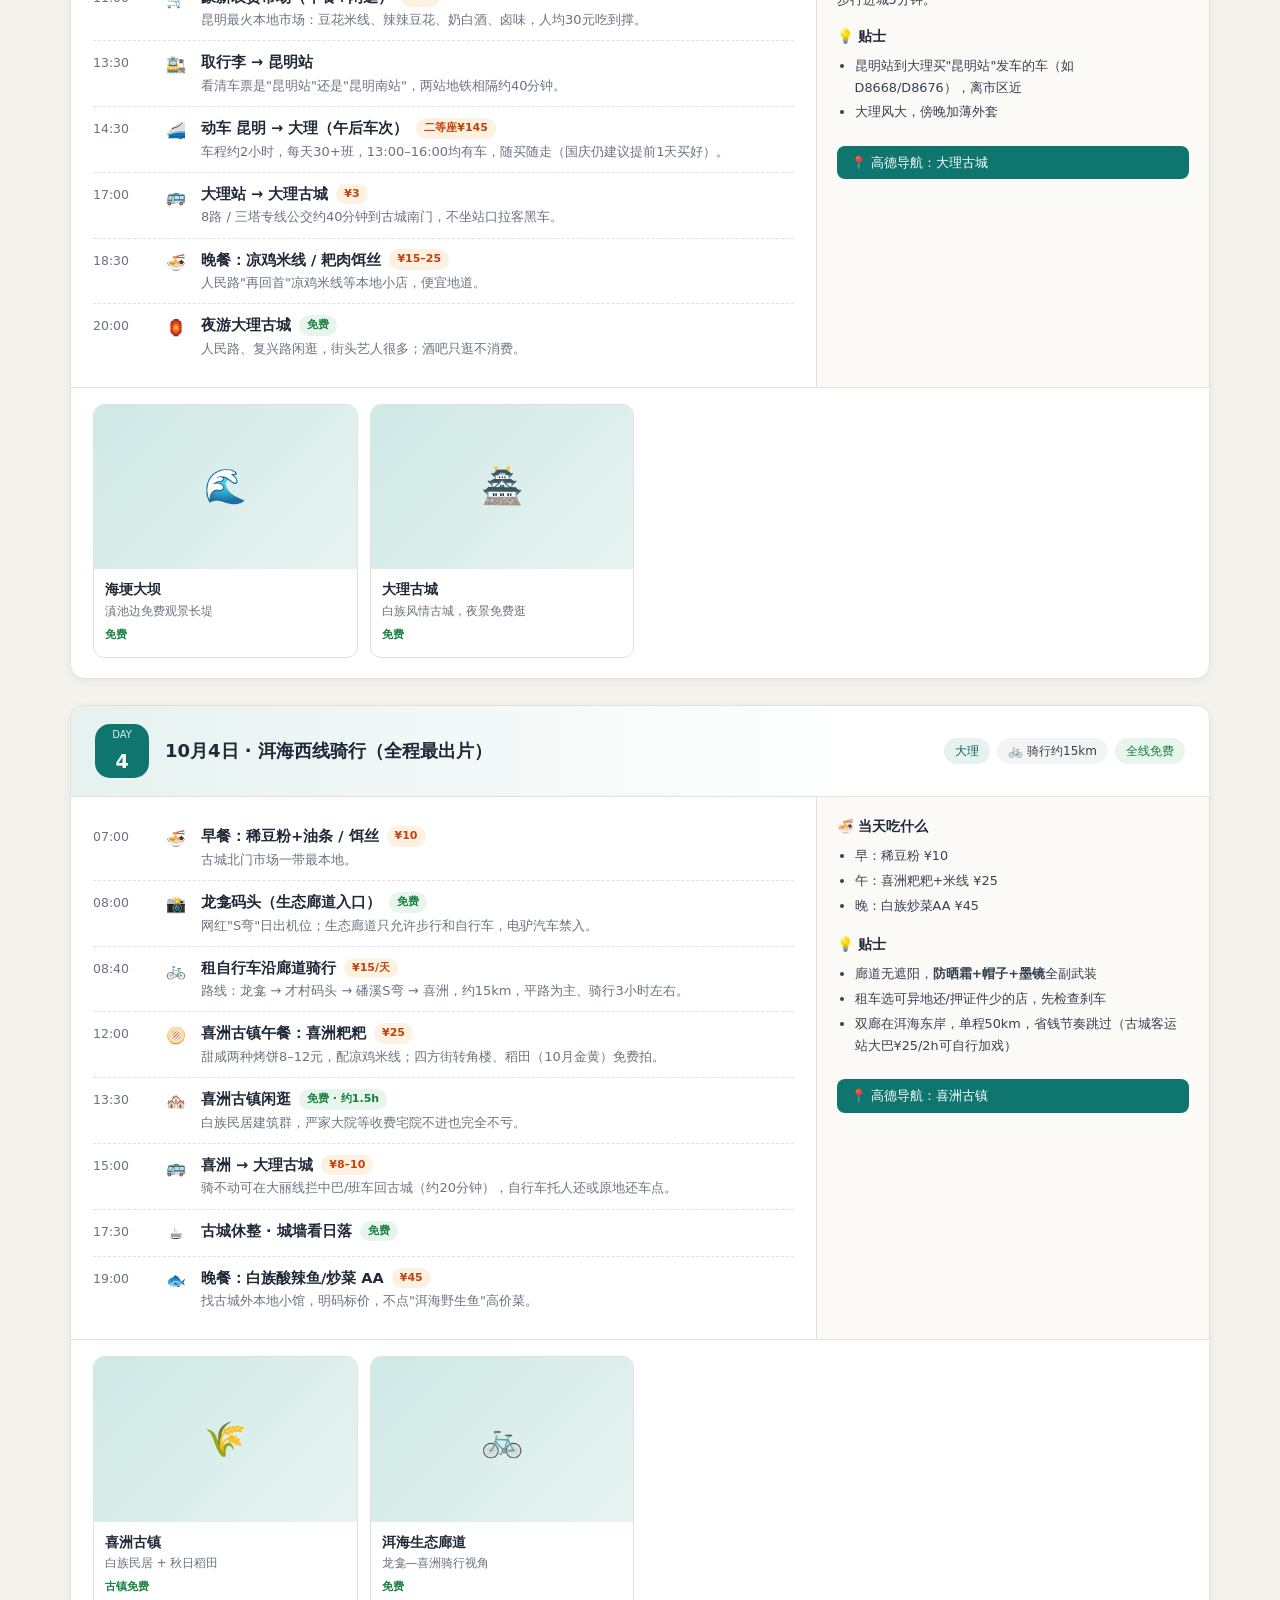
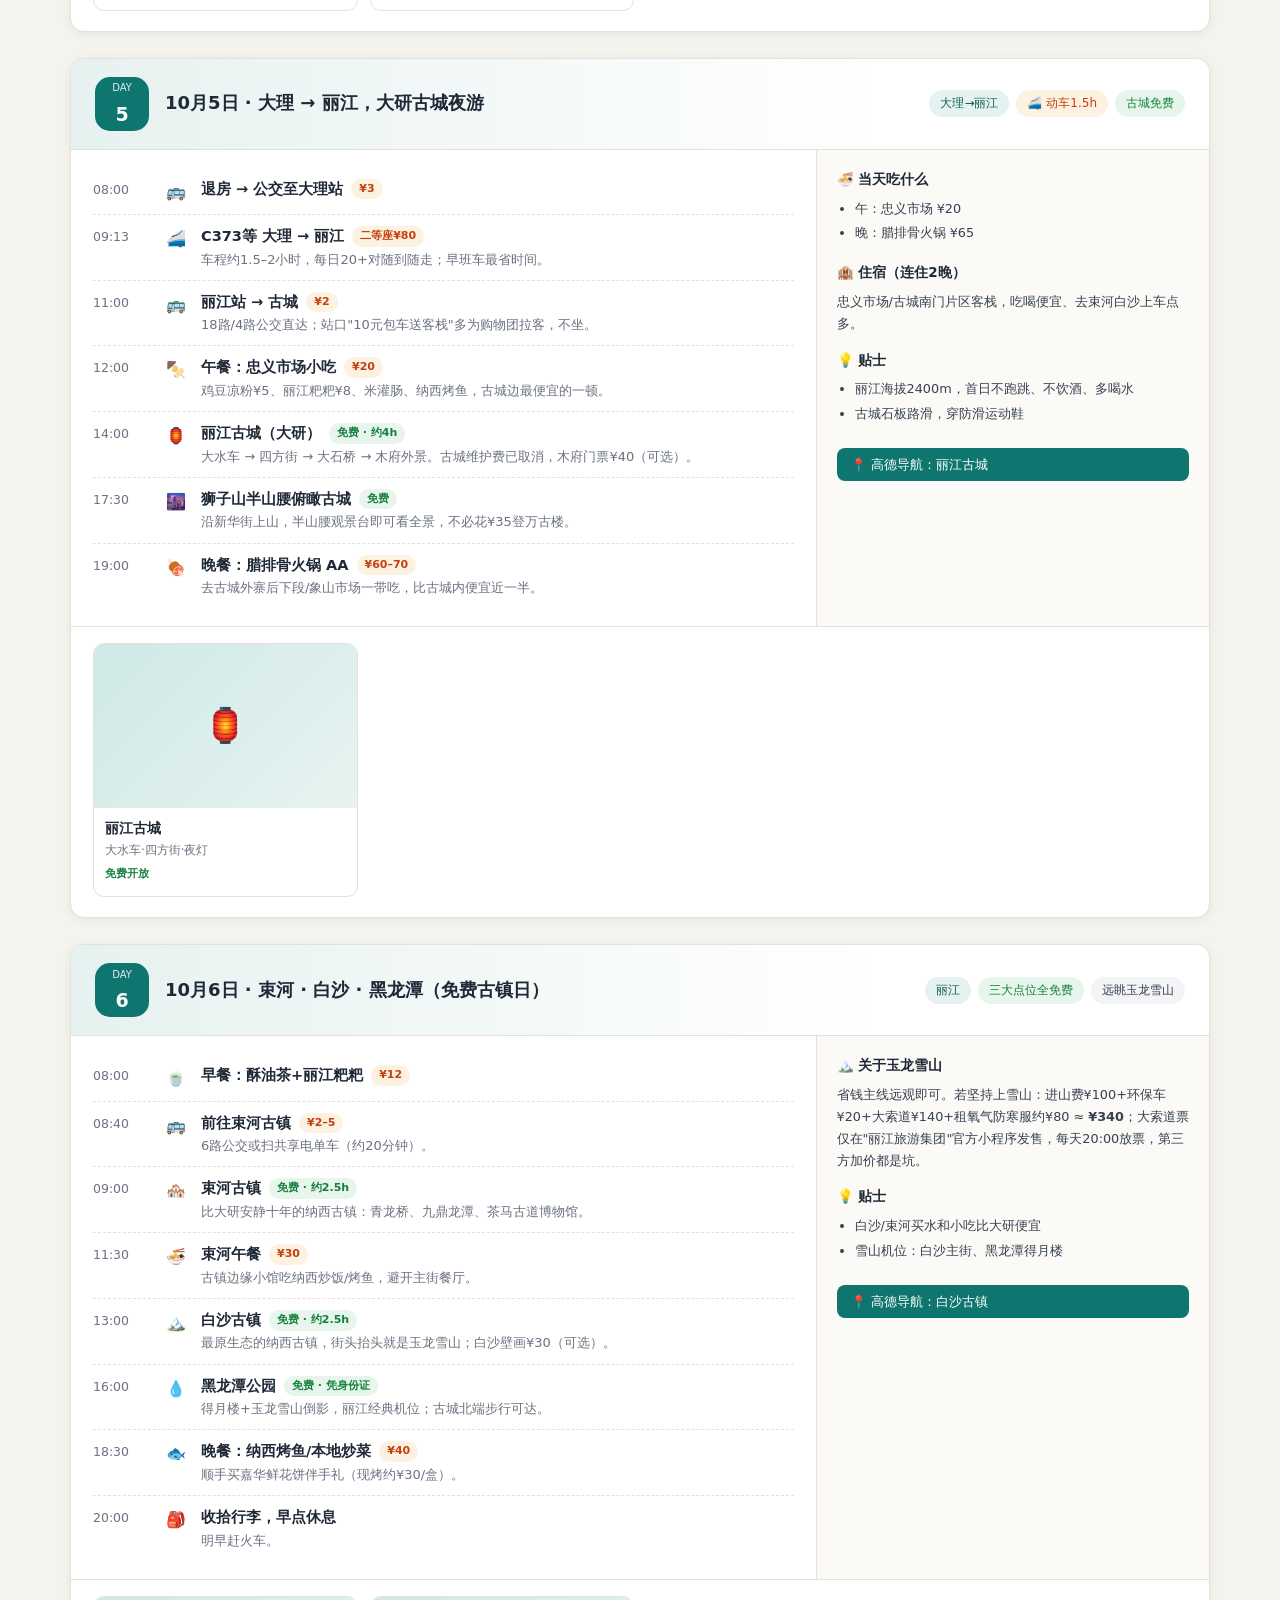
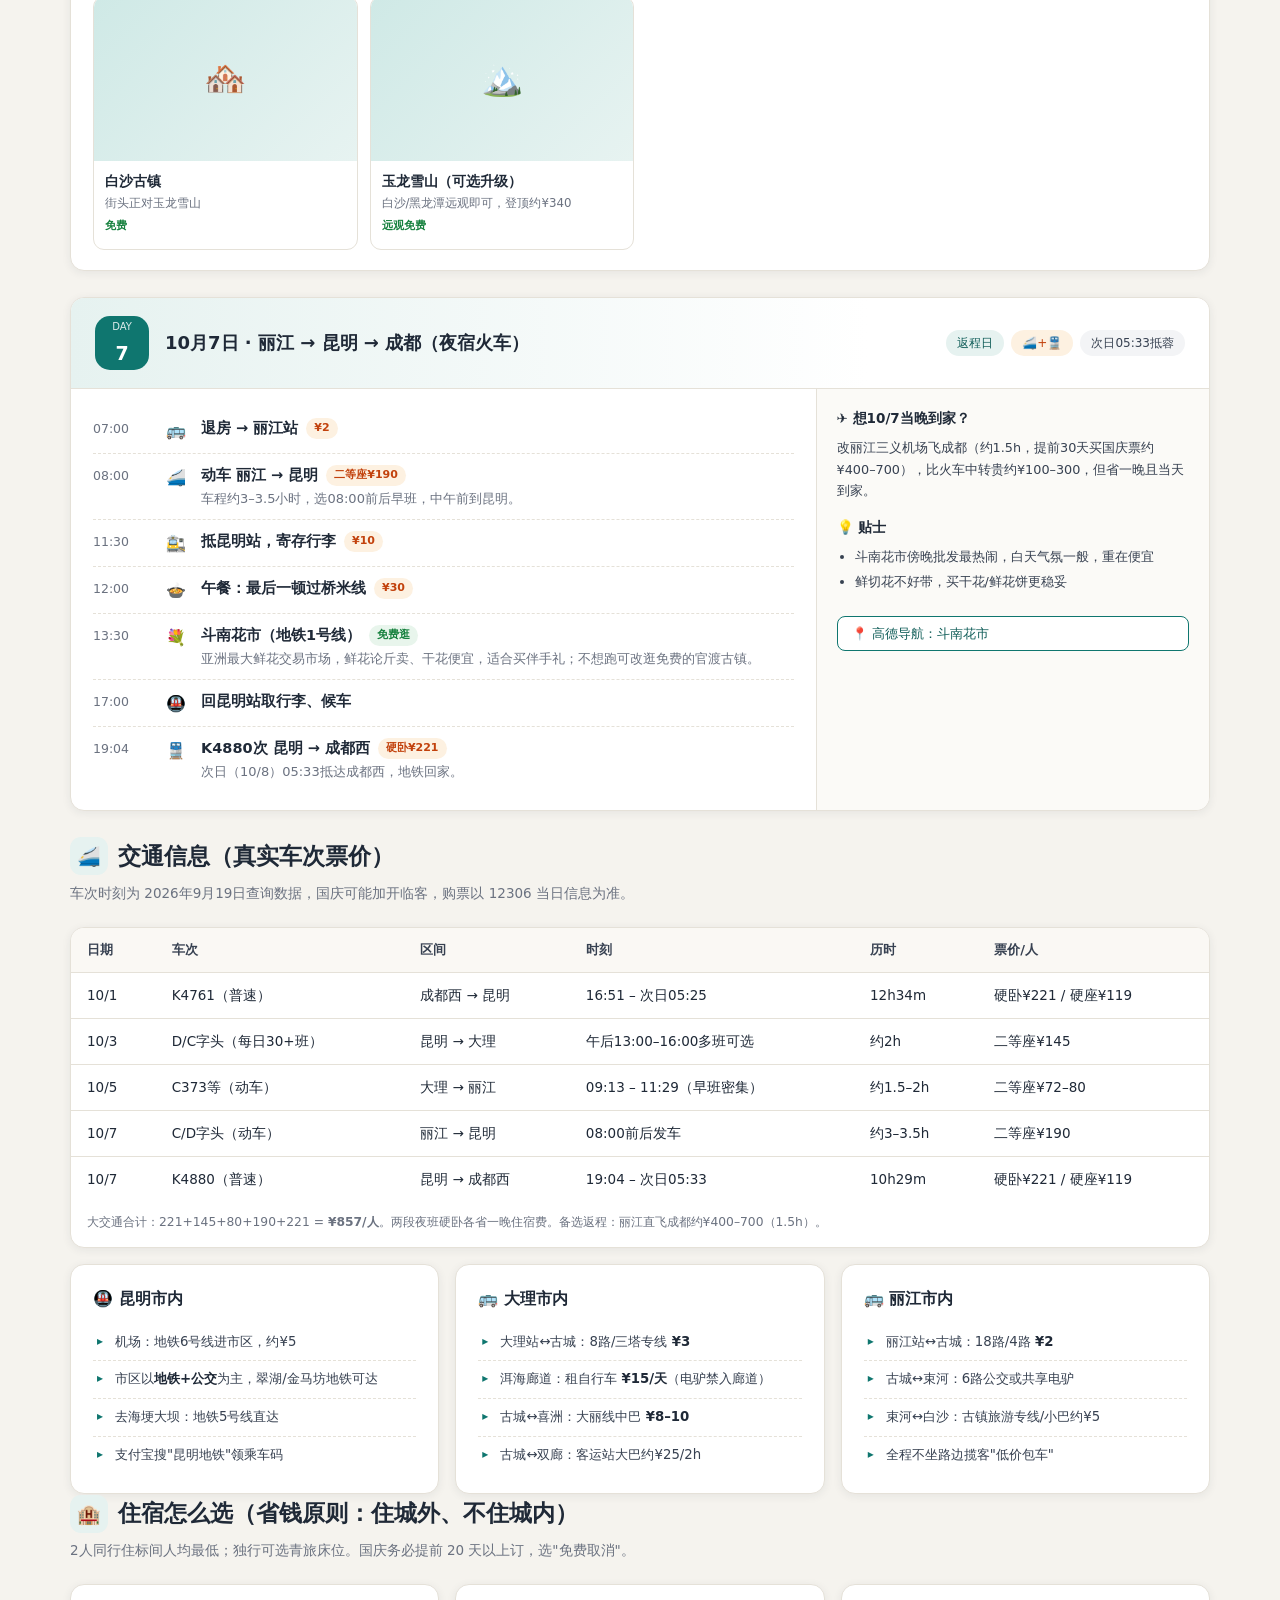
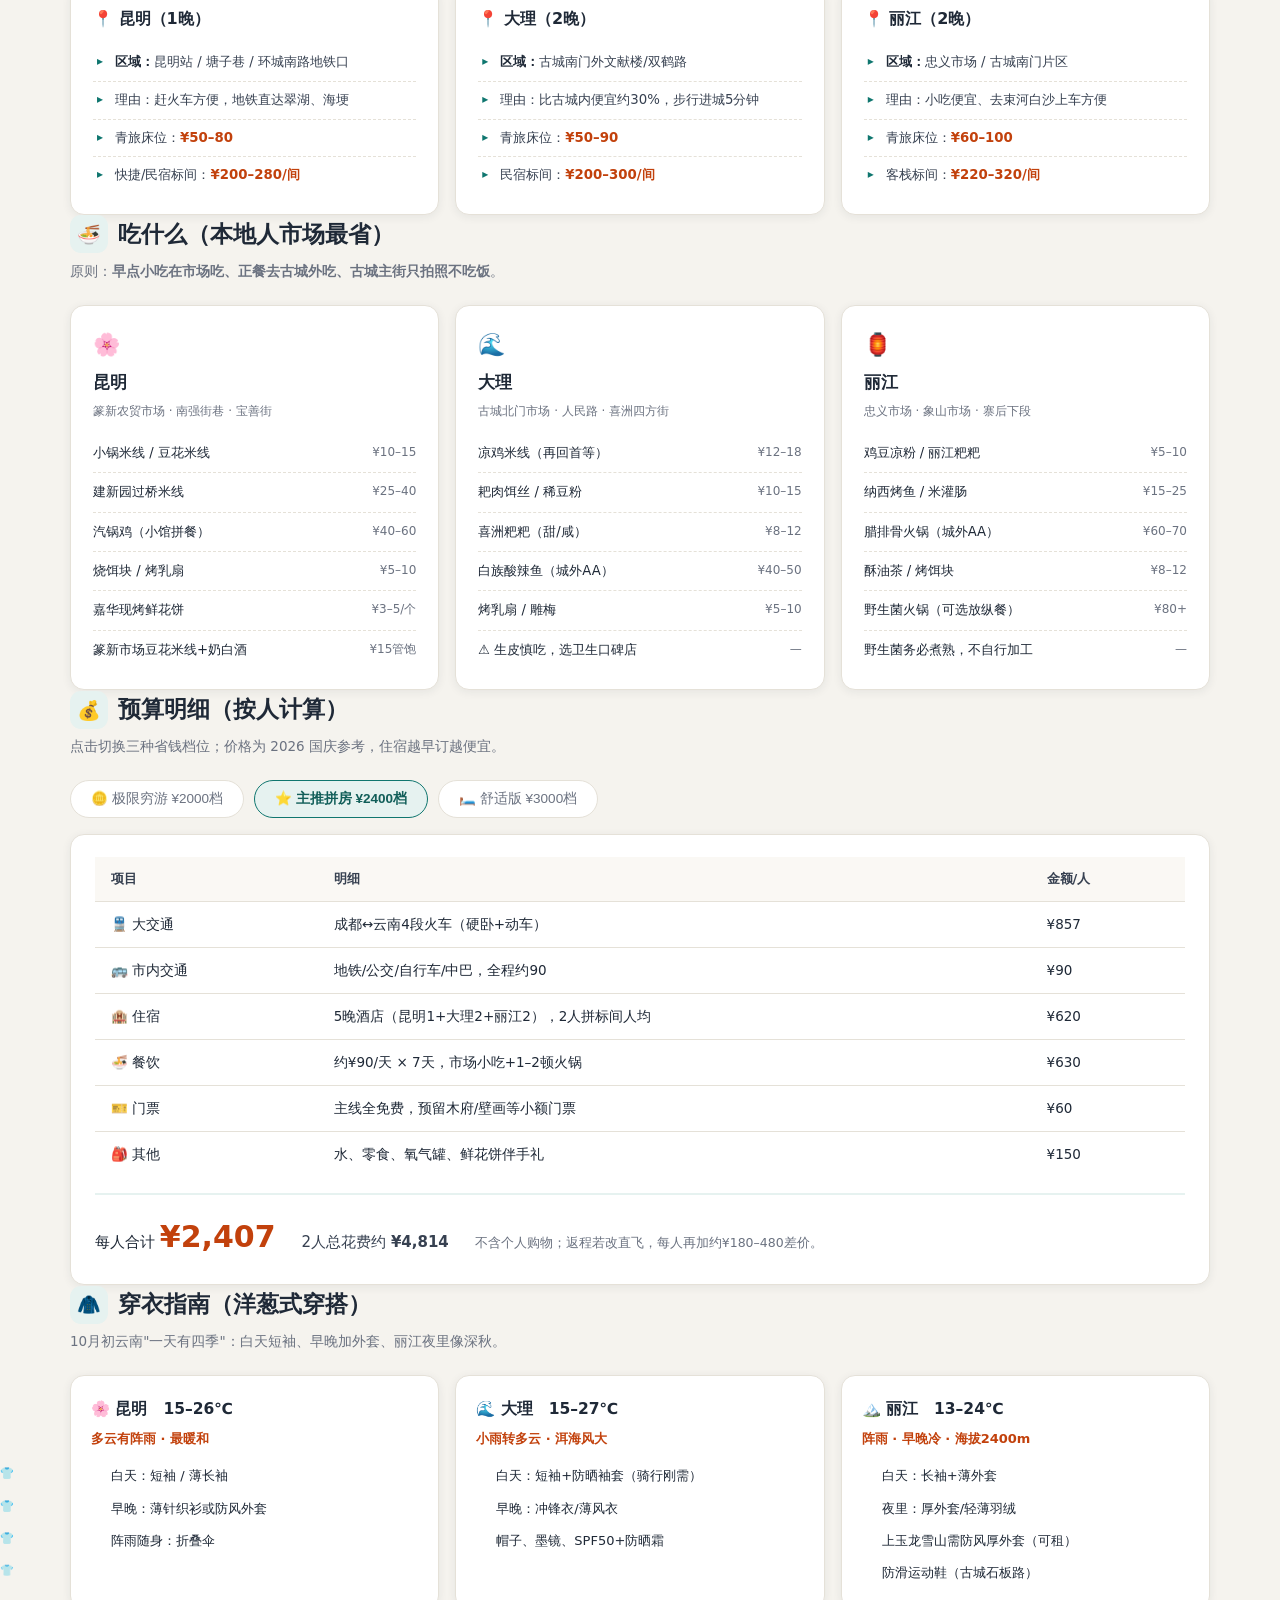
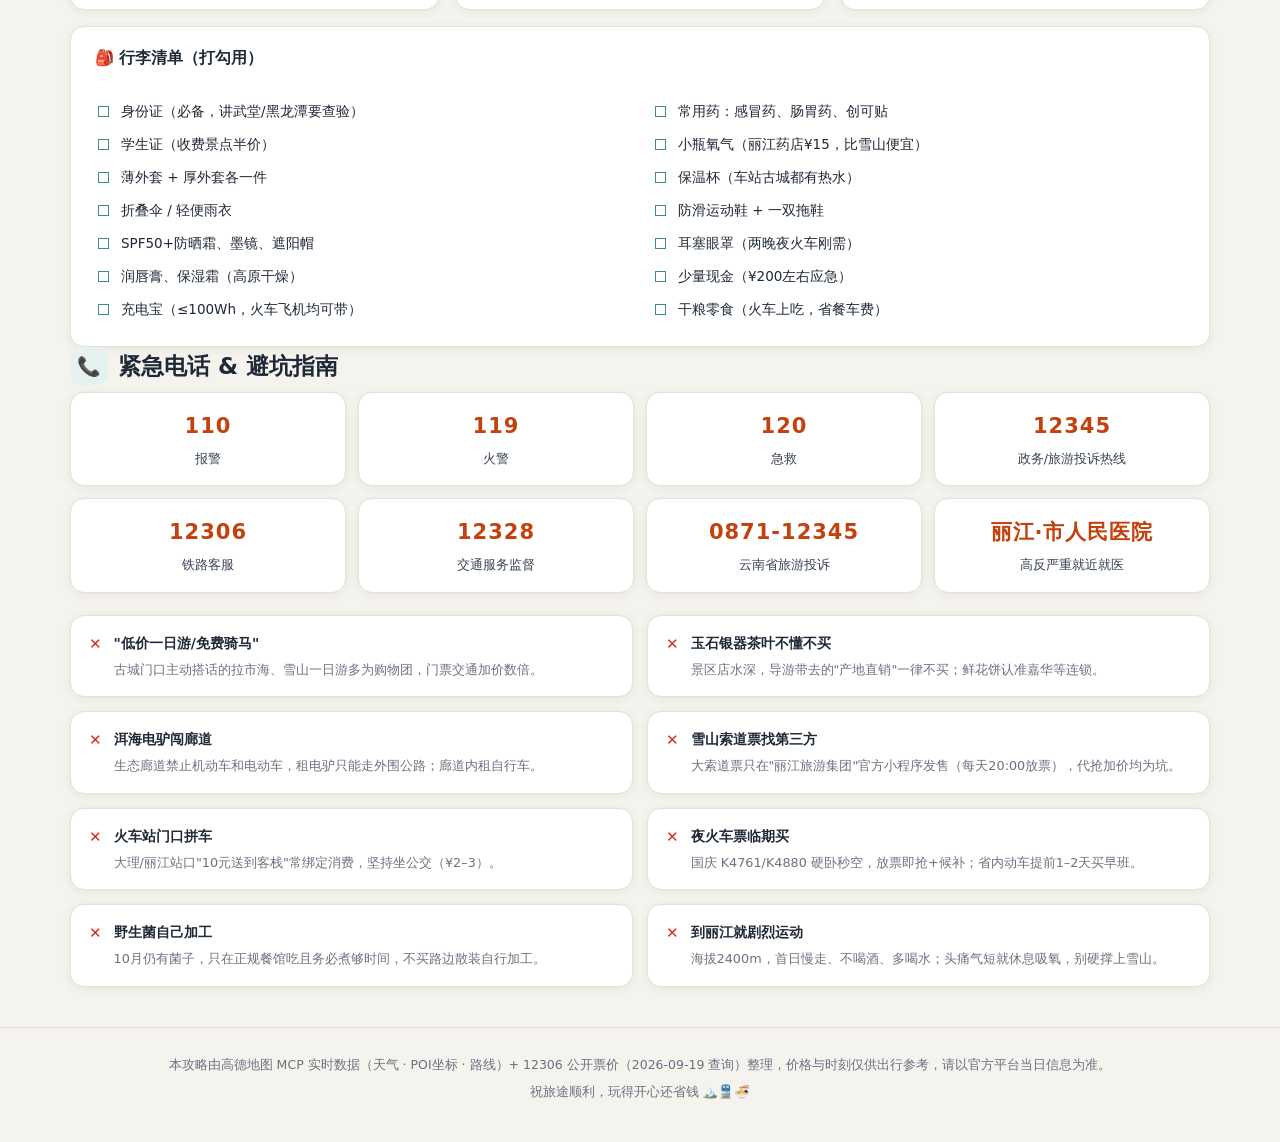
<file: yunnan-travel/index.html>
<!DOCTYPE html>
<html lang="zh-CN">
<head>
<meta charset="UTF-8">
<meta name="viewport" content="width=device-width, initial-scale=1.0">
<title>成都→云南 昆大丽7天6晚省钱攻略（2026国庆 · 2人同行）</title>
<style>
/* ========== 基础与变量 ========== */
:root{
  --ink:#1f2937;
  --ink-soft:#374151;
  --muted:#6b7280;
  --line:#e5e1d8;
  --paper:#ffffff;
  --bg:#f5f3ee;
  --teal:#0f766f;
  --teal-deep:#115e59;
  --teal-soft:#e6f2f0;
  --amber:#d97706;
  --amber-soft:#fdf1e1;
  --clay:#c2410c;
  --blue:#1d4ed8;
  --night:#1e3a8a;
  --free:#15803d;
  --shadow:0 2px 10px rgba(31,41,55,.07);
  --radius:14px;
}
*{box-sizing:border-box;margin:0;padding:0;}
html{scroll-behavior:smooth;}
body{
  font-family:"PingFang SC","Microsoft YaHei","Segoe UI",system-ui,sans-serif;
  background:var(--bg);
  color:var(--ink);
  line-height:1.7;
  font-size:15px;
}
a{color:var(--teal-deep);text-decoration:none;}
img{display:block;max-width:100%;}
.wrap{max-width:1180px;margin:0 auto;padding:0 20px;}

/* ========== 顶部导航 ========== */
.topnav{
  position:sticky;top:0;z-index:50;
  background:rgba(255,255,255,.94);
  backdrop-filter:blur(8px);
  border-bottom:1px solid var(--line);
}
.topnav .wrap{display:flex;align-items:center;gap:18px;height:52px;overflow-x:auto;}
.brand{font-weight:700;color:var(--teal-deep);white-space:nowrap;font-size:15px;}
.topnav nav{display:flex;gap:14px;margin-left:auto;white-space:nowrap;}
.topnav nav a{color:var(--muted);font-size:13.5px;}
.topnav nav a:hover{color:var(--teal);}
.btn-print{
  border:none;cursor:pointer;
  background:var(--teal);color:#fff;
  padding:7px 16px;border-radius:999px;font-size:13px;white-space:nowrap;
}
.btn-print:hover{background:var(--teal-deep);}

/* ========== 头部封面 ========== */
.hero{
  background:linear-gradient(135deg,#0f766f 0%,#115e59 55%,#0c4a45 100%);
  color:#fff;padding:46px 0 40px;
}
.hero .wrap{display:grid;grid-template-columns:1.6fr 1fr;gap:34px;align-items:center;}
.hero .kicker{
  display:inline-block;font-size:12.5px;letter-spacing:2px;
  background:rgba(255,255,255,.16);padding:4px 12px;border-radius:999px;margin-bottom:14px;
}
.hero h1{font-size:34px;line-height:1.3;margin-bottom:12px;}
.hero p.sub{font-size:15px;opacity:.92;margin-bottom:20px;}
.hero-stats{display:flex;flex-wrap:wrap;gap:10px;}
.hero-stats span{
  background:rgba(255,255,255,.14);
  border:1px solid rgba(255,255,255,.25);
  padding:6px 14px;border-radius:999px;font-size:13px;
}
.weather-card{
  background:rgba(255,255,255,.12);
  border:1px solid rgba(255,255,255,.28);
  border-radius:var(--radius);padding:18px 20px;
}
.weather-card h3{font-size:14px;font-weight:600;margin-bottom:10px;opacity:.95;}
.w-row{display:flex;justify-content:space-between;gap:8px;padding:7px 0;border-bottom:1px dashed rgba(255,255,255,.25);font-size:13.5px;}
.w-row:last-child{border-bottom:none;}
.w-row b{font-weight:600;}
.weather-note{margin-top:10px;font-size:12px;opacity:.82;line-height:1.6;}

/* ========== 通用区块 ========== */
section{padding:42px 0 8px;}
.sec-title{display:flex;align-items:center;gap:10px;margin-bottom:6px;}
.sec-title h2{font-size:23px;color:var(--ink);}
.sec-title .ico{
  width:38px;height:38px;border-radius:11px;
  background:var(--teal-soft);color:var(--teal-deep);
  display:grid;place-items:center;font-size:19px;flex:none;
}
.sec-desc{color:var(--muted);font-size:13.5px;margin-bottom:22px;}
.card{
  background:var(--paper);border:1px solid var(--line);
  border-radius:var(--radius);box-shadow:var(--shadow);
}

/* ========== 自绘 SVG 路线地图 ========== */
.map-card{padding:20px 20px 12px;}
.map-svg{width:100%;height:auto;}
.map-legend{
  display:flex;flex-wrap:wrap;gap:16px;
  padding:12px 6px 4px;font-size:12.5px;color:var(--muted);
}
.map-legend span{display:inline-flex;align-items:center;gap:6px;}
.lg-line{width:26px;height:0;border-top:3px solid var(--teal);display:inline-block;}
.lg-night{border-top:3px dashed var(--night);}
.lg-bus{border-top:2px dashed var(--muted);}
.lg-bike{border-top:3px solid var(--amber);}
.lg-fly{border-top:3px dashed var(--clay);}
.lg-dot{width:11px;height:11px;border-radius:50%;background:var(--teal);display:inline-block;}
.lg-dot.opt{background:#fff;border:2px solid var(--muted);}
/* SVG 内部样式 */
.map-node{cursor:pointer;}
.map-node circle{fill:#fff;stroke:var(--teal);stroke-width:2.5;transition:transform .15s;transform-origin:center;transform-box:fill-box;}
.map-node:hover circle{transform:scale(1.25);stroke:var(--amber);}
.map-node text{font-size:11.5px;fill:var(--ink);font-weight:600;paint-order:stroke;stroke:#fff;stroke-width:3.5px;stroke-linejoin:round;}
.map-node .sub{font-size:9.5px;fill:var(--muted);font-weight:400;}
.node-home circle{fill:var(--night)!important;stroke:var(--night)!important;}
.node-home text{fill:var(--night);}
.node-opt circle{fill:#f3f4f6;stroke:var(--muted);}
.node-opt text{fill:var(--muted);}
.node-snow circle{fill:#eff6ff;stroke:var(--blue);}
.day-badge{fill:var(--amber);font-size:10px;font-weight:700;}
.route-label{font-size:10.5px;fill:var(--ink-soft);paint-order:stroke;stroke:#fff;stroke-width:3px;stroke-linejoin:round;font-weight:600;}
.map-tip{font-size:12px;color:var(--muted);padding:2px 6px 8px;}

/* ========== 每日概览 ========== */
.overview-grid{
  display:grid;grid-template-columns:repeat(7,1fr);gap:12px;
}
.ov-item{padding:16px 12px;text-align:center;transition:transform .15s;}
.ov-item:hover{transform:translateY(-3px);border-color:var(--teal);}
.ov-num{
  width:34px;height:34px;margin:0 auto 8px;border-radius:50%;
  background:var(--teal-soft);color:var(--teal-deep);
  display:grid;place-items:center;font-weight:700;font-size:14px;
}
.ov-item h4{font-size:13.5px;margin-bottom:5px;}
.ov-item p{font-size:12px;color:var(--muted);line-height:1.5;}
.ov-item .ov-ico{font-size:20px;display:block;margin-bottom:5px;}

/* ========== 每日详情 ========== */
.day{padding:0;margin-bottom:26px;overflow:hidden;}
.day-head{
  display:flex;align-items:center;gap:16px;
  padding:18px 24px;border-bottom:1px solid var(--line);
  background:linear-gradient(90deg,var(--teal-soft),#fff 70%);
}
.day-badge-lg{
  flex:none;width:54px;height:54px;border-radius:15px;
  background:var(--teal);color:#fff;
  display:grid;place-items:center;text-align:center;line-height:1.15;
  font-weight:700;
}
.day-badge-lg small{display:block;font-size:10px;font-weight:400;opacity:.85;}
.day-badge-lg b{font-size:19px;}
.day-head h3{font-size:18px;}
.day-head .tags{display:flex;flex-wrap:wrap;gap:7px;margin-left:auto;}
.tag{
  font-size:12px;padding:3px 11px;border-radius:999px;
  background:#f3f4f6;color:var(--ink-soft);white-space:nowrap;
}
.tag.city{background:var(--teal-soft);color:var(--teal-deep);}
.tag.free{background:#e8f5ec;color:var(--free);}
.tag.move{background:var(--amber-soft);color:var(--clay);}
.day-body{
  display:grid;grid-template-columns:1.9fr 1fr;gap:0;
}
/* 时间轴 */
.timeline{list-style:none;padding:18px 22px;border-right:1px solid var(--line);}
.tl-item{display:grid;grid-template-columns:58px 30px 1fr;gap:10px;padding:9px 0;border-bottom:1px dashed var(--line);}
.tl-item:last-child{border-bottom:none;}
.tl-time{font-size:12.5px;color:var(--muted);font-variant-numeric:tabular-nums;padding-top:2px;}
.tl-ico{font-size:16px;text-align:center;padding-top:1px;}
.tl-main h4{font-size:14.5px;display:flex;align-items:center;gap:8px;flex-wrap:wrap;}
.tl-main p{font-size:13px;color:var(--muted);}
.cost{font-size:11px;background:var(--amber-soft);color:var(--clay);padding:1px 8px;border-radius:999px;font-weight:600;}
.cost.zero{background:#e8f5ec;color:var(--free);}
/* 侧栏贴士 */
.day-side{padding:18px 20px;display:flex;flex-direction:column;gap:14px;background:#fbfaf7;}
.side-box h4{font-size:13.5px;margin-bottom:7px;display:flex;align-items:center;gap:6px;}
.side-box p,.side-box li{font-size:12.8px;color:var(--ink-soft);}
.side-box ul{padding-left:18px;}
.side-box li{margin-bottom:3px;}
.amap-btn{
  display:inline-block;margin-top:6px;
  font-size:12.5px;padding:6px 14px;border-radius:8px;
  background:var(--teal);color:#fff;
}
.amap-btn:hover{background:var(--teal-deep);}
.amap-btn.alt{background:#fff;color:var(--teal-deep);border:1px solid var(--teal);}
/* 景点图片卡 */
.spot-strip{
  display:grid;grid-template-columns:repeat(4,1fr);gap:12px;
  padding:16px 22px 20px;border-top:1px solid var(--line);
}
.spot{border:1px solid var(--line);border-radius:11px;overflow:hidden;background:#fff;}
.spot-img{
  position:relative;aspect-ratio:16/10;
  background:linear-gradient(135deg,#cfe9e6,#e7f3f1);
  display:grid;place-items:center;color:var(--teal-deep);font-size:34px;
}
.spot-img.img-fallback{background:linear-gradient(135deg,#dbeafe,#e0f2fe);color:var(--blue);}
.spot-img img{width:100%;height:100%;object-fit:cover;}
.spot-info{padding:9px 11px 11px;}
.spot-info h5{font-size:13.5px;margin-bottom:2px;}
.spot-info p{font-size:11.8px;color:var(--muted);line-height:1.5;}
.spot-fee{font-size:11px;color:var(--free);font-weight:600;}

/* ========== 表格通用 ========== */
.tbl-card{overflow-x:auto;}
table{width:100%;border-collapse:collapse;font-size:13.5px;min-width:640px;}
th,td{padding:11px 16px;text-align:left;border-bottom:1px solid var(--line);}
th{background:#faf8f4;font-weight:600;color:var(--ink-soft);font-size:13px;white-space:nowrap;}
tbody tr:last-child td{border-bottom:none;}
td.num{font-variant-numeric:tabular-nums;white-space:nowrap;}
.tbl-note{padding:10px 16px 14px;font-size:12.3px;color:var(--muted);}

/* ========== 网格信息卡 ========== */
.info-grid{display:grid;grid-template-columns:repeat(3,1fr);gap:16px;}
.info-card{padding:20px 22px;}
.info-card h3{font-size:16px;margin-bottom:12px;display:flex;align-items:center;gap:8px;}
.info-card ul{list-style:none;}
.info-card li{font-size:13.3px;padding:7px 0 7px 22px;position:relative;border-bottom:1px dashed var(--line);color:var(--ink-soft);}
.info-card li:last-child{border-bottom:none;}
.info-card li::before{content:"▸";position:absolute;left:4px;color:var(--teal);font-size:12px;}
.info-card li b{color:var(--ink);}
.price-tag{color:var(--clay);font-weight:600;}

/* ========== 美食 ========== */
.food-grid{display:grid;grid-template-columns:repeat(3,1fr);gap:16px;}
.food-card{padding:20px 22px;}
.food-card .city-ico{font-size:22px;}
.food-card h3{font-size:16.5px;margin:6px 0 4px;}
.food-card .where{font-size:12px;color:var(--muted);margin-bottom:12px;}
.food-item{display:flex;justify-content:space-between;gap:10px;padding:8px 0;border-bottom:1px dashed var(--line);font-size:13.2px;}
.food-item:last-child{border-bottom:none;}
.food-item em{font-style:normal;color:var(--muted);font-size:12px;white-space:nowrap;}

/* ========== 预算 ========== */
.budget-modes{display:flex;gap:10px;margin-bottom:16px;flex-wrap:wrap;}
.mode-btn{
  border:1.5px solid var(--line);background:#fff;cursor:pointer;
  padding:9px 20px;border-radius:999px;font-size:13.5px;color:var(--muted);
}
.mode-btn.active{border-color:var(--teal);background:var(--teal-soft);color:var(--teal-deep);font-weight:600;}
.budget-card{padding:22px 24px;}
.budget-total{
  display:flex;flex-wrap:wrap;gap:26px;align-items:baseline;
  margin-top:16px;padding-top:16px;border-top:2px solid var(--teal-soft);
}
.budget-total .big{font-size:30px;font-weight:800;color:var(--clay);font-variant-numeric:tabular-nums;}
.budget-total .two{font-size:15px;color:var(--ink-soft);}
.budget-total .hint{font-size:12.5px;color:var(--muted);}

/* ========== 穿衣 + 装备 ========== */
.wear-grid{display:grid;grid-template-columns:repeat(3,1fr);gap:16px;}
.wear-card{padding:20px;}
.wear-card h3{font-size:15.5px;margin-bottom:6px;}
.wear-card .temp{font-size:13px;color:var(--clay);font-weight:600;margin-bottom:10px;}
.wear-card li{font-size:13px;padding:5px 0 5px 20px;position:list-item;list-style:none;}
.wear-card li::before{content:"👕";position:absolute;left:0;font-size:11px;}
.checklist{columns:2;gap:24px;padding:20px 24px;}
.checklist li{font-size:13.5px;list-style:none;padding:5px 0 5px 26px;position:relative;break-inside:avoid;}
.checklist li::before{content:"☐";position:absolute;left:2px;color:var(--teal);font-size:15px;}

/* ========== 紧急电话 / 避坑 ========== */
.sos-grid{display:grid;grid-template-columns:repeat(4,1fr);gap:12px;}
.sos-item{padding:16px;text-align:center;}
.sos-item .n{font-size:21px;font-weight:800;color:var(--clay);letter-spacing:1px;}
.sos-item .t{font-size:12.8px;color:var(--ink-soft);margin-top:3px;}
.trap-grid{display:grid;grid-template-columns:repeat(2,1fr);gap:14px;}
.trap-item{padding:16px 18px;display:flex;gap:12px;}
.trap-item .x{color:#dc2626;font-weight:800;flex:none;}
.trap-item h4{font-size:14px;margin-bottom:3px;}
.trap-item p{font-size:12.8px;color:var(--muted);}

/* ========== 页脚 ========== */
footer{
  margin-top:40px;padding:26px 0 40px;
  border-top:1px solid var(--line);
  color:var(--muted);font-size:12.5px;text-align:center;
}

/* ========== 响应式 ========== */
@media (max-width:960px){
  .hero .wrap{grid-template-columns:1fr;}
  .overview-grid{grid-template-columns:repeat(4,1fr);}
  .day-body{grid-template-columns:1fr;}
  .timeline{border-right:none;border-bottom:1px solid var(--line);}
  .spot-strip{grid-template-columns:repeat(2,1fr);}
  .info-grid,.food-grid,.wear-grid{grid-template-columns:1fr;}
  .sos-grid{grid-template-columns:repeat(2,1fr);}
  .trap-grid{grid-template-columns:1fr;}
  .checklist{columns:1;}
}
@media (max-width:560px){
  .overview-grid{grid-template-columns:repeat(2,1fr);}
  .hero h1{font-size:26px;}
  .day-head{flex-wrap:wrap;}
  .day-head .tags{margin-left:0;}
}

/* ========== 打印友好：白底高对比 ========== */
@media print{
  body{background:#fff;font-size:11.5px;}
  .topnav,.btn-print,.no-print{display:none!important;}
  .hero{background:#fff!important;color:#000!important;padding:18px 0;border-bottom:2px solid #000;}
  .hero .wrap{grid-template-columns:1fr;gap:14px;}
  .hero .kicker,.hero-stats span,.weather-card{
    background:#fff!important;color:#000!important;border:1px solid #888!important;
  }
  .weather-note,.hero p.sub{color:#333!important;}
  .card,.ov-item,.spot,.info-card,.food-card,.wear-card,.sos-item,.trap-item,.mode-btn{
    box-shadow:none!important;break-inside:avoid;
  }
  .day,.map-card,.budget-card{break-inside:avoid;}
  section{padding:16px 0 0;}
  .day-side{background:#fff!important;}
  th{background:#eee!important;-webkit-print-color-adjust:exact;print-color-adjust:exact;}
  *{-webkit-print-color-adjust:exact;print-color-adjust:exact;}
  a{color:#000;text-decoration:underline;}
  .cost,.tag,.ov-num,.day-badge-lg,.sec-title .ico,.sos-item .n{print-color-adjust:exact;}
  @page{margin:12mm;}
}
</style>
</head>
<body>

<!-- ========== 顶部导航（打印时隐藏） ========== -->
<div class="topnav no-print">
  <div class="wrap">
    <span class="brand">🏔️ 云南省钱环线</span>
    <nav>
      <a href="#map">路线图</a>
      <a href="#overview">每日概览</a>
      <a href="#detail">详细行程</a>
      <a href="#transport">交通</a>
      <a href="#stay">住宿</a>
      <a href="#food">美食</a>
      <a href="#budget">预算</a>
      <a href="#wear">穿衣</a>
      <a href="#tips">实用信息</a>
    </nav>
    <button class="btn-print" onclick="window.print()">🖨️ 打印 / 存PDF</button>
  </div>
</div>

<!-- ========== 封面：标题 + 天气 ========== -->
<header class="hero">
  <div class="wrap">
    <div>
      <span class="kicker">BUDGET TRAVEL · 极致省钱版</span>
      <h1>成都 → 云南（昆明·大理·丽江）<br>7天6晚穷游攻略</h1>
      <p class="sub">2026年10月1日（国庆）出发 · 2人同行 · 火车夕发朝至省住宿 · 古城古镇几乎全免费 · 人均约 ¥1900–3000</p>
      <div class="hero-stats">
        <span>🗓️ 10/1 – 10/7（10/8清晨抵蓉）</span>
        <span>👫 2人拼房最划算</span>
        <span>🚆 5段火车仅 ¥857</span>
        <span>🏞️ 主线景点 0 门票</span>
        <span>💰 主推人均 ≈ ¥2400</span>
      </div>
    </div>
    <div class="weather-card">
      <h3>🌤️ 三地天气（高德实时预报 · 9月19日查询）</h3>
      <div class="w-row"><span>昆明</span><b>多云有阵雨　15–26℃</b></div>
      <div class="w-row"><span>大理</span><b>小雨转多云　15–27℃</b></div>
      <div class="w-row"><span>丽江</span><b>阵雨为主　13–24℃</b></div>
      <p class="weather-note">10月初为云南雨季尾声，以阵雨/多云为主、早晚凉、紫外线极强。按"洋葱式穿搭"准备，务必带伞和防晒。</p>
    </div>
  </div>
</header>

<!-- ========== 自绘路线地图 ========== -->
<section id="map" class="wrap">
  <div class="sec-title"><span class="ico">🗺️</span><h2>全程路线示意图</h2></div>
  <p class="sec-desc">按真实地理方位自绘（节点位置做了舒展处理）。点击任意节点，可直接唤起<strong>高德地图 APP</strong>查看位置并导航。</p>
  <div class="card map-card">
    <svg class="map-svg" viewBox="0 0 960 520" role="img" aria-label="成都昆明大理丽江路线图">
      <!-- 水体背景 -->
      <ellipse cx="468" cy="452" rx="64" ry="22" fill="#bae6fd" opacity=".55" stroke="#7dd3fc"/>
      <text x="468" y="456" text-anchor="middle" font-size="10" fill="#0369a1">滇池</text>
      <ellipse cx="212" cy="248" rx="120" ry="58" transform="rotate(-18 212 248)" fill="#bae6fd" opacity=".55" stroke="#7dd3fc"/>
      <text x="212" y="244" text-anchor="middle" font-size="10" fill="#0369a1">洱 海</text>
      <!-- 玉龙雪山装饰 -->
      <path d="M92 30 L120 -8 L150 30 Z" fill="#dbeafe" stroke="#93c5fd"/>
      <path d="M110 6 L120 -8 L131 6 L120 2 Z" fill="#fff"/>

      <!-- 路线层（先画在节点下方） -->
      <!-- D1 夜火车 成都→昆明 -->
      <path d="M868,62 C 800,180 740,300 642,428" fill="none" stroke="#1e3a8a" stroke-width="3" stroke-dasharray="9 6"/>
      <!-- D3 动车 昆明→大理 -->
      <path d="M638,428 C 540,400 430,372 322,332" fill="none" stroke="#0f766f" stroke-width="2.8" stroke-dasharray="7 5"/>
      <!-- 大理站→古城 公交 -->
      <line x1="318" y1="330" x2="222" y2="330" stroke="#64748b" stroke-width="2" stroke-dasharray="3 4"/>
      <!-- D4 骑行环线 古城→龙龛→喜洲（去/回两条线） -->
      <path d="M214,326 Q 246,306 264,296 Q 205,272 146,252" fill="none" stroke="#d97706" stroke-width="2.6"/>
      <path d="M138,244 Q 168,302 208,332" fill="none" stroke="#d97706" stroke-width="2" stroke-dasharray="2 5" opacity=".75"/>
      <!-- D5 动车 大理→丽江 -->
      <path d="M320,326 C 330,250 340,190 348,134" fill="none" stroke="#0f766f" stroke-width="2.8" stroke-dasharray="7 5"/>
      <line x1="346" y1="128" x2="256" y2="120" stroke="#64748b" stroke-width="2" stroke-dasharray="3 4"/>
      <!-- D6 古镇巴士/步行 古城→束河→白沙 远眺雪山 -->
      <path d="M246,116 L 183,78 L 212,40" fill="none" stroke="#0f766f" stroke-width="2.4"/>
      <line x1="210" y1="34" x2="150" y2="28" stroke="#94a3b8" stroke-width="1.8" stroke-dasharray="2 4"/>
      <!-- D7 返程 丽江→成都（飞机/火车方向示意） -->
      <path d="M250,112 C 470,28 700,16 866,58" fill="none" stroke="#c2410c" stroke-width="2.6" stroke-dasharray="2 8"/>

      <!-- 路线文字标注 -->
      <text x="792" y="226" class="route-label" transform="rotate(63 792 226)">D1 K4761 硬卧¥221 夕发朝至</text>
      <text x="470" y="404" class="route-label" transform="rotate(14 470 404)">D3 动车约2h ¥145</text>
      <text x="252" y="346" class="route-label">公交¥3</text>
      <text x="196" y="290" class="route-label" transform="rotate(-20 196 290)">D4 环洱海骑行 租车¥15/天</text>
      <text x="354" y="232" class="route-label" transform="rotate(-83 354 232)">D5 动车¥80</text>
      <text x="244" y="62" class="route-label">D6 古镇专线</text>
      <text x="540" y="34" class="route-label" fill="#c2410c">D7 返程：火车昆明中转¥411 / 飞机约¥500</text>

      <!-- 天数角标 -->
      <g><circle cx="772" cy="252" r="11" class="day-badge"/><text x="772" y="256" text-anchor="middle" fill="#fff" font-size="10" font-weight="700">D1</text></g>
      <g><circle cx="486" cy="380" r="11" class="day-badge"/><text x="486" y="384" text-anchor="middle" fill="#fff" font-size="10" font-weight="700">D3</text></g>
      <g><circle cx="196" cy="272" r="11" class="day-badge"/><text x="196" y="276" text-anchor="middle" fill="#fff" font-size="10" font-weight="700">D4</text></g>
      <g><circle cx="338" cy="212" r="11" class="day-badge"/><text x="338" y="216" text-anchor="middle" fill="#fff" font-size="10" font-weight="700">D5</text></g>
      <g><circle cx="166" cy="58" r="11" class="day-badge"/><text x="166" y="62" text-anchor="middle" fill="#fff" font-size="10" font-weight="700">D6</text></g>
      <g><circle cx="556" cy="52" r="11" fill="#c2410c"/><text x="556" y="56" text-anchor="middle" fill="#fff" font-size="10" font-weight="700">D7</text></g>

      <!-- 节点：成都（家） -->
      <a class="map-node node-home" target="_blank" href="https://uri.amap.com/marker?position=103.979102,30.685329&name=成都西站&coordinate=gaode&callnative=1">
        <circle cx="870" cy="60" r="8"/>
        <text x="870" y="44" text-anchor="middle">成都·家</text>
        <text x="870" y="80" text-anchor="middle" class="sub">成都西站</text>
      </a>
      <!-- 节点：昆明 -->
      <a class="map-node" target="_blank" href="https://uri.amap.com/route?to=102.722277,25.015257&name=昆明站&mode=bus&coordinate=gaode&callnative=1">
        <circle cx="640" cy="430" r="7"/>
        <text x="640" y="454" text-anchor="middle">昆明站</text>
      </a>
      <a class="map-node" target="_blank" href="https://uri.amap.com/route?to=102.703621,25.048416&name=翠湖公园&mode=bus&coordinate=gaode&callnative=1">
        <circle cx="520" cy="385" r="7"/>
        <text x="520" y="377" text-anchor="middle">翠湖公园</text>
      </a>
      <a class="map-node" target="_blank" href="https://uri.amap.com/route?to=102.710268,25.032860&name=金马碧鸡坊&mode=bus&coordinate=gaode&callnative=1">
        <circle cx="585" cy="402" r="7"/>
        <text x="585" y="394" text-anchor="middle">金马碧鸡坊</text>
      </a>
      <a class="map-node" target="_blank" href="https://uri.amap.com/route?to=102.650825,24.973588&name=海埂大坝(滇池)&mode=bus&coordinate=gaode&callnative=1">
        <circle cx="470" cy="455" r="7"/>
        <text x="470" y="480" text-anchor="middle">海埂大坝</text>
      </a>
      <!-- 节点：大理 -->
      <a class="map-node" target="_blank" href="https://uri.amap.com/route?to=100.250635,25.589569&name=大理站&mode=bus&coordinate=gaode&callnative=1">
        <circle cx="320" cy="330" r="7"/>
        <text x="320" y="354" text-anchor="middle">大理站</text>
      </a>
      <a class="map-node" target="_blank" href="https://uri.amap.com/route?to=100.163661,25.687225&name=大理古城&mode=bus&coordinate=gaode&callnative=1">
        <circle cx="215" cy="330" r="8"/>
        <text x="215" y="352" text-anchor="middle">大理古城</text>
      </a>
      <a class="map-node" target="_blank" href="https://uri.amap.com/route?to=100.194010,25.689106&name=龙龛码头&mode=walk&coordinate=gaode&callnative=1">
        <circle cx="265" cy="296" r="7"/>
        <text x="300" y="292">龙龛码头</text>
      </a>
      <a class="map-node" target="_blank" href="https://uri.amap.com/route?to=100.132950,25.854179&name=喜洲古镇&mode=bus&coordinate=gaode&callnative=1">
        <circle cx="140" cy="250" r="8"/>
        <text x="118" y="240" text-anchor="end">喜洲古镇</text>
      </a>
      <a class="map-node node-opt" target="_blank" href="https://uri.amap.com/route?to=100.195522,25.906603&name=双廊古镇(可选)&mode=bus&coordinate=gaode&callnative=1">
        <circle cx="280" cy="206" r="6.5"/>
        <text x="280" y="192" text-anchor="middle">双廊（可选·远）</text>
      </a>
      <!-- 节点：丽江 -->
      <a class="map-node" target="_blank" href="https://uri.amap.com/route?to=100.252694,26.810521&name=丽江站&mode=bus&coordinate=gaode&callnative=1">
        <circle cx="350" cy="130" r="7"/>
        <text x="350" y="116" text-anchor="middle">丽江站</text>
      </a>
      <a class="map-node" target="_blank" href="https://uri.amap.com/route?to=100.225830,26.876468&name=丽江古城&mode=walk&coordinate=gaode&callnative=1">
        <circle cx="250" cy="120" r="8"/>
        <text x="250" y="145" text-anchor="middle">丽江古城</text>
      </a>
      <a class="map-node" target="_blank" href="https://uri.amap.com/route?to=100.204642,26.915307&name=束河古镇&mode=bus&coordinate=gaode&callnative=1">
        <circle cx="180" cy="75" r="7"/>
        <text x="150" y="70" text-anchor="end">束河古镇</text>
      </a>
      <a class="map-node" target="_blank" href="https://uri.amap.com/route?to=100.216933,26.953303&name=白沙古镇&mode=bus&coordinate=gaode&callnative=1">
        <circle cx="215" cy="36" r="7"/>
        <text x="246" y="32">白沙古镇</text>
      </a>
      <a class="map-node node-snow node-opt" target="_blank" href="https://uri.amap.com/route?to=100.179253,27.096143&name=玉龙雪山(可选升级)&mode=bus&coordinate=gaode&callnative=1">
        <circle cx="120" cy="26" r="6.5"/>
        <text x="70" y="22" text-anchor="start">玉龙雪山（可选）</text>
      </a>
    </svg>
    <div class="map-legend no-print">
      <span><i class="lg-line lg-night"></i>夜间火车</span>
      <span><i class="lg-line"></i>日间动车</span>
      <span><i class="lg-line lg-bus"></i>公交/接驳</span>
      <span><i class="lg-line lg-bike"></i>骑行</span>
      <span><i class="lg-line lg-fly"></i>返程方向</span>
      <span><i class="lg-dot"></i>行程节点（可点击导航）</span>
      <span><i class="lg-dot opt"></i>可选/远途</span>
    </div>
    <p class="map-tip">💡 手机上点击节点会唤起高德 APP；电脑上点击打开高德网页版。双廊、玉龙雪山为"可选升级项"，省钱主线不含。</p>
  </div>
</section>

<!-- ========== 每日概览 ========== -->
<section id="overview" class="wrap">
  <div class="sec-title"><span class="ico">📅</span><h2>7天每日概览</h2></div>
  <p class="sec-desc">昆明 1 天 → 大理 2 天 → 丽江 2 天 → 返程，全程不走回头路。</p>
  <div class="overview-grid">
    <a class="card ov-item" href="#day1"><span class="ov-num">D1</span><span class="ov-ico">🚆</span><h4>10/1 周四</h4><p>成都西站集合<br>夜火车赴昆明</p></a>
    <a class="card ov-item" href="#day2"><span class="ov-num">D2</span><span class="ov-ico">🏛️</span><h4>10/2 周五</h4><p>翠湖·讲武堂<br>金马碧鸡坊夜市</p></a>
    <a class="card ov-item" href="#day3"><span class="ov-num">D3</span><span class="ov-ico">🌊</span><h4>10/3 周六</h4><p>滇池海埂大坝<br>动车到大理</p></a>
    <a class="card ov-item" href="#day4"><span class="ov-num">D4</span><span class="ov-ico">🚲</span><h4>10/4 周日</h4><p>洱海骑行<br>龙龛→喜洲</p></a>
    <a class="card ov-item" href="#day5"><span class="ov-num">D5</span><span class="ov-ico">🏮</span><h4>10/5 周一</h4><p>动车到丽江<br>大研古城夜游</p></a>
    <a class="card ov-item" href="#day6"><span class="ov-num">D6</span><span class="ov-ico">⛰️</span><h4>10/6 周二</h4><p>束河·白沙古镇<br>黑龙潭雪山倒影</p></a>
    <a class="card ov-item" href="#day7"><span class="ov-num">D7</span><span class="ov-ico">🏠</span><h4>10/7 周三</h4><p>动车回昆明<br>斗南花市·夜车返蓉</p></a>
  </div>
</section>

<!-- ========== 详细行程 ========== -->
<section id="detail" class="wrap">
  <div class="sec-title"><span class="ico">🧭</span><h2>每日详细时间表</h2></div>
  <p class="sec-desc">时间 / 地点 / 活动 / 费用 / 备注一应俱全；费用标注为<strong>每人</strong>价格，<span class="cost zero">免费</span> 即 0 元景点。</p>

  <!-- ===== D1 ===== -->
  <div class="card day" id="day1">
    <div class="day-head">
      <div class="day-badge-lg"><small>DAY</small><b>1</b></div>
      <div><h3>10月1日 · 成都 → 昆明（夜宿火车）</h3></div>
      <div class="tags"><span class="tag move">🚆 交通日</span><span class="tag">省1晚住宿</span></div>
    </div>
    <div class="day-body">
      <ul class="timeline">
        <li class="tl-item"><span class="tl-time">15:00</span><span class="tl-ico">🚇</span><div class="tl-main"><h4>地铁4号线 → 成都西站 <span class="cost">约¥6</span></h4><p>国庆首日市区易堵，提前2小时到站；成都西站非成都站/成都东站，切勿跑错。</p></div></li>
        <li class="tl-item"><span class="tl-time">16:51</span><span class="tl-ico">🚆</span><div class="tl-main"><h4>K4761次 成都西 → 昆明 <span class="cost">硬卧¥221</span></h4><p>次日 05:25 到达，历时 12h34m。夕发朝至＝交通费＋住宿费一次解决。硬座¥119（极限省钱可选，过夜较累）。</p></div></li>
        <li class="tl-item"><span class="tl-time">18:30</span><span class="tl-ico">🍜</span><div class="tl-main"><h4>车上晚餐（自备）<span class="cost">约¥20</span></h4><p>站外超市买好泡面、面包、水、零食上车，列车餐车价格约为地面3倍。</p></div></li>
      </ul>
      <div class="day-side">
        <div class="side-box"><h4>🏨 住宿</h4><p>火车硬卧（优先中铺：安全且不被过道灯光打扰）。带抓绒外套或薄毯，夜车空调偏冷。</p></div>
        <div class="side-box"><h4>💡 贴士</h4><ul><li>国庆车票9月17日前后开售，<b>K4761硬卧秒空</b>，12306提前填好乘车人、开售即抢，抢不到立刻候补</li><li>充电宝充满电，备耳塞眼罩</li></ul></div>
      </div>
    </div>
  </div>

  <!-- ===== D2 ===== -->
  <div class="card day" id="day2">
    <div class="day-head">
      <div class="day-badge-lg"><small>DAY</small><b>2</b></div>
      <div><h3>10月2日 · 昆明老城慢游</h3></div>
      <div class="tags"><span class="tag city">昆明</span><span class="tag free">全天0门票</span><span class="tag">约1.5万步</span></div>
    </div>
    <div class="day-body">
      <ul class="timeline">
        <li class="tl-item"><span class="tl-time">05:25</span><span class="tl-ico">🚉</span><div class="tl-main"><h4>抵达昆明站</h4><p>先乘地铁到青旅/酒店寄存行李（一般可提前存包），洗漱吃早餐。</p></div></li>
        <li class="tl-item"><span class="tl-time">07:00</span><span class="tl-ico">🍜</span><div class="tl-main"><h4>早餐：小锅米线/豆花米线 <span class="cost">¥10–15</span></h4><p>路边本地小店即可，不必迷信网红店。</p></div></li>
        <li class="tl-item"><span class="tl-time">08:30</span><span class="tl-ico">🌳</span><div class="tl-main"><h4>翠湖公园 <span class="cost zero">免费 · 约1.5h</span></h4><p>昆明城中之玉，晨练本地人聚集地，秋日荷塘柳树很出片。</p></div></li>
        <li class="tl-item"><span class="tl-time">10:00</span><span class="tl-ico">🏛️</span><div class="tl-main"><h4>云南陆军讲武堂（翠湖西门）<span class="cost zero">免费 · 凭身份证</span></h4><p>明黄色民国建筑，拍照极好看；周一闭馆，今天周五正常开放。</p></div></li>
        <li class="tl-item"><span class="tl-time">12:00</span><span class="tl-ico">🍲</span><div class="tl-main"><h4>午餐：建新园过桥米线 <span class="cost">¥25–40</span></h4><p>宝善街老店，昆明老字号；或步行去南屏街片区解决。</p></div></li>
        <li class="tl-item"><span class="tl-time">14:00</span><span class="tl-ico">🏯</span><div class="tl-main"><h4>金马碧鸡坊 → 东西寺塔 → 南屏街 <span class="cost zero">免费</span></h4><p>昆明地标牌坊，一路步行即可，沿途都是老城烟火气。</p></div></li>
        <li class="tl-item"><span class="tl-time">17:00</span><span class="tl-ico">🍢</span><div class="tl-main"><h4>南强街巷夜市 <span class="cost">¥40</span></h4><p>烧饵块、烤乳扇、汽锅鸡、鲜花饼一条街，小吃当晚餐最省。</p></div></li>
        <li class="tl-item"><span class="tl-time">21:00</span><span class="tl-ico">🚇</span><div class="tl-main"><h4>回酒店休息</h4><p>明天早起去滇池，不熬夜。</p></div></li>
      </ul>
      <div class="day-side">
        <div class="side-box"><h4>🍜 当天吃什么</h4><ul><li>早：小锅米线 ¥10</li><li>午：过桥米线 ¥30</li><li>晚：南强街小吃拼盘 ¥40</li></ul></div>
        <div class="side-box"><h4>🏨 住宿</h4><p>昆明站 / 塘子巷地铁站周边青旅或快捷酒店，赶火车+地铁直达各景点。</p></div>
        <div class="side-box"><h4>💡 贴士</h4><ul><li>讲武堂带身份证</li><li>市内用支付宝搜"昆明地铁"领乘车码</li></ul></div>
        <a class="amap-btn" target="_blank" href="https://uri.amap.com/search?keyword=南强街巷夜市&city=昆明&coordinate=gaode&callnative=1">📍 高德导航：南强街巷</a>
      </div>
    </div>
    <div class="spot-strip">
      <div class="spot"><div class="spot-img">🌳<img src="http://store.is.autonavi.com/showpic/ffcd96427735fd6522c3149398cf7ab5" alt="翠湖公园" onerror="this.remove()"></div><div class="spot-info"><h5>翠湖公园</h5><p>城中免费园林，晨湖垂柳</p><span class="spot-fee">免费</span></div></div>
      <div class="spot"><div class="spot-img">🏛️<img src="http://store.is.autonavi.com/showpic/89297554086bbd6d5af795d0f031a980" alt="金马碧鸡坊" onerror="this.remove()"></div><div class="spot-info"><h5>金马碧鸡坊</h5><p>昆明城市地标牌坊</p><span class="spot-fee">免费</span></div></div>
    </div>
  </div>

  <!-- ===== D3 ===== -->
  <div class="card day" id="day3">
    <div class="day-head">
      <div class="day-badge-lg"><small>DAY</small><b>3</b></div>
      <div><h3>10月3日 · 滇池海埂 → 动车赴大理</h3></div>
      <div class="tags"><span class="tag city">昆明→大理</span><span class="tag move">🚄 动车2h</span><span class="tag free">滇池免费</span></div>
    </div>
    <div class="day-body">
      <ul class="timeline">
        <li class="tl-item"><span class="tl-time">08:00</span><span class="tl-ico">🚇</span><div class="tl-main"><h4>地铁5号线 → 海埂大坝 <span class="cost">约¥5</span></h4><p>直达滇池边，别坐黑车。</p></div></li>
        <li class="tl-item"><span class="tl-time">08:40</span><span class="tl-ico">🌊</span><div class="tl-main"><h4>海埂大坝 + 滇池 <span class="cost zero">免费 · 约2h</span></h4><p>五百里滇池烟波浩渺，远眺西山睡美人。红嘴鸥11月才来，10月看湖景为主。</p></div></li>
        <li class="tl-item"><span class="tl-time">11:00</span><span class="tl-ico">🛒</span><div class="tl-main"><h4>篆新农贸市场（午餐+闲逛）<span class="cost">¥30</span></h4><p>昆明最火本地市场：豆花米线、辣辣豆花、奶白酒、卤味，人均30元吃到撑。</p></div></li>
        <li class="tl-item"><span class="tl-time">13:30</span><span class="tl-ico">🚉</span><div class="tl-main"><h4>取行李 → 昆明站</h4><p>看清车票是"昆明站"还是"昆明南站"，两站地铁相隔约40分钟。</p></div></li>
        <li class="tl-item"><span class="tl-time">14:30</span><span class="tl-ico">🚄</span><div class="tl-main"><h4>动车 昆明 → 大理（午后车次）<span class="cost">二等座¥145</span></h4><p>车程约2小时，每天30+班，13:00–16:00均有车，随买随走（国庆仍建议提前1天买好）。</p></div></li>
        <li class="tl-item"><span class="tl-time">17:00</span><span class="tl-ico">🚌</span><div class="tl-main"><h4>大理站 → 大理古城 <span class="cost">¥3</span></h4><p>8路 / 三塔专线公交约40分钟到古城南门，不坐站口拉客黑车。</p></div></li>
        <li class="tl-item"><span class="tl-time">18:30</span><span class="tl-ico">🍜</span><div class="tl-main"><h4>晚餐：凉鸡米线 / 耙肉饵丝 <span class="cost">¥15–25</span></h4><p>人民路"再回首"凉鸡米线等本地小店，便宜地道。</p></div></li>
        <li class="tl-item"><span class="tl-time">20:00</span><span class="tl-ico">🏮</span><div class="tl-main"><h4>夜游大理古城 <span class="cost zero">免费</span></h4><p>人民路、复兴路闲逛，街头艺人很多；酒吧只逛不消费。</p></div></li>
      </ul>
      <div class="day-side">
        <div class="side-box"><h4>🍜 当天吃什么</h4><ul><li>午：篆新市场小吃 ¥30</li><li>晚：凉鸡米线+饵丝 ¥20</li></ul></div>
        <div class="side-box"><h4>🏨 住宿（连住2晚）</h4><p>大理古城<b>南门外</b>文献楼/双鹤路一带，比古城内便宜约30%，步行进城5分钟。</p></div>
        <div class="side-box"><h4>💡 贴士</h4><ul><li>昆明站到大理买"昆明站"发车的车（如D8668/D8676），离市区近</li><li>大理风大，傍晚加薄外套</li></ul></div>
        <a class="amap-btn" target="_blank" href="https://uri.amap.com/route?to=100.163661,25.687225&name=大理古城&mode=bus&coordinate=gaode&callnative=1">📍 高德导航：大理古城</a>
      </div>
    </div>
    <div class="spot-strip">
      <div class="spot"><div class="spot-img">🌊<img src="http://store.is.autonavi.com/showpic/30c937944ab36cece8b994a47093b0a1" alt="海埂大坝" onerror="this.remove()"></div><div class="spot-info"><h5>海埂大坝</h5><p>滇池边免费观景长堤</p><span class="spot-fee">免费</span></div></div>
      <div class="spot"><div class="spot-img">🏯<img src="http://store.is.autonavi.com/showpic/6f58f6d8603c8ef98b2b0754c8d3c01a" alt="大理古城" onerror="this.remove()"></div><div class="spot-info"><h5>大理古城</h5><p>白族风情古城，夜景免费逛</p><span class="spot-fee">免费</span></div></div>
    </div>
  </div>

  <!-- ===== D4 ===== -->
  <div class="card day" id="day4">
    <div class="day-head">
      <div class="day-badge-lg"><small>DAY</small><b>4</b></div>
      <div><h3>10月4日 · 洱海西线骑行（全程最出片）</h3></div>
      <div class="tags"><span class="tag city">大理</span><span class="tag">🚲 骑行约15km</span><span class="tag free">全线免费</span></div>
    </div>
    <div class="day-body">
      <ul class="timeline">
        <li class="tl-item"><span class="tl-time">07:00</span><span class="tl-ico">🍜</span><div class="tl-main"><h4>早餐：稀豆粉+油条 / 饵丝 <span class="cost">¥10</span></h4><p>古城北门市场一带最本地。</p></div></li>
        <li class="tl-item"><span class="tl-time">08:00</span><span class="tl-ico">📸</span><div class="tl-main"><h4>龙龛码头（生态廊道入口）<span class="cost zero">免费</span></h4><p>网红"S弯"日出机位；生态廊道只允许步行和自行车，电驴汽车禁入。</p></div></li>
        <li class="tl-item"><span class="tl-time">08:40</span><span class="tl-ico">🚲</span><div class="tl-main"><h4>租自行车沿廊道骑行 <span class="cost">¥15/天</span></h4><p>路线：龙龛 → 才村码头 → 磻溪S弯 → 喜洲，约15km，平路为主、骑行3小时左右。</p></div></li>
        <li class="tl-item"><span class="tl-time">12:00</span><span class="tl-ico">🫓</span><div class="tl-main"><h4>喜洲古镇午餐：喜洲粑粑 <span class="cost">¥25</span></h4><p>甜咸两种烤饼8–12元，配凉鸡米线；四方街转角楼、稻田（10月金黄）免费拍。</p></div></li>
        <li class="tl-item"><span class="tl-time">13:30</span><span class="tl-ico">🏘️</span><div class="tl-main"><h4>喜洲古镇闲逛 <span class="cost zero">免费 · 约1.5h</span></h4><p>白族民居建筑群，严家大院等收费宅院不进也完全不亏。</p></div></li>
        <li class="tl-item"><span class="tl-time">15:00</span><span class="tl-ico">🚌</span><div class="tl-main"><h4>喜洲 → 大理古城 <span class="cost">¥8–10</span></h4><p>骑不动可在大丽线拦中巴/班车回古城（约20分钟），自行车托人还或原地还车点。</p></div></li>
        <li class="tl-item"><span class="tl-time">17:30</span><span class="tl-ico">☕</span><div class="tl-main"><h4>古城休整 · 城墙看日落 <span class="cost zero">免费</span></h4></div></li>
        <li class="tl-item"><span class="tl-time">19:00</span><span class="tl-ico">🐟</span><div class="tl-main"><h4>晚餐：白族酸辣鱼/炒菜 AA <span class="cost">¥45</span></h4><p>找古城外本地小馆，明码标价，不点"洱海野生鱼"高价菜。</p></div></li>
      </ul>
      <div class="day-side">
        <div class="side-box"><h4>🍜 当天吃什么</h4><ul><li>早：稀豆粉 ¥10</li><li>午：喜洲粑粑+米线 ¥25</li><li>晚：白族炒菜AA ¥45</li></ul></div>
        <div class="side-box"><h4>💡 贴士</h4><ul><li>廊道无遮阳，<b>防晒霜+帽子+墨镜</b>全副武装</li><li>租车选可异地还/押证件少的店，先检查刹车</li><li>双廊在洱海东岸，单程50km，省钱节奏跳过（古城客运站大巴¥25/2h可自行加戏）</li></ul></div>
        <a class="amap-btn" target="_blank" href="https://uri.amap.com/route?to=100.132950,25.854179&name=喜洲古镇&mode=bus&coordinate=gaode&callnative=1">📍 高德导航：喜洲古镇</a>
      </div>
    </div>
    <div class="spot-strip">
      <div class="spot"><div class="spot-img">🌾<img src="http://store.is.autonavi.com/showpic/4ba362bb5b5093c894b3831c9f61ebe8" alt="喜洲古镇" onerror="this.remove()"></div><div class="spot-info"><h5>喜洲古镇</h5><p>白族民居 + 秋日稻田</p><span class="spot-fee">古镇免费</span></div></div>
      <div class="spot"><div class="spot-img">🚲<img src="https://aos-cdn-image.amap.com/sns/ugccomment/61b17ac0-5c18-4dea-9034-464c4263952b.jpg" alt="洱海双廊方向" onerror="this.remove()"></div><div class="spot-info"><h5>洱海生态廊道</h5><p>龙龛—喜洲骑行视角</p><span class="spot-fee">免费</span></div></div>
    </div>
  </div>

  <!-- ===== D5 ===== -->
  <div class="card day" id="day5">
    <div class="day-head">
      <div class="day-badge-lg"><small>DAY</small><b>5</b></div>
      <div><h3>10月5日 · 大理 → 丽江，大研古城夜游</h3></div>
      <div class="tags"><span class="tag city">大理→丽江</span><span class="tag move">🚄 动车1.5h</span><span class="tag free">古城免费</span></div>
    </div>
    <div class="day-body">
      <ul class="timeline">
        <li class="tl-item"><span class="tl-time">08:00</span><span class="tl-ico">🚌</span><div class="tl-main"><h4>退房 → 公交至大理站 <span class="cost">¥3</span></h4></div></li>
        <li class="tl-item"><span class="tl-time">09:13</span><span class="tl-ico">🚄</span><div class="tl-main"><h4>C373等 大理 → 丽江 <span class="cost">二等座¥80</span></h4><p>车程约1.5–2小时，每日20+对随到随走；早班车最省时间。</p></div></li>
        <li class="tl-item"><span class="tl-time">11:00</span><span class="tl-ico">🚌</span><div class="tl-main"><h4>丽江站 → 古城 <span class="cost">¥2</span></h4><p>18路/4路公交直达；站口"10元包车送客栈"多为购物团拉客，不坐。</p></div></li>
        <li class="tl-item"><span class="tl-time">12:00</span><span class="tl-ico">🍢</span><div class="tl-main"><h4>午餐：忠义市场小吃 <span class="cost">¥20</span></h4><p>鸡豆凉粉¥5、丽江粑粑¥8、米灌肠、纳西烤鱼，古城边最便宜的一顿。</p></div></li>
        <li class="tl-item"><span class="tl-time">14:00</span><span class="tl-ico">🏮</span><div class="tl-main"><h4>丽江古城（大研）<span class="cost zero">免费 · 约4h</span></h4><p>大水车 → 四方街 → 大石桥 → 木府外景。古城维护费已取消，木府门票¥40（可选）。</p></div></li>
        <li class="tl-item"><span class="tl-time">17:30</span><span class="tl-ico">🌆</span><div class="tl-main"><h4>狮子山半山腰俯瞰古城 <span class="cost zero">免费</span></h4><p>沿新华街上山，半山腰观景台即可看全景，不必花¥35登万古楼。</p></div></li>
        <li class="tl-item"><span class="tl-time">19:00</span><span class="tl-ico">🍖</span><div class="tl-main"><h4>晚餐：腊排骨火锅 AA <span class="cost">¥60–70</span></h4><p>去古城外寨后下段/象山市场一带吃，比古城内便宜近一半。</p></div></li>
      </ul>
      <div class="day-side">
        <div class="side-box"><h4>🍜 当天吃什么</h4><ul><li>午：忠义市场 ¥20</li><li>晚：腊排骨火锅 ¥65</li></ul></div>
        <div class="side-box"><h4>🏨 住宿（连住2晚）</h4><p>忠义市场/古城南门片区客栈，吃喝便宜、去束河白沙上车点多。</p></div>
        <div class="side-box"><h4>💡 贴士</h4><ul><li>丽江海拔2400m，首日不跑跳、不饮酒、多喝水</li><li>古城石板路滑，穿防滑运动鞋</li></ul></div>
        <a class="amap-btn" target="_blank" href="https://uri.amap.com/route?to=100.225830,26.876468&name=丽江古城&mode=walk&coordinate=gaode&callnative=1">📍 高德导航：丽江古城</a>
      </div>
    </div>
    <div class="spot-strip">
      <div class="spot"><div class="spot-img">🏮<img src="http://store.is.autonavi.com/showpic/79301b10705b92ec03da88565b18e0f5" alt="丽江古城" onerror="this.remove()"></div><div class="spot-info"><h5>丽江古城</h5><p>大水车·四方街·夜灯</p><span class="spot-fee">免费开放</span></div></div>
    </div>
  </div>

  <!-- ===== D6 ===== -->
  <div class="card day" id="day6">
    <div class="day-head">
      <div class="day-badge-lg"><small>DAY</small><b>6</b></div>
      <div><h3>10月6日 · 束河 · 白沙 · 黑龙潭（免费古镇日）</h3></div>
      <div class="tags"><span class="tag city">丽江</span><span class="tag free">三大点位全免费</span><span class="tag">远眺玉龙雪山</span></div>
    </div>
    <div class="day-body">
      <ul class="timeline">
        <li class="tl-item"><span class="tl-time">08:00</span><span class="tl-ico">🍵</span><div class="tl-main"><h4>早餐：酥油茶+丽江粑粑 <span class="cost">¥12</span></h4></div></li>
        <li class="tl-item"><span class="tl-time">08:40</span><span class="tl-ico">🚌</span><div class="tl-main"><h4>前往束河古镇 <span class="cost">¥2–5</span></h4><p>6路公交或扫共享电单车（约20分钟）。</p></div></li>
        <li class="tl-item"><span class="tl-time">09:00</span><span class="tl-ico">🏘️</span><div class="tl-main"><h4>束河古镇 <span class="cost zero">免费 · 约2.5h</span></h4><p>比大研安静十年的纳西古镇：青龙桥、九鼎龙潭、茶马古道博物馆。</p></div></li>
        <li class="tl-item"><span class="tl-time">11:30</span><span class="tl-ico">🍜</span><div class="tl-main"><h4>束河午餐 <span class="cost">¥30</span></h4><p>古镇边缘小馆吃纳西炒饭/烤鱼，避开主街餐厅。</p></div></li>
        <li class="tl-item"><span class="tl-time">13:00</span><span class="tl-ico">🏔️</span><div class="tl-main"><h4>白沙古镇 <span class="cost zero">免费 · 约2.5h</span></h4><p>最原生态的纳西古镇，街头抬头就是玉龙雪山；白沙壁画¥30（可选）。</p></div></li>
        <li class="tl-item"><span class="tl-time">16:00</span><span class="tl-ico">💧</span><div class="tl-main"><h4>黑龙潭公园 <span class="cost zero">免费 · 凭身份证</span></h4><p>得月楼+玉龙雪山倒影，丽江经典机位；古城北端步行可达。</p></div></li>
        <li class="tl-item"><span class="tl-time">18:30</span><span class="tl-ico">🐟</span><div class="tl-main"><h4>晚餐：纳西烤鱼/本地炒菜 <span class="cost">¥40</span></h4><p>顺手买嘉华鲜花饼伴手礼（现烤约¥30/盒）。</p></div></li>
        <li class="tl-item"><span class="tl-time">20:00</span><span class="tl-ico">🎒</span><div class="tl-main"><h4>收拾行李，早点休息</h4><p>明早赶火车。</p></div></li>
      </ul>
      <div class="day-side">
        <div class="side-box"><h4>🏔️ 关于玉龙雪山</h4><p>省钱主线远观即可。若坚持上雪山：进山费¥100+环保车¥20+大索道¥140+租氧气防寒服约¥80 ≈ <b>¥340</b>；大索道票仅在"丽江旅游集团"官方小程序发售，每天20:00放票，第三方加价都是坑。</p></div>
        <div class="side-box"><h4>💡 贴士</h4><ul><li>白沙/束河买水和小吃比大研便宜</li><li>雪山机位：白沙主街、黑龙潭得月楼</li></ul></div>
        <a class="amap-btn" target="_blank" href="https://uri.amap.com/route?to=100.216933,26.953303&name=白沙古镇&mode=bus&coordinate=gaode&callnative=1">📍 高德导航：白沙古镇</a>
      </div>
    </div>
    <div class="spot-strip">
      <div class="spot"><div class="spot-img">🏘️<img src="http://store.is.autonavi.com/showpic/eee4299d485c00aef3770e6a68a30103" alt="白沙古镇" onerror="this.remove()"></div><div class="spot-info"><h5>白沙古镇</h5><p>街头正对玉龙雪山</p><span class="spot-fee">免费</span></div></div>
      <div class="spot"><div class="spot-img">🏔️</div><div class="spot-info"><h5>玉龙雪山（可选升级）</h5><p>白沙/黑龙潭远观即可，登顶约¥340</p><span class="spot-fee">远观免费</span></div></div>
    </div>
  </div>

  <!-- ===== D7 ===== -->
  <div class="card day" id="day7">
    <div class="day-head">
      <div class="day-badge-lg"><small>DAY</small><b>7</b></div>
      <div><h3>10月7日 · 丽江 → 昆明 → 成都（夜宿火车）</h3></div>
      <div class="tags"><span class="tag city">返程日</span><span class="tag move">🚄+🚆</span><span class="tag">次日05:33抵蓉</span></div>
    </div>
    <div class="day-body">
      <ul class="timeline">
        <li class="tl-item"><span class="tl-time">07:00</span><span class="tl-ico">🚌</span><div class="tl-main"><h4>退房 → 丽江站 <span class="cost">¥2</span></h4></div></li>
        <li class="tl-item"><span class="tl-time">08:00</span><span class="tl-ico">🚄</span><div class="tl-main"><h4>动车 丽江 → 昆明 <span class="cost">二等座¥190</span></h4><p>车程约3–3.5小时，选08:00前后早班，中午前到昆明。</p></div></li>
        <li class="tl-item"><span class="tl-time">11:30</span><span class="tl-ico">🚉</span><div class="tl-main"><h4>抵昆明站，寄存行李 <span class="cost">¥10</span></h4></div></li>
        <li class="tl-item"><span class="tl-time">12:00</span><span class="tl-ico">🍲</span><div class="tl-main"><h4>午餐：最后一顿过桥米线 <span class="cost">¥30</span></h4></div></li>
        <li class="tl-item"><span class="tl-time">13:30</span><span class="tl-ico">💐</span><div class="tl-main"><h4>斗南花市（地铁1号线）<span class="cost zero">免费逛</span></h4><p>亚洲最大鲜花交易市场，鲜花论斤卖、干花便宜，适合买伴手礼；不想跑可改逛免费的官渡古镇。</p></div></li>
        <li class="tl-item"><span class="tl-time">17:00</span><span class="tl-ico">🚇</span><div class="tl-main"><h4>回昆明站取行李、候车</h4></div></li>
        <li class="tl-item"><span class="tl-time">19:04</span><span class="tl-ico">🚆</span><div class="tl-main"><h4>K4880次 昆明 → 成都西 <span class="cost">硬卧¥221</span></h4><p>次日（10/8）05:33抵达成都西，地铁回家。</p></div></li>
      </ul>
      <div class="day-side">
        <div class="side-box"><h4>✈️ 想10/7当晚到家？</h4><p>改丽江三义机场飞成都（约1.5h，提前30天买国庆票约¥400–700），比火车中转贵约¥100–300，但省一晚且当天到家。</p></div>
        <div class="side-box"><h4>💡 贴士</h4><ul><li>斗南花市傍晚批发最热闹，白天气氛一般，重在便宜</li><li>鲜切花不好带，买干花/鲜花饼更稳妥</li></ul></div>
        <a class="amap-btn alt" target="_blank" href="https://uri.amap.com/search?keyword=斗南花市&city=昆明&coordinate=gaode&callnative=1">📍 高德导航：斗南花市</a>
      </div>
    </div>
  </div>
</section>

<!-- ========== 交通信息 ========== -->
<section id="transport" class="wrap">
  <div class="sec-title"><span class="ico">🚄</span><h2>交通信息（真实车次票价）</h2></div>
  <p class="sec-desc">车次时刻为 2026年9月19日查询数据，国庆可能加开临客，购票以 12306 当日信息为准。</p>
  <div class="card tbl-card">
    <table>
      <thead><tr><th>日期</th><th>车次</th><th>区间</th><th>时刻</th><th>历时</th><th>票价/人</th></tr></thead>
      <tbody>
        <tr><td class="num">10/1</td><td>K4761（普速）</td><td>成都西 → 昆明</td><td class="num">16:51 – 次日05:25</td><td class="num">12h34m</td><td class="num">硬卧¥221 / 硬座¥119</td></tr>
        <tr><td class="num">10/3</td><td>D/C字头（每日30+班）</td><td>昆明 → 大理</td><td class="num">午后13:00–16:00多班可选</td><td class="num">约2h</td><td class="num">二等座¥145</td></tr>
        <tr><td class="num">10/5</td><td>C373等（动车）</td><td>大理 → 丽江</td><td class="num">09:13 – 11:29（早班密集）</td><td class="num">约1.5–2h</td><td class="num">二等座¥72–80</td></tr>
        <tr><td class="num">10/7</td><td>C/D字头（动车）</td><td>丽江 → 昆明</td><td class="num">08:00前后发车</td><td class="num">约3–3.5h</td><td class="num">二等座¥190</td></tr>
        <tr><td class="num">10/7</td><td>K4880（普速）</td><td>昆明 → 成都西</td><td class="num">19:04 – 次日05:33</td><td class="num">10h29m</td><td class="num">硬卧¥221 / 硬座¥119</td></tr>
      </tbody>
    </table>
    <p class="tbl-note">大交通合计：221+145+80+190+221 = <b>¥857/人</b>。两段夜班硬卧各省一晚住宿费。备选返程：丽江直飞成都约¥400–700（1.5h）。</p>
  </div>

  <div class="info-grid" style="margin-top:16px;">
    <div class="card info-card">
      <h3>🚇 昆明市内</h3>
      <ul>
        <li>机场：地铁6号线进市区，约¥5</li>
        <li>市区以<b>地铁+公交</b>为主，翠湖/金马坊地铁可达</li>
        <li>去海埂大坝：地铁5号线直达</li>
        <li>支付宝搜"昆明地铁"领乘车码</li>
      </ul>
    </div>
    <div class="card info-card">
      <h3>🚌 大理市内</h3>
      <ul>
        <li>大理站↔古城：8路/三塔专线 <b>¥3</b></li>
        <li>洱海廊道：租自行车 <b>¥15/天</b>（电驴禁入廊道）</li>
        <li>古城↔喜洲：大丽线中巴 <b>¥8–10</b></li>
        <li>古城↔双廊：客运站大巴约¥25/2h</li>
      </ul>
    </div>
    <div class="card info-card">
      <h3>🚌 丽江市内</h3>
      <ul>
        <li>丽江站↔古城：18路/4路 <b>¥2</b></li>
        <li>古城↔束河：6路公交或共享电驴</li>
        <li>束河↔白沙：古镇旅游专线/小巴约¥5</li>
        <li>全程不坐路边揽客"低价包车"</li>
      </ul>
    </div>
  </div>
</section>

<!-- ========== 食宿信息 ========== -->
<section id="stay" class="wrap">
  <div class="sec-title"><span class="ico">🏨</span><h2>住宿怎么选（省钱原则：住城外、不住城内）</h2></div>
  <p class="sec-desc">2人同行住标间人均最低；独行可选青旅床位。国庆务必提前 20 天以上订，选"免费取消"。</p>
  <div class="info-grid">
    <div class="card info-card">
      <h3>📍 昆明（1晚）</h3>
      <ul>
        <li><b>区域：</b>昆明站 / 塘子巷 / 环城南路地铁口</li>
        <li>理由：赶火车方便，地铁直达翠湖、海埂</li>
        <li>青旅床位：<span class="price-tag">¥50–80</span></li>
        <li>快捷/民宿标间：<span class="price-tag">¥200–280/间</span></li>
      </ul>
    </div>
    <div class="card info-card">
      <h3>📍 大理（2晚）</h3>
      <ul>
        <li><b>区域：</b>古城南门外文献楼/双鹤路</li>
        <li>理由：比古城内便宜约30%，步行进城5分钟</li>
        <li>青旅床位：<span class="price-tag">¥50–90</span></li>
        <li>民宿标间：<span class="price-tag">¥200–300/间</span></li>
      </ul>
    </div>
    <div class="card info-card">
      <h3>📍 丽江（2晚）</h3>
      <ul>
        <li><b>区域：</b>忠义市场 / 古城南门片区</li>
        <li>理由：小吃便宜、去束河白沙上车方便</li>
        <li>青旅床位：<span class="price-tag">¥60–100</span></li>
        <li>客栈标间：<span class="price-tag">¥220–320/间</span></li>
      </ul>
    </div>
  </div>
</section>

<!-- ========== 美食 ========== -->
<section id="food" class="wrap">
  <div class="sec-title"><span class="ico">🍜</span><h2>吃什么（本地人市场最省）</h2></div>
  <p class="sec-desc">原则：<strong>早点小吃在市场吃、正餐去古城外吃、古城主街只拍照不吃饭</strong>。</p>
  <div class="food-grid">
    <div class="card food-card">
      <span class="city-ico">🌸</span><h3>昆明</h3>
      <p class="where">篆新农贸市场 · 南强街巷 · 宝善街</p>
      <div class="food-item"><span>小锅米线 / 豆花米线</span><em>¥10–15</em></div>
      <div class="food-item"><span>建新园过桥米线</span><em>¥25–40</em></div>
      <div class="food-item"><span>汽锅鸡（小馆拼餐）</span><em>¥40–60</em></div>
      <div class="food-item"><span>烧饵块 / 烤乳扇</span><em>¥5–10</em></div>
      <div class="food-item"><span>嘉华现烤鲜花饼</span><em>¥3–5/个</em></div>
      <div class="food-item"><span>篆新市场豆花米线+奶白酒</span><em>¥15管饱</em></div>
    </div>
    <div class="card food-card">
      <span class="city-ico">🌊</span><h3>大理</h3>
      <p class="where">古城北门市场 · 人民路 · 喜洲四方街</p>
      <div class="food-item"><span>凉鸡米线（再回首等）</span><em>¥12–18</em></div>
      <div class="food-item"><span>耙肉饵丝 / 稀豆粉</span><em>¥10–15</em></div>
      <div class="food-item"><span>喜洲粑粑（甜/咸）</span><em>¥8–12</em></div>
      <div class="food-item"><span>白族酸辣鱼（城外AA）</span><em>¥40–50</em></div>
      <div class="food-item"><span>烤乳扇 / 雕梅</span><em>¥5–10</em></div>
      <div class="food-item"><span>⚠️ 生皮慎吃，选卫生口碑店</span><em>—</em></div>
    </div>
    <div class="card food-card">
      <span class="city-ico">🏮</span><h3>丽江</h3>
      <p class="where">忠义市场 · 象山市场 · 寨后下段</p>
      <div class="food-item"><span>鸡豆凉粉 / 丽江粑粑</span><em>¥5–10</em></div>
      <div class="food-item"><span>纳西烤鱼 / 米灌肠</span><em>¥15–25</em></div>
      <div class="food-item"><span>腊排骨火锅（城外AA）</span><em>¥60–70</em></div>
      <div class="food-item"><span>酥油茶 / 烤饵块</span><em>¥8–12</em></div>
      <div class="food-item"><span>野生菌火锅（可选放纵餐）</span><em>¥80+</em></div>
      <div class="food-item"><span>野生菌务必煮熟，不自行加工</span><em>—</em></div>
    </div>
  </div>
</section>

<!-- ========== 预算 ========== -->
<section id="budget" class="wrap">
  <div class="sec-title"><span class="ico">💰</span><h2>预算明细（按人计算）</h2></div>
  <p class="sec-desc">点击切换三种省钱档位；价格为 2026 国庆参考，住宿越早订越便宜。</p>
  <div class="budget-modes no-print">
    <button class="mode-btn" data-mode="s">🪙 极限穷游 ¥2000档</button>
    <button class="mode-btn active" data-mode="m">⭐ 主推拼房 ¥2400档</button>
    <button class="mode-btn" data-mode="c">🛏️ 舒适版 ¥3000档</button>
  </div>
  <div class="card budget-card">
    <div class="tbl-card">
      <table>
        <thead><tr><th>项目</th><th>明细</th><th>金额/人</th></tr></thead>
        <tbody id="budget-body">
          <tr><td>🚆 大交通</td><td>成都↔云南4段火车（硬卧+动车）</td><td class="num" id="b-transport">¥857</td></tr>
          <tr><td>🚌 市内交通</td><td>地铁/公交/自行车/中巴，全程约90</td><td class="num" id="b-local">¥90</td></tr>
          <tr><td>🏨 住宿</td><td id="stay-desc">5晚酒店（昆明1+大理2+丽江2），2人拼标间人均</td><td class="num" id="b-stay">¥620</td></tr>
          <tr><td>🍜 餐饮</td><td id="food-desc">约¥90/天 × 7天，市场小吃+1–2顿火锅</td><td class="num" id="b-food">¥630</td></tr>
          <tr><td>🎫 门票</td><td id="ticket-desc">主线全免费，预留木府/壁画等小额门票</td><td class="num" id="b-ticket">¥60</td></tr>
          <tr><td>🎒 其他</td><td id="other-desc">水、零食、氧气罐、鲜花饼伴手礼</td><td class="num" id="b-other">¥150</td></tr>
        </tbody>
      </table>
    </div>
    <div class="budget-total">
      <div>每人合计 <span class="big" id="budget-per">¥2,407</span></div>
      <div class="two">2人总花费约 <b id="budget-two">¥4,814</b></div>
      <div class="hint" id="budget-hint">不含个人购物；返程若改直飞，每人再加约¥180–480差价。</div>
    </div>
  </div>
</section>

<!-- ========== 穿衣指南 ========== -->
<section id="wear" class="wrap">
  <div class="sec-title"><span class="ico">🧥</span><h2>穿衣指南（洋葱式穿搭）</h2></div>
  <p class="sec-desc">10月初云南"一天有四季"：白天短袖、早晚加外套、丽江夜里像深秋。</p>
  <div class="wear-grid">
    <div class="card wear-card">
      <h3>🌸 昆明　15–26℃</h3>
      <p class="temp">多云有阵雨 · 最暖和</p>
      <ul>
        <li>白天：短袖 / 薄长袖</li>
        <li>早晚：薄针织衫或防风外套</li>
        <li>阵雨随身：折叠伞</li>
      </ul>
    </div>
    <div class="card wear-card">
      <h3>🌊 大理　15–27℃</h3>
      <p class="temp">小雨转多云 · 洱海风大</p>
      <ul>
        <li>白天：短袖+防晒袖套（骑行刚需）</li>
        <li>早晚：冲锋衣/薄风衣</li>
        <li>帽子、墨镜、SPF50+防晒霜</li>
      </ul>
    </div>
    <div class="card wear-card">
      <h3>🏔️ 丽江　13–24℃</h3>
      <p class="temp">阵雨 · 早晚冷 · 海拔2400m</p>
      <ul>
        <li>白天：长袖+薄外套</li>
        <li>夜里：厚外套/轻薄羽绒</li>
        <li>上玉龙雪山需防风厚外套（可租）</li>
        <li>防滑运动鞋（古城石板路）</li>
      </ul>
    </div>
  </div>

  <div class="card" style="margin-top:16px;">
    <h3 style="padding:18px 24px 4px;font-size:15.5px;">🎒 行李清单（打勾用）</h3>
    <ul class="checklist">
      <li>身份证（必备，讲武堂/黑龙潭要查验）</li>
      <li>学生证（收费景点半价）</li>
      <li>薄外套 + 厚外套各一件</li>
      <li>折叠伞 / 轻便雨衣</li>
      <li>SPF50+防晒霜、墨镜、遮阳帽</li>
      <li>润唇膏、保湿霜（高原干燥）</li>
      <li>充电宝（≤100Wh，火车飞机均可带）</li>
      <li>常用药：感冒药、肠胃药、创可贴</li>
      <li>小瓶氧气（丽江药店¥15，比雪山便宜）</li>
      <li>保温杯（车站古城都有热水）</li>
      <li>防滑运动鞋 + 一双拖鞋</li>
      <li>耳塞眼罩（两晚夜火车刚需）</li>
      <li>少量现金（¥200左右应急）</li>
      <li>干粮零食（火车上吃，省餐车费）</li>
    </ul>
  </div>
</section>

<!-- ========== 实用信息 ========== -->
<section id="tips" class="wrap">
  <div class="sec-title"><span class="ico">📞</span><h2>紧急电话 & 避坑指南</h2></div>
  <div class="sos-grid" style="margin-bottom:22px;">
    <div class="card sos-item"><div class="n">110</div><div class="t">报警</div></div>
    <div class="card sos-item"><div class="n">119</div><div class="t">火警</div></div>
    <div class="card sos-item"><div class="n">120</div><div class="t">急救</div></div>
    <div class="card sos-item"><div class="n">12345</div><div class="t">政务/旅游投诉热线</div></div>
    <div class="card sos-item"><div class="n">12306</div><div class="t">铁路客服</div></div>
    <div class="card sos-item"><div class="n">12328</div><div class="t">交通服务监督</div></div>
    <div class="card sos-item"><div class="n">0871-12345</div><div class="t">云南省旅游投诉</div></div>
    <div class="card sos-item"><div class="n">丽江·市人民医院</div><div class="t">高反严重就近就医</div></div>
  </div>

  <div class="trap-grid">
    <div class="card trap-item"><span class="x">✕</span><div><h4>"低价一日游/免费骑马"</h4><p>古城门口主动搭话的拉市海、雪山一日游多为购物团，门票交通加价数倍。</p></div></div>
    <div class="card trap-item"><span class="x">✕</span><div><h4>玉石银器茶叶不懂不买</h4><p>景区店水深，导游带去的"产地直销"一律不买；鲜花饼认准嘉华等连锁。</p></div></div>
    <div class="card trap-item"><span class="x">✕</span><div><h4>洱海电驴闯廊道</h4><p>生态廊道禁止机动车和电动车，租电驴只能走外围公路；廊道内租自行车。</p></div></div>
    <div class="card trap-item"><span class="x">✕</span><div><h4>雪山索道票找第三方</h4><p>大索道票只在"丽江旅游集团"官方小程序发售（每天20:00放票），代抢加价均为坑。</p></div></div>
    <div class="card trap-item"><span class="x">✕</span><div><h4>火车站门口拼车</h4><p>大理/丽江站口"10元送到客栈"常绑定消费，坚持坐公交（¥2–3）。</p></div></div>
    <div class="card trap-item"><span class="x">✕</span><div><h4>夜火车票临期买</h4><p>国庆 K4761/K4880 硬卧秒空，放票即抢+候补；省内动车提前1–2天买早班。</p></div></div>
    <div class="card trap-item"><span class="x">✕</span><div><h4>野生菌自己加工</h4><p>10月仍有菌子，只在正规餐馆吃且务必煮够时间，不买路边散装自行加工。</p></div></div>
    <div class="card trap-item"><span class="x">✕</span><div><h4>到丽江就剧烈运动</h4><p>海拔2400m，首日慢走、不喝酒、多喝水；头痛气短就休息吸氧，别硬撑上雪山。</p></div></div>
  </div>
</section>

<footer>
  <p>本攻略由高德地图 MCP 实时数据（天气 · POI坐标 · 路线）+ 12306 公开票价（2026-09-19 查询）整理，价格与时刻仅供出行参考，请以官方平台当日信息为准。</p>
  <p style="margin-top:6px;">祝旅途顺利，玩得开心还省钱 🏔️🚆🍜</p>
</footer>

<script>
// ========== 预算三档切换数据（单位：元/人） ==========
var BUDGET_DATA = {
  s: { // 极限穷游：青旅床位 + 严控吃喝 + 零收费景点
    transport:857, local:90, stay:400, food:560, ticket:0, other:100,
    stayDesc:'5晚青旅床位（昆明50+大理70×2+丽江90×2，国庆价）',
    foodDesc:'约¥80/天 × 7天，以市场小吃和米线为主',
    ticketDesc:'全程只逛免费点位',
    otherDesc:'基础水饮+少量零食',
    hint:'极限档：两晚住火车+5晚青旅床位，全程免费景点，适合学生党。'
  },
  m: { // 主推：2人拼标间 + 正常吃饭 + 少量门票
    transport:857, local:90, stay:620, food:630, ticket:60, other:150,
    stayDesc:'5晚酒店（昆明1+大理2+丽江2），2人拼标间人均',
    foodDesc:'约¥90/天 × 7天，市场小吃+1–2顿火锅',
    ticketDesc:'主线全免费，预留木府/壁画等小额门票',
    otherDesc:'水、零食、氧气罐、鲜花饼伴手礼',
    hint:'推荐档：2人拼标间人均¥100–130/晚，吃得好也花得少。返程若改直飞，每人再加约¥180–480差价。'
  },
  c: { // 舒适：标间独住或升级民宿 + 放开吃
    transport:857, local:120, stay:750, food:840, ticket:200, other:250,
    stayDesc:'5晚品质民宿/快捷（人均约¥150/晚），含部分古城内',
    foodDesc:'约¥120/天 × 7天，含菌子火锅/酸辣鱼等特色餐',
    ticketDesc:'木府+白沙壁画+万古楼等收费点',
    otherDesc:'伴手礼、咖啡、应急备用金',
    hint:'舒适档仍以火车出行；若再升级玉龙雪山一日游，人均再加约¥340。'
  }
};

// 千分位格式化
function formatMoney(num){
  return '¥' + num.toString().replace(/\B(?=(\d{3})+(?!\d))/g, ',');
}

// 切换预算档位并刷新表格
function switchBudgetMode(mode){
  var d = BUDGET_DATA[mode];
  document.getElementById('b-transport').textContent = formatMoney(d.transport);
  document.getElementById('b-local').textContent = formatMoney(d.local);
  document.getElementById('b-stay').textContent = formatMoney(d.stay);
  document.getElementById('b-food').textContent = formatMoney(d.food);
  document.getElementById('b-ticket').textContent = d.ticket === 0 ? '¥0' : formatMoney(d.ticket);
  document.getElementById('b-other').textContent = formatMoney(d.other);
  document.getElementById('stay-desc').textContent = d.stayDesc;
  document.getElementById('food-desc').textContent = d.foodDesc;
  document.getElementById('ticket-desc').textContent = d.ticketDesc;
  document.getElementById('other-desc').textContent = d.otherDesc;
  var total = d.transport + d.local + d.stay + d.food + d.ticket + d.other;
  document.getElementById('budget-per').textContent = formatMoney(total);
  document.getElementById('budget-two').textContent = formatMoney(total * 2);
  document.getElementById('budget-hint').textContent = d.hint;
}

// 绑定档位按钮
document.querySelectorAll('.mode-btn').forEach(function(btn){
  btn.addEventListener('click', function(){
    document.querySelectorAll('.mode-btn').forEach(function(b){ b.classList.remove('active'); });
    btn.classList.add('active');
    switchBudgetMode(btn.getAttribute('data-mode'));
  });
});

// 图片加载失败时，移除 <img> 后给父容器加降级样式（显示 emoji + 渐变底）
document.querySelectorAll('.spot-img img').forEach(function(img){
  img.addEventListener('error', function(){
    img.remove();
    img.parentElement.classList.add('img-fallback');
  });
});
</script>
</body>
</html>
</file>
<file: gomoku-game/css/style.css>
/* ============================================================
   五子棋小游戏样式
   深色主题 · 响应式布局
   ============================================================ */

:root {
  --bg: #0d1117;
  --bg-card: #161b22;
  --border: #30363d;
  --text: #e6edf3;
  --text-dim: #8b949e;
  --accent: #d4a24a;
  --accent-2: #58a6ff;
  --danger: #f85149;
  --radius: 14px;
}

* { margin: 0; padding: 0; box-sizing: border-box; }

body {
  background: radial-gradient(1200px 600px at 50% -10%, #241a0d 0%, var(--bg) 55%);
  color: var(--text);
  font-family: "Segoe UI", "PingFang SC", "Microsoft YaHei", system-ui, sans-serif;
  min-height: 100vh;
  display: flex;
  justify-content: center;
}

.app {
  width: min(720px, 100%);
  padding: 16px clamp(10px, 3vw, 24px) 32px;
  display: flex;
  flex-direction: column;
  gap: 14px;
}

/* ---------- 标题栏 ---------- */
.header {
  display: flex;
  align-items: center;
  justify-content: space-between;
  padding-top: 8px;
}

.title {
  font-size: clamp(22px, 4.5vw, 30px);
  font-weight: 700;
  letter-spacing: 2px;
  background: linear-gradient(90deg, var(--accent), #f0d9a8);
  -webkit-background-clip: text;
  background-clip: text;
  -webkit-text-fill-color: transparent;
}

.title-icon { -webkit-text-fill-color: initial; }

.icon-btn {
  background: var(--bg-card);
  border: 1px solid var(--border);
  border-radius: 10px;
  font-size: 18px;
  padding: 8px 12px;
  cursor: pointer;
  color: var(--text);
  transition: transform 0.15s ease, border-color 0.15s ease;
}

.icon-btn:hover { transform: scale(1.08); border-color: var(--accent); }

/* ---------- 回合指示器与战绩 ---------- */
.hud {
  display: grid;
  grid-template-columns: 1.6fr repeat(3, 1fr);
  gap: 10px;
}

.turn-card {
  background: var(--bg-card);
  border: 1px solid var(--border);
  border-radius: var(--radius);
  padding: 10px 14px;
  display: flex;
  align-items: center;
  gap: 12px;
  transition: border-color 0.25s ease;
}

.turn-card.black { border-color: #6b7280; }
.turn-card.white { border-color: #cbd5e1; }

.turn-stone {
  width: 26px;
  height: 26px;
  border-radius: 50%;
  flex-shrink: 0;
  box-shadow: 0 2px 6px rgba(0, 0, 0, 0.5);
  animation: glow 1.6s ease-in-out infinite;
}

.turn-stone.black {
  background: radial-gradient(circle at 35% 30%, #555, #0a0a0a 70%);
}

.turn-stone.white {
  background: radial-gradient(circle at 35% 30%, #fff, #b8b8b8 75%);
}

@keyframes glow {
  0%, 100% { transform: scale(1); }
  50%      { transform: scale(1.12); }
}

.turn-text { display: flex; flex-direction: column; gap: 2px; }

.turn-label { font-size: 12px; color: var(--text-dim); }

.turn-value { font-size: 18px; font-weight: 700; }

.stat {
  background: var(--bg-card);
  border: 1px solid var(--border);
  border-radius: var(--radius);
  padding: 10px 6px;
  text-align: center;
  display: flex;
  flex-direction: column;
  gap: 4px;
}

.stat-label { font-size: 12px; color: var(--text-dim); letter-spacing: 1px; }

.stat-value {
  font-size: clamp(18px, 4vw, 26px);
  font-weight: 700;
  font-variant-numeric: tabular-nums;
  color: var(--accent);
}

.stat:nth-child(3) .stat-value { color: #9ca3af; }
.stat:nth-child(4) .stat-value { color: #f3f4f6; }

/* ---------- 棋盘与覆盖层 ---------- */
.board-wrap {
  position: relative;
  display: flex;
  justify-content: center;
  align-items: center;
}

#board {
  display: block;
  border: 1px solid var(--border);
  border-radius: var(--radius);
  box-shadow: 0 0 40px rgba(212, 162, 74, 0.12), 0 12px 30px rgba(0, 0, 0, 0.45);
  outline: none;
  touch-action: manipulation; /* 移动端禁用双击缩放，保留单击 */
  cursor: pointer;
  background: #d4a24a;
}

.overlay {
  position: absolute;
  inset: 0;
  display: flex;
  justify-content: center;
  align-items: center;
  background: rgba(13, 17, 23, 0.78);
  backdrop-filter: blur(6px);
  -webkit-backdrop-filter: blur(6px);
  border-radius: var(--radius);
  opacity: 0;
  visibility: hidden;
  transition: opacity 0.25s ease, visibility 0.25s ease;
}

.overlay.show { opacity: 1; visibility: visible; }

.panel {
  text-align: center;
  padding: clamp(18px, 5vw, 34px);
  background: var(--bg-card);
  border: 1px solid var(--border);
  border-radius: 18px;
  box-shadow: 0 20px 50px rgba(0, 0, 0, 0.5);
  max-width: min(420px, 88%);
  animation: panel-in 0.3s cubic-bezier(0.22, 1, 0.36, 1);
}

@keyframes panel-in {
  from { transform: translateY(18px) scale(0.94); opacity: 0; }
  to   { transform: translateY(0) scale(1); opacity: 1; }
}

.panel h2 { font-size: clamp(20px, 5vw, 28px); margin-bottom: 10px; }

.panel p {
  color: var(--text-dim);
  font-size: 14px;
  line-height: 1.7;
  margin-bottom: 14px;
}

.welcome-logo {
  font-size: clamp(44px, 10vw, 60px);
  animation: float 2.2s ease-in-out infinite;
}

@keyframes float {
  0%, 100% { transform: translateY(0) rotate(0deg); }
  50%      { transform: translateY(-8px) rotate(6deg); }
}

.hint { font-size: 12px !important; margin-bottom: 0 !important; margin-top: 12px; }

kbd {
  display: inline-block;
  min-width: 20px;
  padding: 2px 6px;
  font-family: inherit;
  font-size: 12px;
  text-align: center;
  color: var(--text);
  background: #21262d;
  border: 1px solid var(--border);
  border-bottom-width: 2px;
  border-radius: 5px;
}

/* ---------- 结算面板 ---------- */
.win-banner {
  display: flex;
  align-items: center;
  justify-content: center;
  gap: 10px;
  font-size: 22px;
  font-weight: 700;
  margin-bottom: 12px;
}

.win-stone {
  width: 24px;
  height: 24px;
  border-radius: 50%;
  box-shadow: 0 2px 6px rgba(0, 0, 0, 0.5);
}

.win-stone.black { background: radial-gradient(circle at 35% 30%, #555, #0a0a0a 70%); }
.win-stone.white { background: radial-gradient(circle at 35% 30%, #fff, #b8b8b8 75%); }

.result-detail {
  color: var(--accent) !important;
  font-weight: 600;
}

/* ---------- 控制按钮 ---------- */
.controls {
  display: flex;
  gap: 10px;
  justify-content: center;
  flex-wrap: wrap;
}

.btn {
  font: inherit;
  font-size: 15px;
  font-weight: 600;
  color: var(--text);
  background: var(--bg-card);
  border: 1px solid var(--border);
  border-radius: 12px;
  padding: 11px 22px;
  cursor: pointer;
  transition: transform 0.12s ease, background 0.15s ease, border-color 0.15s ease, opacity 0.15s;
}

.btn:hover:not(:disabled) { transform: translateY(-2px); border-color: var(--accent); }
.btn:active:not(:disabled) { transform: translateY(0) scale(0.97); }
.btn:disabled { opacity: 0.4; cursor: not-allowed; }

.btn-primary {
  background: linear-gradient(135deg, #b8863b, #d4a24a);
  border-color: #d4a24a;
  color: #1c1408;
}

.btn-primary:hover:not(:disabled) {
  background: linear-gradient(135deg, #d4a24a, #e6bc6a);
}

.btn-danger { border-color: rgba(248, 81, 73, 0.5); color: #ff9492; }

.btn-danger:hover:not(:disabled) {
  background: rgba(248, 81, 73, 0.12);
  border-color: var(--danger);
}

.btn.big { font-size: 17px; padding: 13px 34px; }

/* ---------- 规则说明 ---------- */
.rules {
  background: var(--bg-card);
  border: 1px solid var(--border);
  border-radius: var(--radius);
  padding: 18px;
}

.rules h2 { font-size: 16px; margin-bottom: 12px; }

.rules-grid {
  display: grid;
  grid-template-columns: repeat(3, 1fr);
  gap: 14px;
}

.rule-card h3 { font-size: 14px; margin-bottom: 8px; color: var(--accent); }

.rule-card ul { list-style: none; }

.rule-card li {
  font-size: 13px;
  color: var(--text-dim);
  line-height: 1.9;
  padding-left: 14px;
  position: relative;
}

.rule-card li::before {
  content: "·";
  position: absolute;
  left: 2px;
  color: var(--accent);
  font-weight: 700;
}

.rule-card b { color: var(--accent); }

.footer { text-align: center; font-size: 12px; color: var(--text-dim); }

/* ---------- 响应式 ---------- */
@media (max-width: 560px) {
  .hud { grid-template-columns: 1fr 1fr; }
  .turn-card { grid-column: 1 / -1; }
  .rules-grid { grid-template-columns: 1fr; }
  .controls .btn { flex: 1; min-width: 96px; }
}

@media (prefers-reduced-motion: reduce) {
  *, *::before, *::after {
    animation-duration: 0.01ms !important;
    transition-duration: 0.01ms !important;
  }
}
</file>
<file: learning-site/css/style.css>
/* ============================================================
   拾光 · 学习平台样式
   主题：台灯下的深夜自习室
   签名元素：英雄区径向暖光（台灯光晕）
   ============================================================ */

/* @property 注册 --p，使 conic-gradient 可平滑过渡 */
@property --p {
  syntax: '<number>';
  inherits: false;
  initial-value: 0;
}

:root {
  /* 色板 —— 深靛夜色 + 暖灯 + 琥珀强调 */
  --night:   #1a1d3a;
  --dusk:    #252950;
  --dusk-2:  #2d3258;
  --lamp:    #f5e6c8;
  --ink:     #e8eaf6;
  --ink-dim: #9499c4;
  --amber:   #ffb347;
  --amber-d: #e09530;
  --rule:    #363a6e;
  --danger:  #f85149;

  /* 字体 */
  --font-display: "Fraunces", "Noto Serif SC", "Songti SC", serif;
  --font-body: "DM Sans", "PingFang SC", "Microsoft YaHei", system-ui, sans-serif;
  --font-mono: "DM Mono", "JetBrains Mono", "Courier New", monospace;

  /* 尺寸 */
  --radius: 16px;
  --radius-sm: 10px;
  --maxw: 1140px;
}

/* ---------- 欢迎页（网站名称页） ---------- */
.welcome {
  position: fixed;
  inset: 0;
  z-index: 1000;
  display: flex;
  align-items: center;
  justify-content: center;
  background: var(--night);
  overflow: hidden;
  transition: opacity 0.6s ease, visibility 0.6s ease;
}

.welcome.hide {
  opacity: 0;
  visibility: hidden;
  pointer-events: none;
}

/* 欢迎页台灯光晕（比英雄区更亮、更聚焦） */
.welcome-lamp {
  position: absolute;
  top: -15%;
  left: 50%;
  transform: translateX(-50%);
  width: min(700px, 85vw);
  height: 75%;
  background: radial-gradient(
    ellipse 45% 65% at 50% 0%,
    rgba(255, 230, 180, 0.22) 0%,
    rgba(255, 179, 71, 0.09) 40%,
    transparent 70%
  );
  pointer-events: none;
  animation: lamp-flicker 5s ease-in-out infinite;
}

.welcome-content {
  position: relative;
  text-align: center;
  padding: 0 24px;
  display: flex;
  flex-direction: column;
  align-items: center;
}

.welcome-mark {
  color: var(--amber);
  margin-bottom: 24px;
  animation: welcome-glow 3s ease-in-out infinite;
}

@keyframes welcome-glow {
  0%, 100% { filter: drop-shadow(0 0 8px rgba(255, 179, 71, 0.3)); }
  50%      { filter: drop-shadow(0 0 20px rgba(255, 179, 71, 0.5)); }
}

.welcome-title {
  font-family: var(--font-display);
  font-weight: 700;
  font-size: clamp(56px, 14vw, 96px);
  letter-spacing: 8px;
  color: var(--lamp);
  line-height: 1;
  margin-bottom: 12px;
  text-shadow: 0 0 40px rgba(255, 230, 180, 0.25);
}

.welcome-subtitle {
  font-family: var(--font-display);
  font-size: clamp(16px, 3vw, 20px);
  color: var(--amber);
  letter-spacing: 4px;
  margin-bottom: 8px;
}

.welcome-desc {
  font-size: 14px;
  color: var(--ink-dim);
  margin-bottom: 36px;
}

.welcome-enter {
  display: inline-flex;
  align-items: center;
  gap: 8px;
  padding: 14px 36px;
  background: var(--amber);
  color: #1a1d3a;
  font-weight: 700;
  font-size: 16px;
  border-radius: 999px;
  transition: transform 0.15s, box-shadow 0.15s, background 0.15s;
  box-shadow: 0 4px 24px rgba(255, 179, 71, 0.3);
}

.welcome-enter:hover {
  transform: translateY(-2px);
  box-shadow: 0 6px 32px rgba(255, 179, 71, 0.45);
  background: #ffc56b;
}

.welcome-enter:active { transform: translateY(0); }

.welcome-enter span { transition: transform 0.2s; }
.welcome-enter:hover span { transform: translateX(4px); }

/* ---------- 基础重置 ---------- */
* { margin: 0; padding: 0; box-sizing: border-box; }

html { scroll-behavior: smooth; }

body {
  font-family: var(--font-body);
  background: var(--night);
  color: var(--ink);
  line-height: 1.6;
  min-height: 100vh;
  -webkit-font-smoothing: antialiased;
  overflow-x: hidden;
}

a { color: inherit; text-decoration: none; }
button { font-family: inherit; cursor: pointer; border: none; background: none; color: inherit; }
input { font-family: inherit; }

/* 键盘聚焦可见 */
:focus-visible {
  outline: 2px solid var(--amber);
  outline-offset: 2px;
  border-radius: 4px;
}

/* ---------- 导航栏 ---------- */
.nav {
  position: sticky;
  top: 0;
  z-index: 100;
  display: flex;
  align-items: center;
  gap: 16px;
  padding: 14px clamp(16px, 4vw, 40px);
  background: rgba(26, 29, 58, 0.85);
  backdrop-filter: blur(12px);
  -webkit-backdrop-filter: blur(12px);
  border-bottom: 1px solid var(--rule);
}

.brand {
  display: flex;
  align-items: center;
  gap: 8px;
  flex-shrink: 0;
}

.brand-mark {
  color: var(--amber);
  display: flex;
  align-items: center;
}

.brand-name {
  font-family: var(--font-display);
  font-weight: 700;
  font-size: 20px;
  letter-spacing: 2px;
  color: var(--lamp);
}

/* 导航栏实时时钟 */
.nav-clock {
  font-family: var(--font-mono);
  font-size: 13px;
  font-weight: 500;
  color: var(--ink-dim);
  letter-spacing: 1px;
  font-variant-numeric: tabular-nums;
  white-space: nowrap;
}

.search {
  flex: 1;
  max-width: 420px;
  position: relative;
  display: flex;
  align-items: center;
}

.search-icon {
  position: absolute;
  left: 14px;
  color: var(--ink-dim);
  pointer-events: none;
}

#searchInput {
  width: 100%;
  padding: 10px 14px 10px 40px;
  background: var(--dusk);
  border: 1px solid var(--rule);
  border-radius: 999px;
  color: var(--ink);
  font-size: 14px;
  transition: border-color 0.2s, box-shadow 0.2s;
}

#searchInput::placeholder { color: var(--ink-dim); }

#searchInput:focus {
  outline: none;
  border-color: var(--amber);
  box-shadow: 0 0 0 3px rgba(255, 179, 71, 0.15);
}

.nav-progress {
  flex-shrink: 0;
  display: flex;
  align-items: center;
}

.nav-ring {
  --p: 0;
  width: 40px;
  height: 40px;
  border-radius: 50%;
  display: flex;
  align-items: center;
  justify-content: center;
  background:
    conic-gradient(var(--amber) calc(var(--p) * 1%), var(--rule) 0);
  position: relative;
  transition: --p 0.6s ease;
}

.nav-ring::before {
  content: "";
  position: absolute;
  inset: 3px;
  border-radius: 50%;
  background: var(--night);
}

.nav-ring-label {
  position: relative;
  font-family: var(--font-mono);
  font-size: 11px;
  font-weight: 500;
  color: var(--amber);
}

/* ---------- 英雄区：台灯光晕 ---------- */
.hero {
  position: relative;
  padding: clamp(40px, 8vw, 72px) clamp(16px, 4vw, 40px) clamp(32px, 6vw, 56px);
  overflow: hidden;
}

/* 签名元素：径向暖光模拟台灯照射 */
.hero-lamp {
  position: absolute;
  top: -20%;
  left: 50%;
  transform: translateX(-50%);
  width: min(900px, 90vw);
  height: 100%;
  background: radial-gradient(
    ellipse 50% 70% at 50% 0%,
    rgba(255, 230, 180, 0.14) 0%,
    rgba(255, 179, 71, 0.06) 35%,
    transparent 70%
  );
  pointer-events: none;
  animation: lamp-flicker 5s ease-in-out infinite;
}

@keyframes lamp-flicker {
  0%, 100% { opacity: 1; }
  45%      { opacity: 0.88; }
  70%      { opacity: 0.95; }
}

.hero-content {
  position: relative;
  max-width: var(--maxw);
  margin: 0 auto;
  display: grid;
  grid-template-columns: 1fr auto;
  gap: 32px;
  align-items: center;
}

.hero-text { min-width: 0; }

.hero-eyebrow {
  font-family: var(--font-mono);
  font-size: 12px;
  letter-spacing: 3px;
  text-transform: uppercase;
  color: var(--amber);
  margin-bottom: 12px;
  display: flex;
  align-items: center;
  gap: 8px;
}

.hero-eyebrow::before {
  content: "";
  width: 24px;
  height: 1px;
  background: var(--amber);
}

.hero-title {
  font-family: var(--font-display);
  font-weight: 600;
  font-size: clamp(26px, 5vw, 40px);
  line-height: 1.15;
  color: var(--lamp);
  margin-bottom: 8px;
  letter-spacing: -0.5px;
}

.hero-subtitle {
  font-size: 15px;
  color: var(--ink-dim);
  margin-bottom: 24px;
}

.hero-meta {
  display: flex;
  align-items: center;
  gap: 20px;
  flex-wrap: wrap;
}

.hero-progress-ring {
  --p: 0;
  width: 88px;
  height: 88px;
  border-radius: 50%;
  display: flex;
  align-items: center;
  justify-content: center;
  background: conic-gradient(var(--amber) calc(var(--p) * 1%), var(--rule) 0);
  position: relative;
  flex-shrink: 0;
  transition: --p 0.8s cubic-bezier(0.22, 1, 0.36, 1);
}

.hero-progress-ring::before {
  content: "";
  position: absolute;
  inset: 6px;
  border-radius: 50%;
  background: var(--night);
  box-shadow: inset 0 0 12px rgba(255, 179, 71, 0.1);
}

.hero-progress-num {
  position: relative;
  font-family: var(--font-mono);
  font-size: 22px;
  font-weight: 500;
  color: var(--lamp);
}

.hero-progress-label {
  position: absolute;
  bottom: -22px;
  left: 50%;
  transform: translateX(-50%);
  font-size: 11px;
  color: var(--ink-dim);
  white-space: nowrap;
}

.hero-cta {
  display: inline-flex;
  align-items: center;
  gap: 8px;
  padding: 12px 28px;
  background: var(--amber);
  color: #1a1d3a;
  font-weight: 700;
  font-size: 15px;
  border-radius: 999px;
  transition: transform 0.15s, box-shadow 0.15s, background 0.15s;
  box-shadow: 0 4px 20px rgba(255, 179, 71, 0.25);
}

.hero-cta:hover {
  transform: translateY(-2px);
  box-shadow: 0 6px 28px rgba(255, 179, 71, 0.4);
  background: #ffc56b;
}

.hero-cta:active { transform: translateY(0); }

.hero-cta-arrow { transition: transform 0.2s; }
.hero-cta:hover .hero-cta-arrow { transform: translateX(4px); }

/* ---------- 统计条 ---------- */
.stats-bar {
  max-width: var(--maxw);
  margin: 0 auto;
  padding: 0 clamp(16px, 4vw, 40px);
  display: flex;
  align-items: center;
  gap: 0;
  margin-bottom: 40px;
}

.stat {
  flex: 1;
  display: flex;
  flex-direction: column;
  align-items: center;
  gap: 4px;
  padding: 16px 8px;
}

.stat-num {
  font-family: var(--font-mono);
  font-size: clamp(20px, 3.5vw, 28px);
  font-weight: 500;
  color: var(--lamp);
  font-variant-numeric: tabular-nums;
}

.stat-unit {
  font-size: 0.6em;
  color: var(--ink-dim);
  margin-left: 2px;
}

.stat-name {
  font-size: 12px;
  color: var(--ink-dim);
  letter-spacing: 1px;
}

.stat-divider {
  width: 1px;
  height: 28px;
  background: var(--rule);
  flex-shrink: 0;
}

/* ---------- 课程目录 ---------- */
.catalog {
  max-width: var(--maxw);
  margin: 0 auto;
  padding: 0 clamp(16px, 4vw, 40px) 64px;
}

.catalog-head {
  display: flex;
  align-items: center;
  justify-content: space-between;
  flex-wrap: wrap;
  gap: 16px;
  margin-bottom: 28px;
}

.catalog-title {
  font-family: var(--font-display);
  font-weight: 600;
  font-size: clamp(22px, 4vw, 30px);
  color: var(--lamp);
  letter-spacing: -0.3px;
}

.filters {
  display: flex;
  gap: 6px;
  flex-wrap: wrap;
}

.filter {
  padding: 7px 16px;
  font-size: 13px;
  font-weight: 500;
  color: var(--ink-dim);
  border: 1px solid var(--rule);
  border-radius: 999px;
  transition: all 0.2s;
}

.filter:hover {
  color: var(--ink);
  border-color: var(--dusk-2);
}

.filter.active {
  color: var(--night);
  background: var(--amber);
  border-color: var(--amber);
  font-weight: 700;
}

/* ---------- 课程卡片网格 ---------- */
.course-grid {
  display: grid;
  grid-template-columns: repeat(auto-fill, minmax(260px, 1fr));
  gap: 20px;
}

.course-card {
  background: var(--dusk);
  border: 1px solid var(--rule);
  border-radius: var(--radius);
  overflow: hidden;
  display: flex;
  flex-direction: column;
  transition: transform 0.2s, border-color 0.2s, box-shadow 0.2s;
  animation: card-in 0.4s cubic-bezier(0.22, 1, 0.36, 1) both;
}

@keyframes card-in {
  from { opacity: 0; transform: translateY(16px); }
  to   { opacity: 1; transform: translateY(0); }
}

.course-card:hover {
  transform: translateY(-4px);
  border-color: var(--amber);
  box-shadow: 0 12px 32px rgba(0, 0, 0, 0.3);
}

.course-thumb {
  height: 120px;
  display: flex;
  align-items: center;
  justify-content: center;
  font-family: var(--font-display);
  font-size: 48px;
  font-weight: 700;
  color: rgba(255, 255, 255, 0.85);
  position: relative;
  overflow: hidden;
}

.course-thumb::after {
  content: "";
  position: absolute;
  inset: 0;
  background: linear-gradient(160deg, transparent 40%, rgba(0, 0, 0, 0.25));
  pointer-events: none;
}

.course-thumb .thumb-badge {
  position: absolute;
  top: 10px;
  right: 10px;
  font-family: var(--font-body);
  font-size: 11px;
  font-weight: 700;
  padding: 3px 10px;
  border-radius: 999px;
  background: rgba(0, 0, 0, 0.35);
  backdrop-filter: blur(4px);
  z-index: 1;
}

.course-body {
  padding: 16px 18px 18px;
  display: flex;
  flex-direction: column;
  flex: 1;
}

.course-category {
  font-family: var(--font-mono);
  font-size: 11px;
  letter-spacing: 1.5px;
  text-transform: uppercase;
  color: var(--amber);
  margin-bottom: 6px;
}

.course-title {
  font-family: var(--font-display);
  font-weight: 600;
  font-size: 17px;
  line-height: 1.3;
  color: var(--ink);
  margin-bottom: 4px;
}

.course-instructor {
  font-size: 13px;
  color: var(--ink-dim);
  margin-bottom: 14px;
}

.course-progress-wrap {
  margin-top: auto;
}

.course-progress-meta {
  display: flex;
  justify-content: space-between;
  align-items: baseline;
  font-size: 12px;
  margin-bottom: 6px;
}

.course-progress-text {
  color: var(--ink-dim);
}

.course-progress-num {
  font-family: var(--font-mono);
  font-weight: 500;
  color: var(--amber);
}

.course-progress-bar {
  height: 5px;
  background: var(--rule);
  border-radius: 999px;
  overflow: hidden;
}

.course-progress-fill {
  height: 100%;
  background: linear-gradient(90deg, var(--amber-d), var(--amber));
  border-radius: 999px;
  transition: width 0.8s cubic-bezier(0.22, 1, 0.36, 1);
}

.course-card.done .course-progress-fill {
  background: linear-gradient(90deg, #3fb950, #7ee787);
}

.course-card.done .course-progress-num {
  color: #7ee787;
}

/* ---------- 空状态 ---------- */
.empty-state {
  text-align: center;
  padding: 64px 16px;
  color: var(--ink-dim);
}

.empty-icon {
  font-size: 40px;
  display: block;
  margin-bottom: 12px;
  color: var(--rule);
}

.empty-title {
  font-size: 16px;
  color: var(--ink);
  margin-bottom: 6px;
}

.empty-hint {
  font-size: 13px;
}

/* ---------- 页脚 ---------- */
.footer {
  border-top: 1px solid var(--rule);
  padding: 24px clamp(16px, 4vw, 40px);
  display: flex;
  justify-content: space-between;
  align-items: center;
  flex-wrap: wrap;
  gap: 8px;
  font-size: 12px;
  color: var(--ink-dim);
}

/* ---------- 响应式 ---------- */
@media (max-width: 720px) {
  .hero-content {
    grid-template-columns: 1fr;
    text-align: center;
  }

  .hero-eyebrow {
    justify-content: center;
  }

  .hero-meta {
    justify-content: center;
  }

  .hero-progress-label {
    bottom: -20px;
  }

  .stats-bar {
    gap: 0;
  }

  .stat {
    padding: 12px 4px;
  }

  .stat-divider {
    height: 20px;
  }
}

@media (max-width: 520px) {
  .nav {
    flex-wrap: wrap;
    gap: 10px;
  }

  .search {
    order: 3;
    flex: 1 1 100%;
    max-width: none;
  }

  .nav-progress {
    margin-left: auto;
  }

  .catalog-head {
    flex-direction: column;
    align-items: flex-start;
  }

  .course-grid {
    grid-template-columns: 1fr;
  }
}

/* ---------- 无障碍：降低动效 ---------- */
@media (prefers-reduced-motion: reduce) {
  *, *::before, *::after {
    animation-duration: 0.01ms !important;
    animation-iteration-count: 1 !important;
    transition-duration: 0.01ms !important;
    scroll-behavior: auto !important;
  }

  .hero-lamp { animation: none; }
}
</file>
<file: snake-game/css/style.css>
/* ============================================================
   贪吃蛇小游戏样式
   深色主题 · 响应式布局 · 简洁直观
   ============================================================ */

:root {
  --bg: #0d1117;
  --bg-card: #161b22;
  --border: #30363d;
  --text: #e6edf3;
  --text-dim: #8b949e;
  --accent: #3fb950;
  --accent-2: #58a6ff;
  --danger: #f85149;
  --gold: #ffd166;
  --radius: 14px;
}

* {
  margin: 0;
  padding: 0;
  box-sizing: border-box;
}

body {
  background: radial-gradient(1200px 600px at 50% -10%, #14281c 0%, var(--bg) 55%);
  color: var(--text);
  font-family: "Segoe UI", "PingFang SC", "Microsoft YaHei", system-ui, sans-serif;
  min-height: 100vh;
  display: flex;
  justify-content: center;
}

.app {
  width: min(720px, 100%);
  padding: 16px clamp(10px, 3vw, 24px) 32px;
  display: flex;
  flex-direction: column;
  gap: 14px;
}

/* ---------- 标题栏 ---------- */
.header {
  display: flex;
  align-items: center;
  justify-content: space-between;
  padding-top: 8px;
}

.title {
  font-size: clamp(22px, 4.5vw, 30px);
  font-weight: 700;
  letter-spacing: 2px;
  background: linear-gradient(90deg, var(--accent), var(--accent-2));
  -webkit-background-clip: text;
  background-clip: text;
  -webkit-text-fill-color: transparent;
}

.title-icon {
  -webkit-text-fill-color: initial;
}

.icon-btn {
  background: var(--bg-card);
  border: 1px solid var(--border);
  border-radius: 10px;
  font-size: 18px;
  padding: 8px 12px;
  cursor: pointer;
  color: var(--text);
  transition: transform 0.15s ease, border-color 0.15s ease;
}

.icon-btn:hover {
  transform: scale(1.08);
  border-color: var(--accent);
}

/* ---------- 分数显示区 ---------- */
.hud {
  display: grid;
  grid-template-columns: repeat(4, 1fr);
  gap: 10px;
}

.stat {
  background: var(--bg-card);
  border: 1px solid var(--border);
  border-radius: var(--radius);
  padding: 10px 6px;
  text-align: center;
  display: flex;
  flex-direction: column;
  gap: 4px;
}

.stat-label {
  font-size: 12px;
  color: var(--text-dim);
  letter-spacing: 1px;
}

.stat-value {
  font-size: clamp(18px, 4vw, 26px);
  font-weight: 700;
  font-variant-numeric: tabular-nums;
  color: var(--accent);
  transition: transform 0.15s ease;
}

.stat:nth-child(2) .stat-value { color: var(--gold); }
.stat:nth-child(3) .stat-value { color: var(--accent-2); }

.stat-value.bump {
  transform: scale(1.25);
}

/* ---------- 画布与覆盖层 ---------- */
.board-wrap {
  position: relative;
  display: flex;
  justify-content: center;
  align-items: center;
}

#board {
  display: block;
  border: 1px solid var(--border);
  border-radius: var(--radius);
  box-shadow: 0 0 40px rgba(63, 185, 80, 0.12), 0 12px 30px rgba(0, 0, 0, 0.45);
  outline: none;
  touch-action: none; /* 阻止移动端滚动干扰滑动操作 */
  background: #0f2027;
}

.overlay {
  position: absolute;
  inset: 0;
  display: flex;
  justify-content: center;
  align-items: center;
  background: rgba(13, 17, 23, 0.78);
  backdrop-filter: blur(6px);
  -webkit-backdrop-filter: blur(6px);
  border-radius: var(--radius);
  opacity: 0;
  visibility: hidden;
  transition: opacity 0.25s ease, visibility 0.25s ease;
}

.overlay.show {
  opacity: 1;
  visibility: visible;
}

.panel {
  text-align: center;
  padding: clamp(18px, 5vw, 34px);
  background: var(--bg-card);
  border: 1px solid var(--border);
  border-radius: 18px;
  box-shadow: 0 20px 50px rgba(0, 0, 0, 0.5);
  max-width: min(420px, 88%);
  animation: panel-in 0.3s cubic-bezier(0.22, 1, 0.36, 1);
}

@keyframes panel-in {
  from { transform: translateY(18px) scale(0.94); opacity: 0; }
  to   { transform: translateY(0) scale(1); opacity: 1; }
}

.panel h2 {
  font-size: clamp(20px, 5vw, 28px);
  margin-bottom: 10px;
}

.panel p {
  color: var(--text-dim);
  font-size: 14px;
  line-height: 1.7;
  margin-bottom: 14px;
}

.welcome-logo {
  font-size: clamp(44px, 10vw, 64px);
  animation: bounce 1.6s ease-in-out infinite;
}

@keyframes bounce {
  0%, 100% { transform: translateY(0); }
  50%      { transform: translateY(-10px); }
}

.hint {
  font-size: 12px !important;
  margin-bottom: 0 !important;
  margin-top: 12px;
}

kbd {
  display: inline-block;
  min-width: 20px;
  padding: 2px 6px;
  font-family: inherit;
  font-size: 12px;
  text-align: center;
  color: var(--text);
  background: #21262d;
  border: 1px solid var(--border);
  border-bottom-width: 2px;
  border-radius: 5px;
}

/* ---------- 结束界面 ---------- */
.over-reason {
  color: var(--danger) !important;
  font-weight: 600;
}

.result-grid {
  display: grid;
  grid-template-columns: 1fr 1fr;
  gap: 10px;
  margin: 6px 0 14px;
}

.result-grid > div {
  background: #0d1117;
  border: 1px solid var(--border);
  border-radius: 12px;
  padding: 12px;
  display: flex;
  flex-direction: column;
  gap: 6px;
}

.result-label {
  font-size: 12px;
  color: var(--text-dim);
}

.result-value {
  font-size: 26px;
  font-weight: 700;
  color: var(--accent);
  font-variant-numeric: tabular-nums;
}

.record-badge {
  display: inline-block;
  margin-bottom: 14px;
  padding: 6px 16px;
  border-radius: 999px;
  background: linear-gradient(90deg, rgba(255, 209, 102, 0.2), rgba(255, 107, 107, 0.2));
  border: 1px solid var(--gold);
  color: var(--gold);
  font-weight: 700;
  font-size: 14px;
  animation: pulse 1s ease-in-out infinite;
}

@keyframes pulse {
  0%, 100% { transform: scale(1); }
  50%      { transform: scale(1.07); }
}

/* ---------- 控制按钮 ---------- */
.controls {
  display: flex;
  gap: 10px;
  justify-content: center;
  flex-wrap: wrap;
}

.btn {
  font: inherit;
  font-size: 15px;
  font-weight: 600;
  color: var(--text);
  background: var(--bg-card);
  border: 1px solid var(--border);
  border-radius: 12px;
  padding: 11px 22px;
  cursor: pointer;
  transition: transform 0.12s ease, background 0.15s ease, border-color 0.15s ease, opacity 0.15s;
}

.btn:hover:not(:disabled) {
  transform: translateY(-2px);
  border-color: var(--accent);
}

.btn:active:not(:disabled) {
  transform: translateY(0) scale(0.97);
}

.btn:disabled {
  opacity: 0.4;
  cursor: not-allowed;
}

.btn-primary {
  background: linear-gradient(135deg, #238636, #2ea043);
  border-color: #2ea043;
  color: #fff;
}

.btn-primary:hover:not(:disabled) {
  background: linear-gradient(135deg, #2ea043, #3fb950);
}

.btn-danger {
  border-color: rgba(248, 81, 73, 0.5);
  color: #ff9492;
}

.btn-danger:hover:not(:disabled) {
  background: rgba(248, 81, 73, 0.12);
  border-color: var(--danger);
}

.btn.big {
  font-size: 17px;
  padding: 13px 34px;
}

/* ---------- 升级闪现提示 ---------- */
.level-flash {
  position: absolute;
  top: 18px;
  left: 50%;
  transform: translateX(-50%);
  padding: 8px 20px;
  border-radius: 999px;
  background: rgba(88, 166, 255, 0.16);
  border: 1px solid var(--accent-2);
  color: var(--accent-2);
  font-weight: 700;
  font-size: 15px;
  pointer-events: none;
  animation: flash-in 1.4s ease forwards;
}

@keyframes flash-in {
  0%   { opacity: 0; transform: translateX(-50%) translateY(-10px); }
  15%  { opacity: 1; transform: translateX(-50%) translateY(0); }
  80%  { opacity: 1; }
  100% { opacity: 0; transform: translateX(-50%) translateY(-14px); }
}

/* ---------- 规则说明 ---------- */
.rules {
  background: var(--bg-card);
  border: 1px solid var(--border);
  border-radius: var(--radius);
  padding: 18px;
}

.rules h2 {
  font-size: 16px;
  margin-bottom: 12px;
  color: var(--text);
}

.rules-grid {
  display: grid;
  grid-template-columns: repeat(3, 1fr);
  gap: 14px;
}

.rule-card h3 {
  font-size: 14px;
  margin-bottom: 8px;
  color: var(--accent);
}

.rule-card ul {
  list-style: none;
}

.rule-card li {
  font-size: 13px;
  color: var(--text-dim);
  line-height: 1.9;
  padding-left: 14px;
  position: relative;
}

.rule-card li::before {
  content: "·";
  position: absolute;
  left: 2px;
  color: var(--accent);
  font-weight: 700;
}

.rule-card b {
  color: var(--gold);
}

.footer {
  text-align: center;
  font-size: 12px;
  color: var(--text-dim);
}

/* ---------- 响应式 ---------- */
@media (max-width: 560px) {
  .rules-grid {
    grid-template-columns: 1fr;
  }

  .hud {
    grid-template-columns: repeat(2, 1fr);
  }

  .controls .btn {
    flex: 1;
    min-width: 96px;
  }
}

/* 降低动效偏好 */
@media (prefers-reduced-motion: reduce) {
  *, *::before, *::after {
    animation-duration: 0.01ms !important;
    transition-duration: 0.01ms !important;
  }
}
</file>
<file: test2/css/style.css>
/* ========================================
   贪吃蛇游戏样式文件
   采用响应式设计，适配不同屏幕尺寸
   ======================================== */

/* 全局样式重置 */
* {
    margin: 0;
    padding: 0;
    box-sizing: border-box;
}

/* 页面主体样式 */
body {
    font-family: 'Microsoft YaHei', 'PingFang SC', sans-serif;
    background: linear-gradient(135deg, #667eea 0%, #764ba2 100%);
    min-height: 100vh;
    display: flex;
    justify-content: center;
    align-items: center;
    padding: 20px;
}

/* 主容器 */
.container {
    background: rgba(255, 255, 255, 0.95);
    border-radius: 20px;
    padding: 30px;
    box-shadow: 0 20px 60px rgba(0, 0, 0, 0.3);
    max-width: 600px;
    width: 100%;
}

/* 游戏标题 */
.game-header {
    text-align: center;
    margin-bottom: 20px;
}

.game-header h1 {
    font-size: 2.5em;
    color: #333;
    text-shadow: 2px 2px 4px rgba(0, 0, 0, 0.1);
}

/* 分数显示区 */
.score-board {
    display: flex;
    justify-content: space-around;
    margin-bottom: 20px;
    padding: 15px;
    background: linear-gradient(135deg, #f5f7fa 0%, #c3cfe2 100%);
    border-radius: 15px;
}

.score-item {
    text-align: center;
}

.score-label {
    display: block;
    font-size: 0.9em;
    color: #666;
    margin-bottom: 5px;
}

.score-value {
    display: block;
    font-size: 2em;
    font-weight: bold;
    color: #4CAF50;
    text-shadow: 1px 1px 2px rgba(0, 0, 0, 0.1);
}

/* 游戏区域 */
.game-area {
    position: relative;
    display: flex;
    justify-content: center;
    margin-bottom: 20px;
}

/* Canvas 画布 */
#game-canvas {
    border: 3px solid #333;
    border-radius: 10px;
    background: #fafafa;
    box-shadow: 0 5px 15px rgba(0, 0, 0, 0.2);
    max-width: 100%;
    height: auto;
}

/* 覆盖层（欢迎/结束/暂停界面） */
.overlay {
    position: absolute;
    top: 0;
    left: 0;
    width: 100%;
    height: 100%;
    background: rgba(0, 0, 0, 0.85);
    display: flex;
    justify-content: center;
    align-items: center;
    border-radius: 10px;
    z-index: 10;
    transition: opacity 0.3s ease;
}

.overlay.hidden {
    display: none;
}

.overlay-content {
    text-align: center;
    color: white;
    padding: 20px;
}

.overlay-content h2 {
    font-size: 2em;
    margin-bottom: 20px;
    text-shadow: 2px 2px 4px rgba(0, 0, 0, 0.5);
}

.overlay-content p {
    font-size: 1.1em;
    margin-bottom: 15px;
    line-height: 1.6;
}

.final-score,
.final-length {
    font-size: 1.3em !important;
    font-weight: bold;
    color: #FFD700;
}

/* 控制按钮区域 */
.control-buttons {
    display: flex;
    justify-content: center;
    gap: 15px;
    margin-bottom: 25px;
}

/* 按钮基础样式 */
.btn {
    padding: 12px 30px;
    font-size: 1.1em;
    border: none;
    border-radius: 25px;
    cursor: pointer;
    transition: all 0.3s ease;
    font-weight: bold;
    text-transform: uppercase;
    letter-spacing: 1px;
}

.btn:hover:not(:disabled) {
    transform: translateY(-3px);
    box-shadow: 0 5px 15px rgba(0, 0, 0, 0.3);
}

.btn:active:not(:disabled) {
    transform: translateY(-1px);
}

.btn:disabled {
    opacity: 0.5;
    cursor: not-allowed;
}

/* 开始按钮 */
.btn-start,
.btn-primary {
    background: linear-gradient(135deg, #4CAF50 0%, #45a049 100%);
    color: white;
}

.btn-start:hover:not(:disabled),
.btn-primary:hover {
    background: linear-gradient(135deg, #45a049 0%, #3d8b40 100%);
}

/* 暂停按钮 */
.btn-pause {
    background: linear-gradient(135deg, #ff9800 0%, #f57c00 100%);
    color: white;
}

.btn-pause:hover:not(:disabled) {
    background: linear-gradient(135deg, #f57c00 0%, #ef6c00 100%);
}

/* 重新开始按钮 */
.btn-reset {
    background: linear-gradient(135deg, #f44336 0%, #d32f2f 100%);
    color: white;
}

.btn-reset:hover:not(:disabled) {
    background: linear-gradient(135deg, #d32f2f 0%, #c62828 100%);
}

/* 游戏规则说明 */
.game-rules {
    background: #f5f5f5;
    border-radius: 15px;
    padding: 20px;
    border-left: 5px solid #4CAF50;
}

.game-rules h3 {
    color: #333;
    margin-bottom: 15px;
    font-size: 1.3em;
}

.game-rules ul {
    list-style: none;
}

.game-rules li {
    padding: 8px 0;
    color: #555;
    font-size: 1em;
    line-height: 1.6;
}

/* 键盘按键样式 */
kbd {
    background: #333;
    color: white;
    padding: 3px 8px;
    border-radius: 5px;
    font-family: monospace;
    font-size: 0.9em;
    box-shadow: 2px 2px 0 #666;
}

/* 响应式设计 - 平板 */
@media (max-width: 768px) {
    .container {
        padding: 20px;
    }

    .game-header h1 {
        font-size: 2em;
    }

    .score-value {
        font-size: 1.5em;
    }

    .btn {
        padding: 10px 20px;
        font-size: 1em;
    }

    .control-buttons {
        flex-wrap: wrap;
    }

    .game-rules {
        font-size: 0.9em;
    }
}

/* 响应式设计 - 手机 */
@media (max-width: 480px) {
    body {
        padding: 10px;
    }

    .container {
        padding: 15px;
        border-radius: 15px;
    }

    .game-header h1 {
        font-size: 1.5em;
    }

    .score-board {
        padding: 10px;
    }

    .score-value {
        font-size: 1.3em;
    }

    .btn {
        padding: 8px 16px;
        font-size: 0.9em;
    }

    .overlay-content h2 {
        font-size: 1.5em;
    }

    .overlay-content p {
        font-size: 0.95em;
    }

    .game-rules h3 {
        font-size: 1.1em;
    }

    .game-rules li {
        font-size: 0.85em;
    }
}

/* 动画效果 */
@keyframes pulse {
    0%, 100% {
        transform: scale(1);
    }
    50% {
        transform: scale(1.05);
    }
}

/* 欢迎界面标题动画 */
.welcome-screen h2 {
    animation: pulse 2s infinite;
}

/* 分数变化动画 */
@keyframes scorePop {
    0% {
        transform: scale(1);
    }
    50% {
        transform: scale(1.3);
        color: #FFD700;
    }
    100% {
        transform: scale(1);
    }
}

.score-value.animate {
    animation: scorePop 0.3s ease;
}
</file>
<file: todo-app/style.css>
/* ===== 全局重置 ===== */
* { margin: 0; padding: 0; box-sizing: border-box; }

body {
  font-family: -apple-system, "Segoe UI", "Microsoft YaHei", sans-serif;
  background: #f0f2f5;
  display: flex;
  justify-content: center;
  padding-top: 80px;
  min-height: 100vh;
}

/* ===== 卡片容器：居中显示 ===== */
.todo-app {
  width: 90%;
  max-width: 480px;
  background: #fff;
  border-radius: 12px;
  padding: 32px 28px;
  box-shadow: 0 4px 24px rgba(0, 0, 0, 0.08);
}

.todo-app h1 {
  font-size: 24px;
  font-weight: 700;
  text-align: center;
  color: #1a1a2e;
  margin-bottom: 24px;
}

/* ===== 输入区 ===== */
.todo-input {
  display: flex;
  gap: 10px;
  margin-bottom: 20px;
}

.todo-input input {
  flex: 1;
  padding: 10px 14px;
  font-size: 15px;
  border: 2px solid #e0e0e0;
  border-radius: 8px;
  outline: none;
  transition: border-color 0.2s;
}

.todo-input input:focus { border-color: #4a6cf7; }

.todo-input button {
  padding: 10px 22px;
  font-size: 15px;
  font-weight: 600;
  color: #fff;
  background: #4a6cf7;
  border: none;
  border-radius: 8px;
  cursor: pointer;
  transition: background 0.2s;
}

.todo-input button:hover { background: #3a5ae0; }

/* ===== 列表区 ===== */
.todo-list { list-style: none; }

.todo-list li {
  display: flex;
  align-items: center;
  padding: 12px 0;
  border-bottom: 1px solid #f0f0f0;
}

.todo-list li:last-child { border-bottom: none; }

/* 复选框 */
.todo-list li input[type="checkbox"] {
  width: 20px;
  height: 20px;
  margin-right: 12px;
  cursor: pointer;
  flex-shrink: 0;
}

/* 文本：已完成时有删除线 + 灰色 */
.todo-list li .todo-text {
  flex: 1;
  font-size: 15px;
  color: #333;
  transition: all 0.2s;
}

.todo-list li.done .todo-text {
  text-decoration: line-through;
  color: #aaa;
}

/* 删除按钮 */
.todo-list li .delete-btn {
  margin-left: 8px;
  padding: 4px 10px;
  font-size: 13px;
  color: #ff4d4f;
  background: transparent;
  border: 1px solid #ffccc4;
  border-radius: 6px;
  cursor: pointer;
  transition: all 0.2s;
}

.todo-list li .delete-btn:hover {
  background: #ff4d4f;
  color: #fff;
}

/* ===== 空状态提示 ===== */
.empty-hint {
  text-align: center;
  color: #bbb;
  font-size: 14px;
  padding: 20px 0;
  display: none;
}

.empty-hint.show { display: block; }

/* ===== 统计区 ===== */
.todo-stats {
  margin-top: 16px;
  text-align: center;
  font-size: 13px;
  color: #999;
}

.todo-stats span { font-weight: 600; color: #4a6cf7; }
</file>
